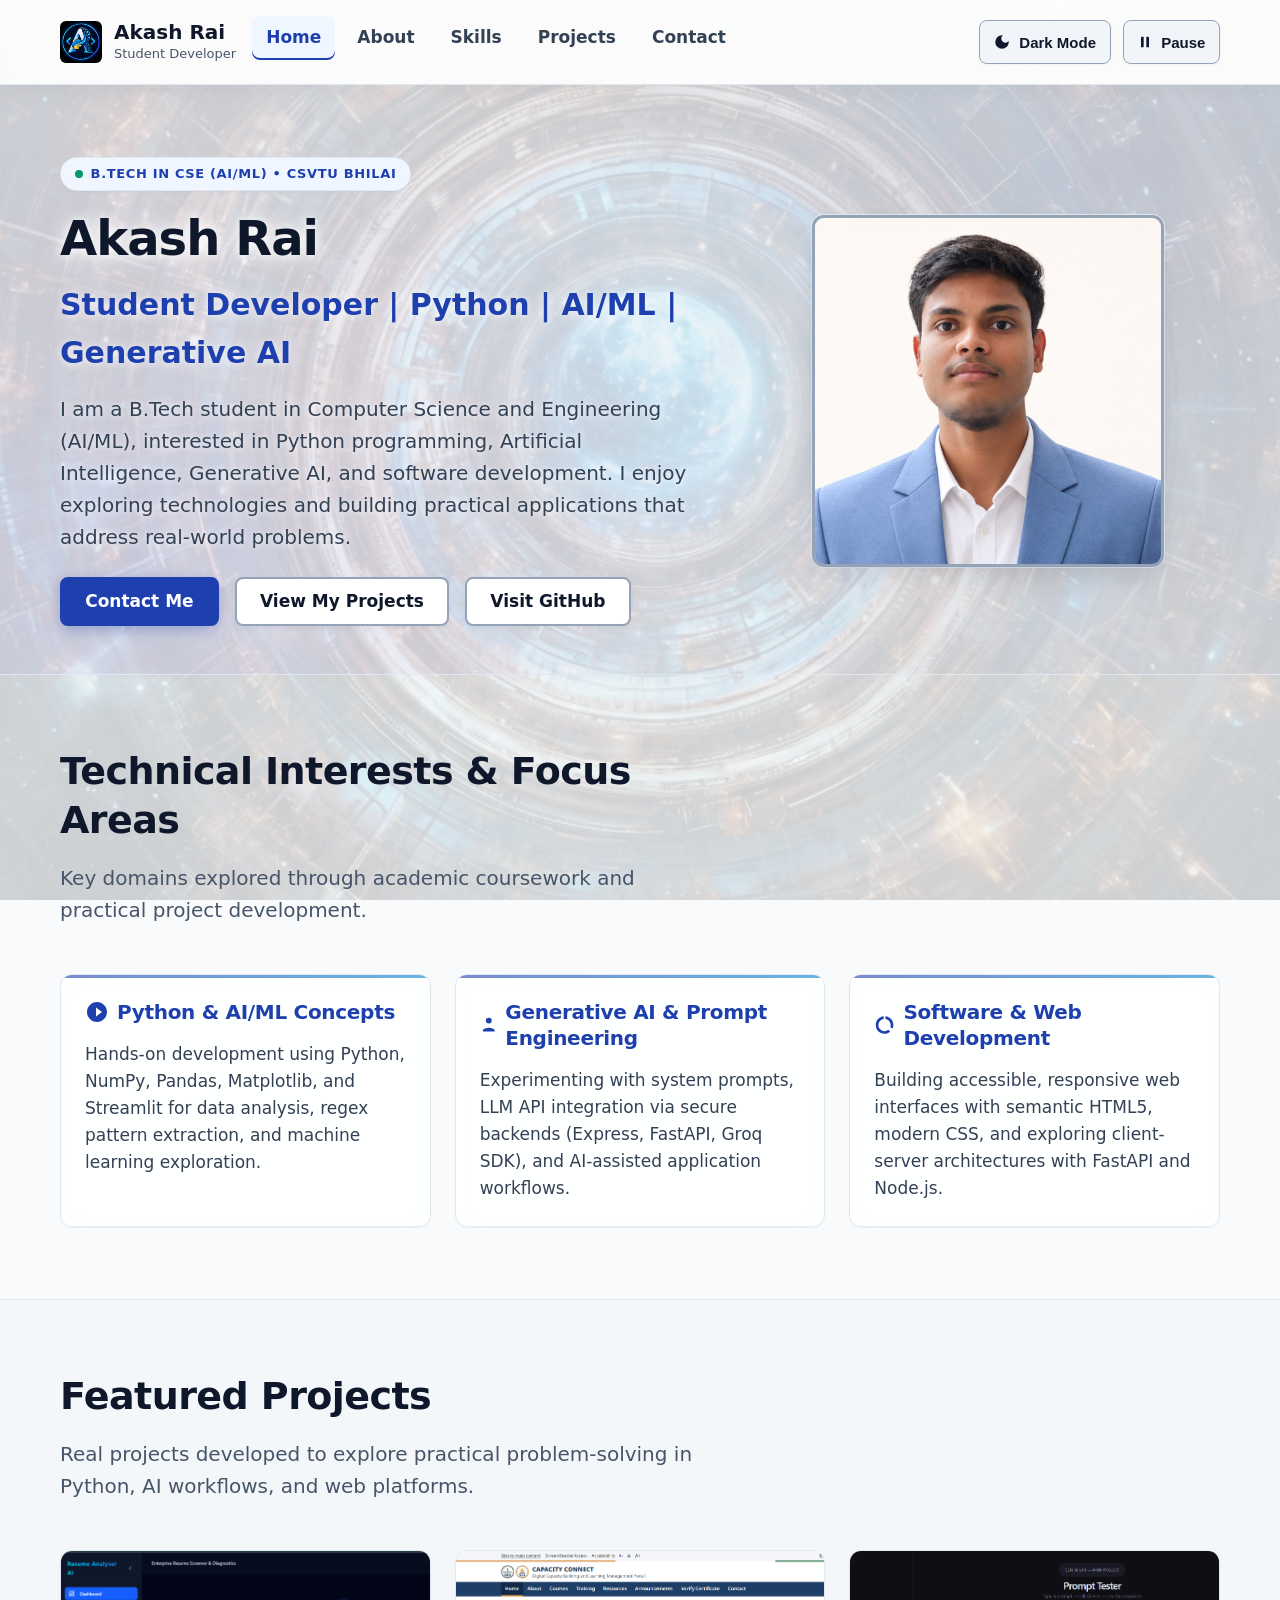
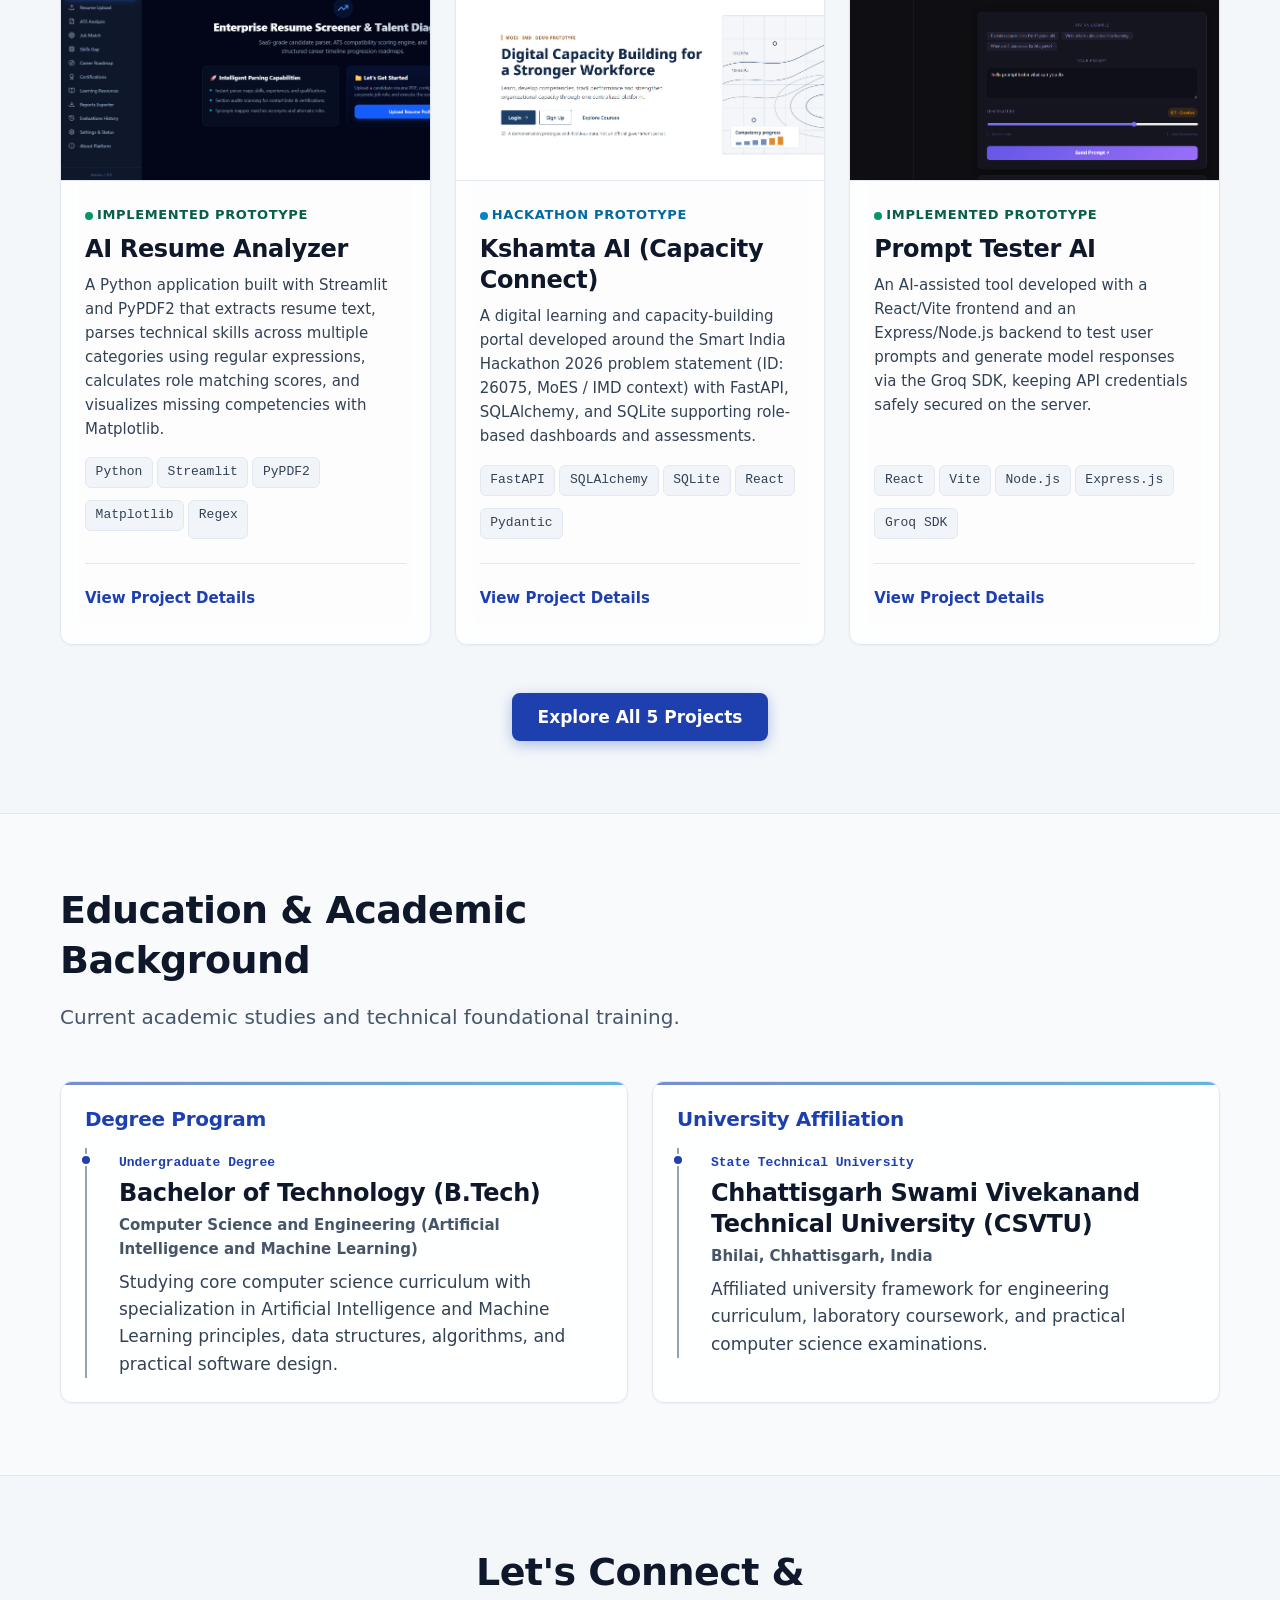
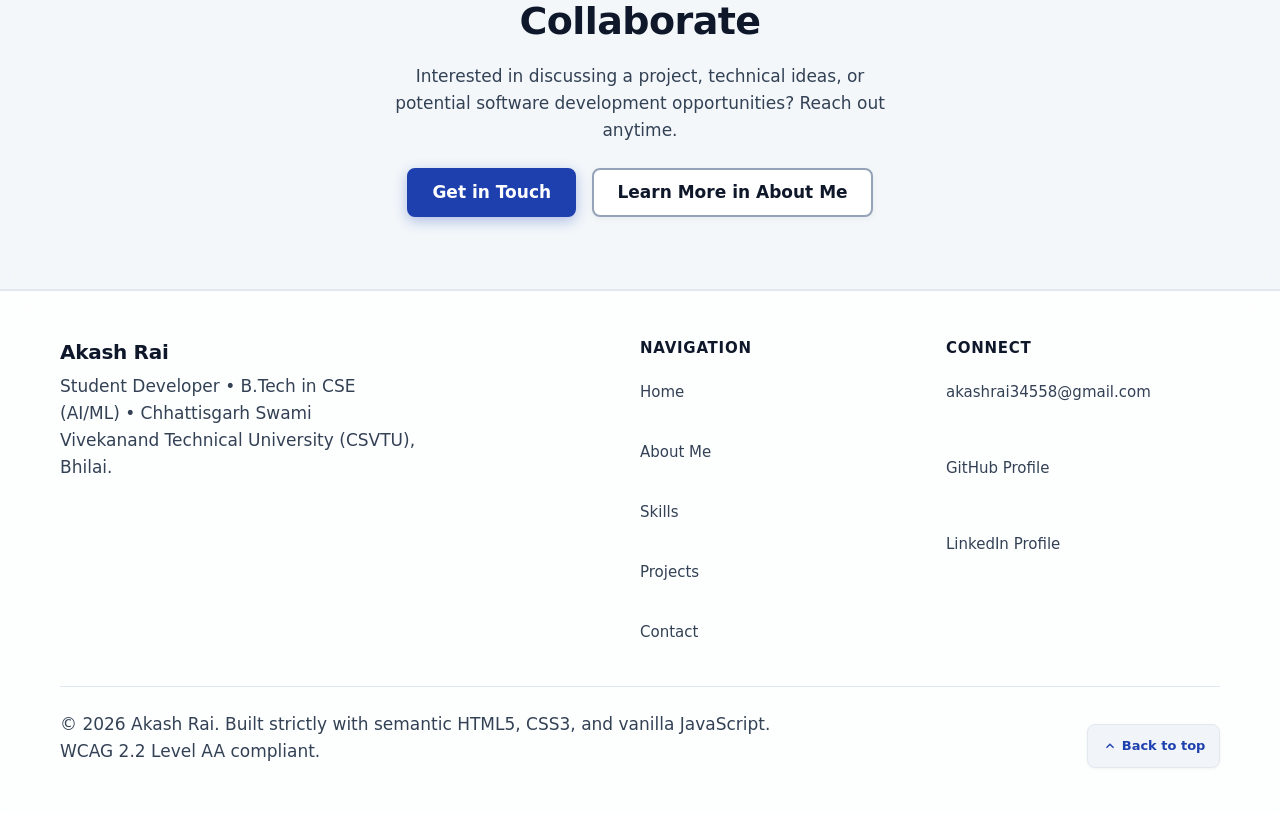
<file: index.html>
<!doctype html>
<html lang="en">
<head>
  <meta charset="UTF-8">
  <meta name="viewport" content="width=device-width, initial-scale=1.0">
  <title>Akash Rai | Student Developer &bull; Python, AI/ML &amp; Generative AI</title>
  <meta name="description" content="Personal portfolio of Akash Rai, a B.Tech CSE (AI/ML) student at CSVTU Bhilai, interested in Python programming, AI/ML concepts, Generative AI, and software development.">
  <meta name="author" content="Akash Rai">
  <link rel="canonical" href="https://pycoderakash.github.io/My_Portfolio/index.html">

  <!-- Open Graph / Social Metadata -->
  <meta property="og:title" content="Akash Rai | Student Developer &bull; Python, AI/ML &amp; Generative AI">
  <meta property="og:description" content="Explore real projects and software development work by Akash Rai, including AI Resume Analyzer, Kshamta AI, and Prompt Tester AI.">
  <meta property="og:type" content="website">
  <meta property="og:url" content="https://pycoderakash.github.io/My_Portfolio/index.html">
  <meta property="og:site_name" content="Akash Rai Portfolio">
  <meta property="og:locale" content="en_US">
  <meta property="og:image" content="https://pycoderakash.github.io/My_Portfolio/assets/images/Akash_rai.jpeg">

  <!-- Twitter Metadata -->
  <meta name="twitter:card" content="summary_large_image">
  <meta name="twitter:title" content="Akash Rai | Student Developer">
  <meta name="twitter:description" content="B.Tech student in CSE (AI/ML) exploring Python, AI/ML, and practical application development.">
  <meta name="twitter:image" content="https://pycoderakash.github.io/My_Portfolio/assets/images/Akash_rai.jpeg">

  <!-- Favicon -->
  <link rel="icon" type="image/svg+xml" href="assets/icons/favicon.svg">
  <link rel="apple-touch-icon" href="assets/icons/logo.jpeg">

  <!-- Early Theme Initialization to Prevent FOUC / Theme Flash -->
  <script>
    (function () {
      try {
        var s = localStorage.getItem('portfolio-theme-preference');
        var theme = (s === 'dark' || s === 'light')
          ? s
          : (window.matchMedia && window.matchMedia('(prefers-color-scheme: dark)').matches ? 'dark' : 'light');
        document.documentElement.setAttribute('data-theme', theme);
      } catch (e) {
        var fallback = window.matchMedia && window.matchMedia('(prefers-color-scheme: dark)').matches ? 'dark' : 'light';
        document.documentElement.setAttribute('data-theme', fallback);
      }
    })();
  </script>

  <!-- Stylesheet -->
  <link rel="stylesheet" href="assets/css/styles.css">

  <!-- Structured Data: JSON-LD -->
  <script type="application/ld+json">
  {
    "@context": "https://schema.org",
    "@graph": [
      {
        "@type": "Person",
        "name": "Akash Rai",
        "jobTitle": "Student Developer",
        "email": "akashrai34558@gmail.com",
        "sameAs": [
          "https://github.com/pycoderakash",
          "https://www.linkedin.com/in/akash-rai-3927593b9"
        ],
        "description": "B.Tech student in Computer Science and Engineering (Artificial Intelligence and Machine Learning) at Chhattisgarh Swami Vivekanand Technical University (CSVTU), Bhilai.",
        "affiliation": {
          "@type": "CollegeOrUniversity",
          "name": "Chhattisgarh Swami Vivekanand Technical University (CSVTU), Bhilai"
        },
        "knowsAbout": [
          "Python",
          "Artificial Intelligence and Machine Learning",
          "Generative AI",
          "Prompt Engineering",
          "Web Development",
          "FastAPI",
          "Streamlit"
        ]
      },
      {
        "@type": "WebSite",
        "name": "Akash Rai Portfolio"
      }
    ]
  }
  </script>
</head>
<body>
  <!-- Bypass Block: Skip link for keyboard and screen reader users -->
  <a href="#main-content" class="skip-link">Skip to main content</a>

  <!-- Global 3D Programming Universe Canvas Background -->
  <div class="site-bg-canvas-container hero__canvas-container" id="hero-3d-container" aria-hidden="true">
    <canvas id="hero-3d-canvas" class="site-bg-canvas hero__canvas"></canvas>
  </div>

  <!-- Site Header Landmark -->
  <header class="site-header">
    <div class="container site-header__container">
      <a href="index.html" class="site-brand" aria-label="Akash Rai Portfolio, Home">
        <img src="assets/icons/logo.jpeg" alt="" class="site-logo site-brand__logo" width="42" height="42">
        <span class="site-brand__info">
          <span class="brand-name">Akash Rai</span>
          <span class="brand-role">Student Developer</span>
        </span>
      </a>

      <div class="header-actions">
        <!-- Theme Toggle Button -->
        <button type="button" id="theme-toggle" class="theme-toggle" aria-pressed="false" aria-label="Toggle color theme">
          <svg class="theme-toggle__icon" viewBox="0 0 24 24" aria-hidden="true" width="18" height="18">
            <path d="M12 3a9 9 0 1 0 9 9c0-.46-.04-.92-.1-1.36a5.389 5.389 0 0 1-4.4 2.26 5.403 5.403 0 0 1-3.14-9.8c-.44-.06-.9-.1-1.36-.1z" fill="currentColor"/>
          </svg>
          <span class="theme-toggle__text">Dark Mode</span>
        </button>
        <!-- Accessible 3D Animation Pause/Resume Control -->
        <button type="button" id="animation-toggle" class="theme-toggle animation-toggle-btn" aria-pressed="false" aria-label="Pause 3D background animation" title="Pause 3D animation (Shortcut: P)">
          <svg class="anim-icon anim-icon--pause" viewBox="0 0 24 24" aria-hidden="true" width="16" height="16">
            <rect x="6" y="4" width="4" height="16" rx="1" fill="currentColor"/>
            <rect x="14" y="4" width="4" height="16" rx="1" fill="currentColor"/>
          </svg>
          <svg class="anim-icon anim-icon--play" viewBox="0 0 24 24" aria-hidden="true" width="16" height="16" style="display: none;">
            <path d="M8 5v14l11-7z" fill="currentColor"/>
          </svg>
          <span class="anim-toggle__text">Pause</span>
        </button>

        <!-- Responsive Mobile Navigation Toggle -->
        <button type="button" id="menu-toggle" class="menu-toggle" aria-expanded="false" aria-controls="primary-nav" aria-label="Open navigation menu">
          <svg class="menu-toggle__icon" viewBox="0 0 24 24" aria-hidden="true" width="20" height="20">
            <path d="M3 6h18v2H3V6zm0 5h18v2H3v-2zm0 5h18v2H3v-2z" fill="currentColor"/>
          </svg>
          <span>Menu</span>
        </button>
      </div>

      <!-- Primary Navigation Landmark -->
      <nav id="primary-nav" class="primary-nav" aria-label="Primary Navigation">
        <ul class="primary-nav__list">
          <li><a href="index.html" class="primary-nav__link" aria-current="page">Home</a></li>
          <li><a href="about.html" class="primary-nav__link">About</a></li>
          <li><a href="skills.html" class="primary-nav__link">Skills</a></li>
          <li><a href="projects.html" class="primary-nav__link">Projects</a></li>
          <li><a href="contact.html" class="primary-nav__link">Contact</a></li>
        </ul>
      </nav>
    </div>
  </header>

  <!-- Primary Main Landmark -->
  <main id="main-content" tabindex="-1">
    <!-- Hero Section with Immersive 3D WebGL Neural Background -->
    <section class="hero" aria-labelledby="hero-title">
      <div class="container hero__inner">
        <div class="hero__content">
          <span class="hero__badge">
            <span class="hero__badge-indicator" aria-hidden="true"></span>
            B.Tech in CSE (AI/ML) &bull; CSVTU Bhilai
          </span>
          <h1 id="hero-title" class="hero__title">Akash Rai</h1>
          <p class="hero__subtitle">Student Developer | Python | AI/ML | Generative AI</p>
          <p class="hero__bio">
            I am a B.Tech student in Computer Science and Engineering (AI/ML), interested in Python programming, Artificial Intelligence, Generative AI, and software development. I enjoy exploring technologies and building practical applications that address real-world problems.
          </p>
          <div class="btn-group">
            <a href="contact.html" class="btn btn--primary">Contact Me</a>
            <a href="projects.html" class="btn btn--secondary">View My Projects</a>
            <a href="https://github.com/pycoderakash" class="btn btn--secondary" target="_blank" rel="noopener noreferrer">Visit GitHub <span class="sr-only">(opens in new tab)</span></a>
          </div>
        </div>

        <div class="hero__media">
          <figure class="hero__figure">
            <img src="assets/images/Akash_rai.jpeg" alt="Akash Rai" class="profile-image" width="350" height="350">
            <figcaption class="sr-only">Photograph of Akash Rai, Student Developer</figcaption>
          </figure>
        </div>
      </div>
    </section>

    <!-- Engineering Principles & Focus Areas -->
    <section class="section" aria-labelledby="focus-heading">
      <div class="container">
        <header class="section-header">
          <h2 id="focus-heading">Technical Interests &amp; Focus Areas</h2>
          <p>Key domains explored through academic coursework and practical project development.</p>
        </header>

        <div class="grid grid--3col">
          <article class="skills-group">
            <h3 class="skills-group__title">
              <svg width="24" height="24" viewBox="0 0 24 24" aria-hidden="true" fill="currentColor">
                <path d="M12 2C6.48 2 2 6.48 2 12s4.48 10 10 10 10-4.48 10-10S17.52 2 12 2zm-1 14.5v-9l6 4.5-6 4.5z"/>
              </svg>
              Python &amp; AI/ML Concepts
            </h3>
            <p>Hands-on development using Python, NumPy, Pandas, Matplotlib, and Streamlit for data analysis, regex pattern extraction, and machine learning exploration.</p>
          </article>

          <article class="skills-group">
            <h3 class="skills-group__title">
              <svg width="24" height="24" viewBox="0 0 24 24" aria-hidden="true" fill="currentColor">
                <path d="M12 2a4 4 0 1 0 0 8 4 4 0 0 0 0-8zm-8 17.5c0-2.5 5.3-3.8 8-3.8s8 1.3 8 3.8V21H4v-1.5z"/>
              </svg>
              Generative AI &amp; Prompt Engineering
            </h3>
            <p>Experimenting with system prompts, LLM API integration via secure backends (Express, FastAPI, Groq SDK), and AI-assisted application workflows.</p>
          </article>

          <article class="skills-group">
            <h3 class="skills-group__title">
              <svg width="24" height="24" viewBox="0 0 24 24" aria-hidden="true" fill="currentColor">
                <path d="M13 2.05v3.03c3.39.49 6 3.39 6 6.92 0 .9-.18 1.75-.48 2.54l2.6 1.53c.56-1.24.88-2.62.88-4.07 0-5.18-3.95-9.45-9-9.95zM12 19c-3.87 0-7-3.13-7-7 0-3.53 2.61-6.43 6-6.92V2.05c-5.05.5-9 4.77-9 9.95 0 5.52 4.48 10 10 10 2.45 0 4.69-.89 6.43-2.36l-2.14-2.14c-1.2.95-2.68 1.5-4.29 1.5z"/>
              </svg>
              Software &amp; Web Development
            </h3>
            <p>Building accessible, responsive web interfaces with semantic HTML5, modern CSS, and exploring client-server architectures with FastAPI and Node.js.</p>
          </article>
        </div>
      </div>
    </section>

    <!-- Featured Projects Section -->
    <section class="section section--alt" aria-labelledby="featured-projects-heading">
      <div class="container">
        <header class="section-header">
          <h2 id="featured-projects-heading">Featured Projects</h2>
          <p>Real projects developed to explore practical problem-solving in Python, AI workflows, and web platforms.</p>
        </header>

        <div class="grid grid--3col">
          <!-- Project 1: AI Resume Analyzer -->
          <article class="project-card">
            <figure class="project-card__figure">
              <img src="assets/images/resume-analyser-ai.png" alt="Resume Analyser AI dashboard interface showing Enterprise Resume Screener and Talent Diagnostics" width="1024" height="488" loading="lazy">
              <figcaption class="sr-only">Resume Analyser AI opening interface</figcaption>
            </figure>
            <div class="project-card__body">
              <span class="project-card__status">
                <span class="project-card__status-dot" aria-hidden="true"></span>
                Implemented Prototype
              </span>
              <h3 class="project-card__title">AI Resume Analyzer</h3>
              <p class="project-card__desc">
                A Python application built with Streamlit and PyPDF2 that extracts resume text, parses technical skills across multiple categories using regular expressions, calculates role matching scores, and visualizes missing competencies with Matplotlib.
              </p>
              <ul class="project-card__tech" aria-label="Technologies used in AI Resume Analyzer">
                <li class="project-card__tag">Python</li>
                <li class="project-card__tag">Streamlit</li>
                <li class="project-card__tag">PyPDF2</li>
                <li class="project-card__tag">Matplotlib</li>
                <li class="project-card__tag">Regex</li>
              </ul>
              <div class="project-card__actions">
                <a href="projects.html#project-resume-analyzer" class="project-card__link">
                  View Project Details
                  <span class="sr-only">for AI Resume Analyzer</span>
                </a>
              </div>
            </div>
          </article>

          <!-- Project 2: Kshamta AI -->
          <article class="project-card">
            <figure class="project-card__figure">
              <img src="assets/images/kshamta-ai.png" alt="Capacity Connect (Kshamta AI) digital capacity building and learning management portal interface" width="1024" height="491" loading="lazy">
              <figcaption class="sr-only">Capacity Connect (Kshamta AI) portal opening interface</figcaption>
            </figure>
            <div class="project-card__body">
              <span class="project-card__status project-card__status--prototype">
                <span class="project-card__status-dot" aria-hidden="true"></span>
                Hackathon Prototype
              </span>
              <h3 class="project-card__title">Kshamta AI (Capacity Connect)</h3>
              <p class="project-card__desc">
                A digital learning and capacity-building portal developed around the Smart India Hackathon 2026 problem statement (ID: 26075, MoES / IMD context) with FastAPI, SQLAlchemy, and SQLite supporting role-based dashboards and assessments.
              </p>
              <ul class="project-card__tech" aria-label="Technologies used in Kshamta AI">
                <li class="project-card__tag">FastAPI</li>
                <li class="project-card__tag">SQLAlchemy</li>
                <li class="project-card__tag">SQLite</li>
                <li class="project-card__tag">React</li>
                <li class="project-card__tag">Pydantic</li>
              </ul>
              <div class="project-card__actions">
                <a href="projects.html#project-kshamta" class="project-card__link">
                  View Project Details
                  <span class="sr-only">for Kshamta AI</span>
                </a>
              </div>
            </div>
          </article>

          <!-- Project 3: Prompt Tester AI -->
          <article class="project-card">
            <figure class="project-card__figure">
              <img src="assets/images/prompt-tester-ai.png" alt="Prompt Tester opening interface showing prompt input, example prompts, temperature slider, and model execution controls" width="1024" height="482" loading="lazy">
              <figcaption class="sr-only">Prompt Tester AI opening interface</figcaption>
            </figure>
            <div class="project-card__body">
              <span class="project-card__status">
                <span class="project-card__status-dot" aria-hidden="true"></span>
                Implemented Prototype
              </span>
              <h3 class="project-card__title">Prompt Tester AI</h3>
              <p class="project-card__desc">
                An AI-assisted tool developed with a React/Vite frontend and an Express/Node.js backend to test user prompts and generate model responses via the Groq SDK, keeping API credentials safely secured on the server.
              </p>
              <ul class="project-card__tech" aria-label="Technologies used in Prompt Tester AI">
                <li class="project-card__tag">React</li>
                <li class="project-card__tag">Vite</li>
                <li class="project-card__tag">Node.js</li>
                <li class="project-card__tag">Express.js</li>
                <li class="project-card__tag">Groq SDK</li>
              </ul>
              <div class="project-card__actions">
                <a href="projects.html#project-prompt-tester" class="project-card__link">
                  View Project Details
                  <span class="sr-only">for Prompt Tester AI</span>
                </a>
              </div>
            </div>
          </article>
        </div>

        <div class="btn-group" style="justify-content: center; margin-block-start: var(--space-2xl);">
          <a href="projects.html" class="btn btn--primary">Explore All 5 Projects</a>
        </div>
      </div>
    </section>

    <!-- Education Context Section -->
    <section class="section" aria-labelledby="education-summary-heading">
      <div class="container">
        <header class="section-header">
          <h2 id="education-summary-heading">Education &amp; Academic Background</h2>
          <p>Current academic studies and technical foundational training.</p>
        </header>

        <div class="grid grid--2col">
          <article class="skills-group">
            <h3 class="skills-group__title">Degree Program</h3>
            <ol class="timeline-list">
              <li class="timeline-item">
                <span class="timeline-item__date">Undergraduate Degree</span>
                <h4 class="timeline-item__title">Bachelor of Technology (B.Tech)</h4>
                <p class="timeline-item__org">Computer Science and Engineering (Artificial Intelligence and Machine Learning)</p>
                <p class="timeline-item__desc">
                  Studying core computer science curriculum with specialization in Artificial Intelligence and Machine Learning principles, data structures, algorithms, and practical software design.
                </p>
              </li>
            </ol>
          </article>

          <article class="skills-group">
            <h3 class="skills-group__title">University Affiliation</h3>
            <ol class="timeline-list">
              <li class="timeline-item">
                <span class="timeline-item__date">State Technical University</span>
                <h4 class="timeline-item__title">Chhattisgarh Swami Vivekanand Technical University (CSVTU)</h4>
                <p class="timeline-item__org">Bhilai, Chhattisgarh, India</p>
                <p class="timeline-item__desc">
                  Affiliated university framework for engineering curriculum, laboratory coursework, and practical computer science examinations.
                </p>
              </li>
            </ol>
          </article>
        </div>
      </div>
    </section>

    <!-- Contact Call to Action Section -->
    <section class="section section--alt" aria-labelledby="cta-heading">
      <div class="container" style="text-align: center; max-width: 55ch; margin-inline: auto;">
        <h2 id="cta-heading">Let's Connect &amp; Collaborate</h2>
        <p>
          Interested in discussing a project, technical ideas, or potential software development opportunities? Reach out anytime.
        </p>
        <div class="btn-group" style="justify-content: center;">
          <a href="contact.html" class="btn btn--primary">Get in Touch</a>
          <a href="about.html" class="btn btn--secondary">Learn More in About Me</a>
        </div>
      </div>
    </section>
  </main>

  <!-- Site Footer Landmark -->
  <footer class="site-footer">
    <div class="container site-footer__inner">
      <div class="site-footer__top">
        <div class="site-footer__brand">
          <h3 class="site-footer__title">Akash Rai</h3>
          <p>
            Student Developer &bull; B.Tech in CSE (AI/ML) &bull; Chhattisgarh Swami Vivekanand Technical University (CSVTU), Bhilai.
          </p>
        </div>

        <nav class="site-footer__nav" aria-label="Footer Quick Links">
          <h4 class="site-footer__nav-title">Navigation</h4>
          <ul class="site-footer__list">
            <li><a href="index.html" class="site-footer__link" aria-current="page">Home</a></li>
            <li><a href="about.html" class="site-footer__link">About Me</a></li>
            <li><a href="skills.html" class="site-footer__link">Skills</a></li>
            <li><a href="projects.html" class="site-footer__link">Projects</a></li>
            <li><a href="contact.html" class="site-footer__link">Contact</a></li>
          </ul>
        </nav>

        <div>
          <h4 class="site-footer__nav-title">Connect</h4>
          <address class="contact-address">
            <p><a href="mailto:akashrai34558@gmail.com" class="site-footer__link" data-profile-link="email" data-profile-text>akashrai34558@gmail.com</a></p>
            <p><a href="https://github.com/pycoderakash" class="site-footer__link" data-profile-link="github" target="_blank" rel="noopener noreferrer">GitHub Profile <span class="sr-only">(opens in new tab)</span></a></p>
            <p><a href="https://www.linkedin.com/in/akash-rai-3927593b9" class="site-footer__link" data-profile-link="linkedin" target="_blank" rel="noopener noreferrer">LinkedIn Profile <span class="sr-only">(opens in new tab)</span></a></p>
          </address>
        </div>
      </div>

      <div class="site-footer__bottom">
        <p>&copy; 2026 Akash Rai. Built strictly with semantic HTML5, CSS3, and vanilla JavaScript. WCAG 2.2 Level AA compliant.</p>
        <a href="#main-content" class="back-to-top">
          <svg width="16" height="16" viewBox="0 0 24 24" aria-hidden="true" fill="currentColor">
            <path d="M7.41 15.41L12 10.83l4.59 4.58L18 14l-6-6-6 6z"/>
          </svg>
          Back to top
        </a>
      </div>
    </div>
  </footer>

  <!-- Scripts -->
  <script src="assets/js/main.js" defer></script>
  <script src="assets/js/three.min.js" defer></script>
  <script src="assets/js/GLTFLoader.js" defer></script>
  <script src="assets/js/3d-universe.js" defer></script>
</body>
</html>
</file>
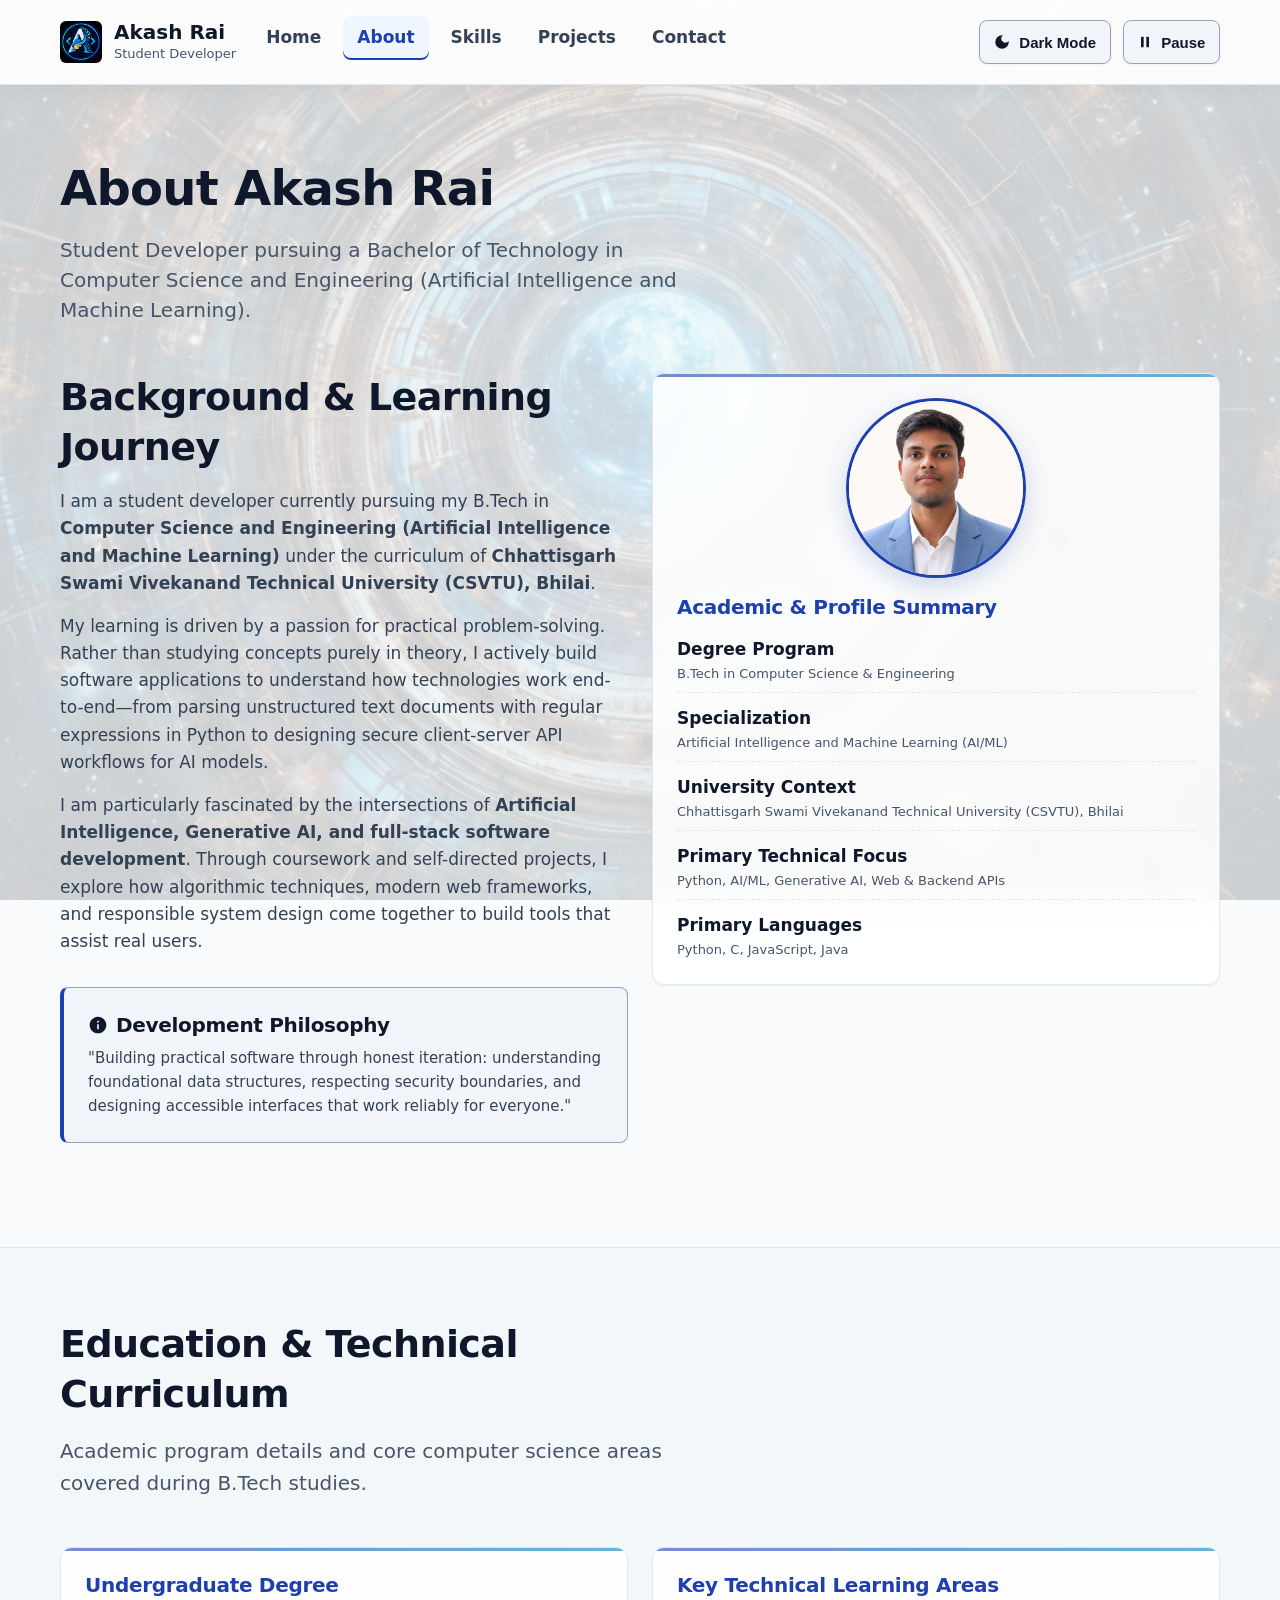
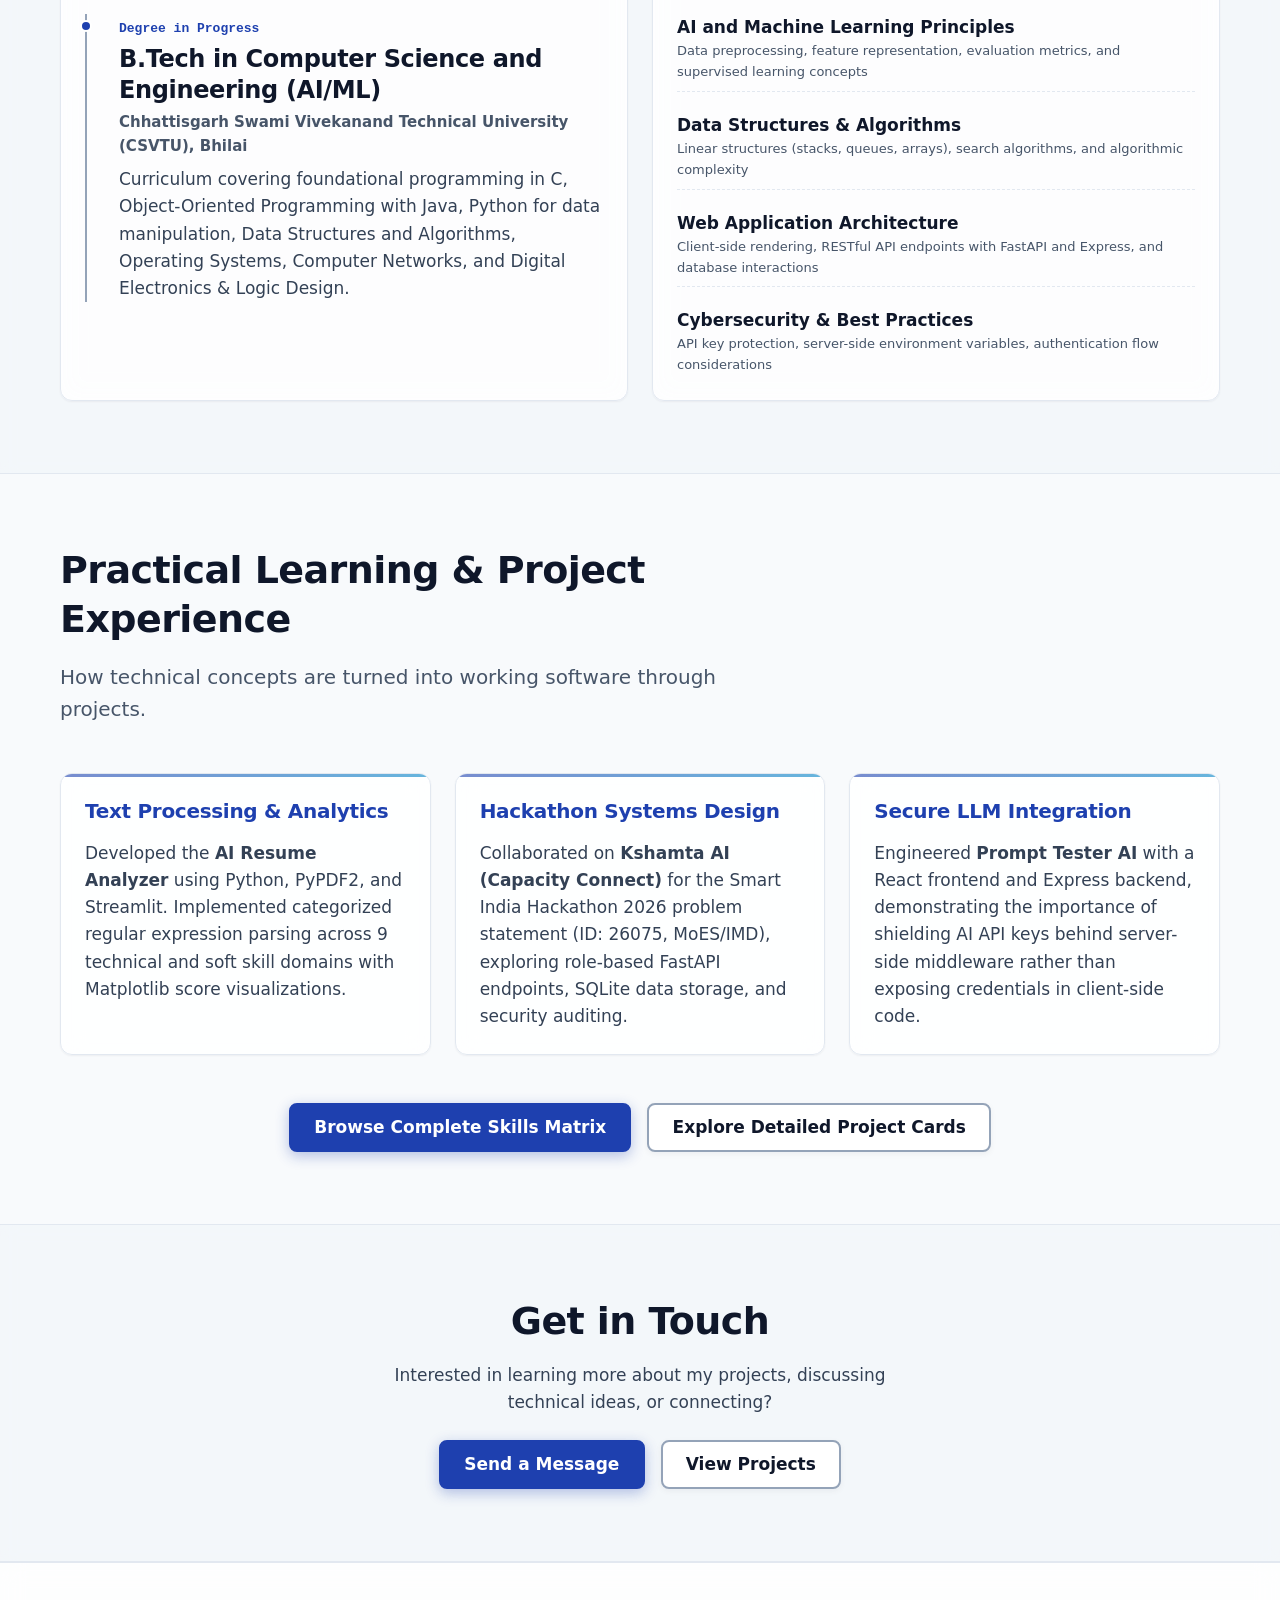
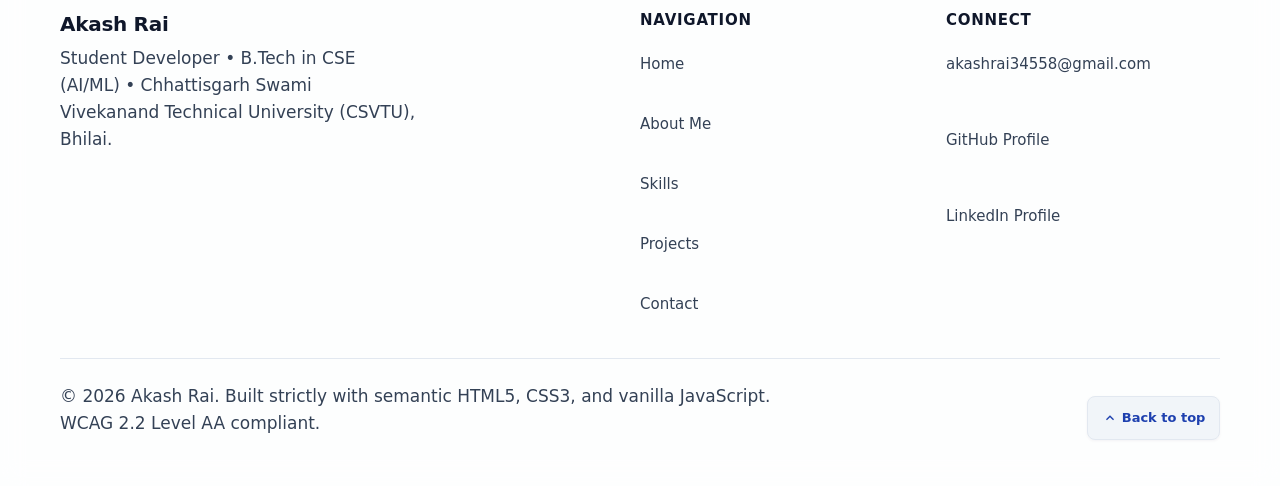
<file: about.html>
<!doctype html>
<html lang="en">
<head>
  <meta charset="UTF-8">
  <meta name="viewport" content="width=device-width, initial-scale=1.0">
  <title>About Akash Rai | Student Developer &bull; B.Tech CSE (AI/ML)</title>
  <meta name="description" content="Learn about Akash Rai, a B.Tech CSE (AI/ML) student at CSVTU Bhilai, focusing on Python, AI/ML development, Generative AI workflows, and software engineering.">
  <meta name="author" content="Akash Rai">
  <link rel="canonical" href="https://pycoderakash.github.io/My_Portfolio/about.html">

  <!-- Open Graph / Social Metadata -->
  <meta property="og:title" content="About Akash Rai | Student Developer &bull; B.Tech CSE (AI/ML)">
  <meta property="og:description" content="Background, educational context at CSVTU Bhilai, technical interests, and development philosophy of Akash Rai.">
  <meta property="og:type" content="profile">
  <meta property="og:url" content="https://pycoderakash.github.io/My_Portfolio/about.html">
  <meta property="og:site_name" content="Akash Rai Portfolio">
  <meta property="og:locale" content="en_US">
  <meta property="og:image" content="https://pycoderakash.github.io/My_Portfolio/assets/images/Akash_rai.jpeg">

  <!-- Twitter Metadata -->
  <meta name="twitter:card" content="summary_large_image">
  <meta name="twitter:title" content="About Akash Rai | Student Developer">
  <meta name="twitter:description" content="Academic context, technical interests in Python, AI/ML, and software engineering.">
  <meta name="twitter:image" content="https://pycoderakash.github.io/My_Portfolio/assets/images/Akash_rai.jpeg">

  <!-- Favicon -->
  <link rel="icon" type="image/svg+xml" href="assets/icons/favicon.svg">
  <link rel="apple-touch-icon" href="assets/icons/logo.jpeg">

  <!-- Early Theme Initialization to Prevent FOUC / Theme Flash -->
  <script>
    (function () {
      try {
        var s = localStorage.getItem('portfolio-theme-preference');
        var theme = (s === 'dark' || s === 'light')
          ? s
          : (window.matchMedia && window.matchMedia('(prefers-color-scheme: dark)').matches ? 'dark' : 'light');
        document.documentElement.setAttribute('data-theme', theme);
      } catch (e) {
        var fallback = window.matchMedia && window.matchMedia('(prefers-color-scheme: dark)').matches ? 'dark' : 'light';
        document.documentElement.setAttribute('data-theme', fallback);
      }
    })();
  </script>

  <!-- Stylesheet -->
  <link rel="stylesheet" href="assets/css/styles.css">

  <!-- Structured Data: JSON-LD -->
  <script type="application/ld+json">
  {
    "@context": "https://schema.org",
    "@type": "ProfilePage",
    "mainEntity": {
      "@type": "Person",
      "name": "Akash Rai",
      "jobTitle": "Student Developer",
      "email": "akashrai34558@gmail.com",
      "sameAs": [
        "https://github.com/pycoderakash",
        "https://www.linkedin.com/in/akash-rai-3927593b9"
      ],
      "affiliation": {
        "@type": "CollegeOrUniversity",
        "name": "Chhattisgarh Swami Vivekanand Technical University (CSVTU), Bhilai"
      },
      "description": "B.Tech student in Computer Science and Engineering (Artificial Intelligence and Machine Learning) exploring practical software engineering and AI applications."
    }
  }
  </script>
</head>
<body>
  <!-- Skip Link -->
  <a href="#main-content" class="skip-link">Skip to main content</a>

  <!-- Global 3D Programming Universe Canvas Background -->
  <div class="site-bg-canvas-container hero__canvas-container" id="hero-3d-container" aria-hidden="true">
    <canvas id="hero-3d-canvas" class="site-bg-canvas hero__canvas"></canvas>
  </div>

  <!-- Site Header Landmark -->
  <header class="site-header">
    <div class="container site-header__container">
      <a href="index.html" class="site-brand" aria-label="Akash Rai Portfolio, Home">
        <img src="assets/icons/logo.jpeg" alt="" class="site-logo site-brand__logo" width="42" height="42">
        <span class="site-brand__info">
          <span class="brand-name">Akash Rai</span>
          <span class="brand-role">Student Developer</span>
        </span>
      </a>

      <div class="header-actions">
        <!-- Theme Toggle Button -->
        <button type="button" id="theme-toggle" class="theme-toggle" aria-pressed="false" aria-label="Toggle color theme">
          <svg class="theme-toggle__icon" viewBox="0 0 24 24" aria-hidden="true" width="18" height="18">
            <path d="M12 3a9 9 0 1 0 9 9c0-.46-.04-.92-.1-1.36a5.389 5.389 0 0 1-4.4 2.26 5.403 5.403 0 0 1-3.14-9.8c-.44-.06-.9-.1-1.36-.1z" fill="currentColor"/>
          </svg>
          <span class="theme-toggle__text">Dark Mode</span>
        </button>
        <!-- Accessible 3D Animation Pause/Resume Control -->
        <button type="button" id="animation-toggle" class="theme-toggle animation-toggle-btn" aria-pressed="false" aria-label="Pause 3D background animation" title="Pause 3D animation (Shortcut: P)">
          <svg class="anim-icon anim-icon--pause" viewBox="0 0 24 24" aria-hidden="true" width="16" height="16">
            <rect x="6" y="4" width="4" height="16" rx="1" fill="currentColor"/>
            <rect x="14" y="4" width="4" height="16" rx="1" fill="currentColor"/>
          </svg>
          <svg class="anim-icon anim-icon--play" viewBox="0 0 24 24" aria-hidden="true" width="16" height="16" style="display: none;">
            <path d="M8 5v14l11-7z" fill="currentColor"/>
          </svg>
          <span class="anim-toggle__text">Pause</span>
        </button>

        <!-- Responsive Mobile Navigation Toggle -->
        <button type="button" id="menu-toggle" class="menu-toggle" aria-expanded="false" aria-controls="primary-nav" aria-label="Open navigation menu">
          <svg class="menu-toggle__icon" viewBox="0 0 24 24" aria-hidden="true" width="20" height="20">
            <path d="M3 6h18v2H3V6zm0 5h18v2H3v-2zm0 5h18v2H3v-2z" fill="currentColor"/>
          </svg>
          <span>Menu</span>
        </button>
      </div>

      <!-- Primary Navigation Landmark -->
      <nav id="primary-nav" class="primary-nav" aria-label="Primary Navigation">
        <ul class="primary-nav__list">
          <li><a href="index.html" class="primary-nav__link">Home</a></li>
          <li><a href="about.html" class="primary-nav__link" aria-current="page">About</a></li>
          <li><a href="skills.html" class="primary-nav__link">Skills</a></li>
          <li><a href="projects.html" class="primary-nav__link">Projects</a></li>
          <li><a href="contact.html" class="primary-nav__link">Contact</a></li>
        </ul>
      </nav>
    </div>
  </header>

  <!-- Primary Main Landmark -->
  <main id="main-content" tabindex="-1">
    <div class="container section">
      <header class="section-header">
        <h1>About Akash Rai</h1>
        <p class="lead-text">
          Student Developer pursuing a Bachelor of Technology in Computer Science and Engineering (Artificial Intelligence and Machine Learning).
        </p>
      </header>

      <!-- Biography & Overview Grid -->
      <div class="grid grid--2col" style="align-items: start;">
        <div>
          <h2 id="bio-subheading">Background &amp; Learning Journey</h2>
          <p>
            I am a student developer currently pursuing my B.Tech in <strong>Computer Science and Engineering (Artificial Intelligence and Machine Learning)</strong> under the curriculum of <strong>Chhattisgarh Swami Vivekanand Technical University (CSVTU), Bhilai</strong>.
          </p>
          <p>
            My learning is driven by a passion for practical problem-solving. Rather than studying concepts purely in theory, I actively build software applications to understand how technologies work end-to-end&mdash;from parsing unstructured text documents with regular expressions in Python to designing secure client-server API workflows for AI models.
          </p>
          <p>
            I am particularly fascinated by the intersections of <strong>Artificial Intelligence, Generative AI, and full-stack software development</strong>. Through coursework and self-directed projects, I explore how algorithmic techniques, modern web frameworks, and responsible system design come together to build tools that assist real users.
          </p>

          <!-- Development Approach Callout -->
          <div class="aside-callout">
            <h3 class="aside-callout__title">
              <svg width="20" height="20" viewBox="0 0 24 24" aria-hidden="true" fill="currentColor">
                <path d="M12 2C6.48 2 2 6.48 2 12s4.48 10 10 10 10-4.48 10-10S17.52 2 12 2zm1 15h-2v-6h2v6zm0-8h-2V7h2v2z"/>
              </svg>
              Development Philosophy
            </h3>
            <p>
              "Building practical software through honest iteration: understanding foundational data structures, respecting security boundaries, and designing accessible interfaces that work reliably for everyone."
            </p>
          </div>
        </div>

        <!-- Academic & Technical Context Card -->
        <aside aria-labelledby="quick-facts-heading">
          <div class="skills-group">
            <figure class="about__figure">
              <img src="assets/images/Akash_rai.jpeg" alt="Akash Rai" class="profile-image about__image" width="180" height="180">
              <figcaption class="sr-only">Photograph of Akash Rai, B.Tech CSE (AI/ML) Student Developer</figcaption>
            </figure>
            <h2 id="quick-facts-heading" class="skills-group__title">Academic &amp; Profile Summary</h2>
            <dl class="skills-list">
              <div class="skills-list__item">
                <dt class="skills-list__name">Degree Program</dt>
                <dd class="skills-list__detail">B.Tech in Computer Science &amp; Engineering</dd>
              </div>
              <div class="skills-list__item">
                <dt class="skills-list__name">Specialization</dt>
                <dd class="skills-list__detail">Artificial Intelligence and Machine Learning (AI/ML)</dd>
              </div>
              <div class="skills-list__item">
                <dt class="skills-list__name">University Context</dt>
                <dd class="skills-list__detail">Chhattisgarh Swami Vivekanand Technical University (CSVTU), Bhilai</dd>
              </div>
              <div class="skills-list__item">
                <dt class="skills-list__name">Primary Technical Focus</dt>
                <dd class="skills-list__detail">Python, AI/ML, Generative AI, Web &amp; Backend APIs</dd>
              </div>
              <div class="skills-list__item">
                <dt class="skills-list__name">Primary Languages</dt>
                <dd class="skills-list__detail">Python, C, JavaScript, Java</dd>
              </div>
            </dl>
          </div>
        </aside>
      </div>
    </div>

    <!-- Educational Context Section -->
    <section class="section section--alt" aria-labelledby="education-heading">
      <div class="container">
        <header class="section-header">
          <h2 id="education-heading">Education &amp; Technical Curriculum</h2>
          <p>Academic program details and core computer science areas covered during B.Tech studies.</p>
        </header>

        <div class="grid grid--2col">
          <article class="skills-group">
            <h3 class="skills-group__title">Undergraduate Degree</h3>
            <ol class="timeline-list">
              <li class="timeline-item">
                <span class="timeline-item__date">Degree in Progress</span>
                <h4 class="timeline-item__title">B.Tech in Computer Science and Engineering (AI/ML)</h4>
                <p class="timeline-item__org">Chhattisgarh Swami Vivekanand Technical University (CSVTU), Bhilai</p>
                <p class="timeline-item__desc">
                  Curriculum covering foundational programming in C, Object-Oriented Programming with Java, Python for data manipulation, Data Structures and Algorithms, Operating Systems, Computer Networks, and Digital Electronics &amp; Logic Design.
                </p>
              </li>
            </ol>
          </article>

          <article class="skills-group">
            <h3 class="skills-group__title">Key Technical Learning Areas</h3>
            <ul class="skills-list">
              <li class="skills-list__item">
                <strong class="skills-list__name">AI and Machine Learning Principles</strong>
                <span class="skills-list__detail">Data preprocessing, feature representation, evaluation metrics, and supervised learning concepts</span>
              </li>
              <li class="skills-list__item">
                <strong class="skills-list__name">Data Structures &amp; Algorithms</strong>
                <span class="skills-list__detail">Linear structures (stacks, queues, arrays), search algorithms, and algorithmic complexity</span>
              </li>
              <li class="skills-list__item">
                <strong class="skills-list__name">Web Application Architecture</strong>
                <span class="skills-list__detail">Client-side rendering, RESTful API endpoints with FastAPI and Express, and database interactions</span>
              </li>
              <li class="skills-list__item">
                <strong class="skills-list__name">Cybersecurity &amp; Best Practices</strong>
                <span class="skills-list__detail">API key protection, server-side environment variables, authentication flow considerations</span>
              </li>
            </ul>
          </article>
        </div>
      </div>
    </section>

    <!-- Technical Approach & Practical Learning -->
    <section class="section" aria-labelledby="approach-heading">
      <div class="container">
        <header class="section-header">
          <h2 id="approach-heading">Practical Learning &amp; Project Experience</h2>
          <p>How technical concepts are turned into working software through projects.</p>
        </header>

        <div class="grid grid--3col">
          <article class="skills-group">
            <h3 class="skills-group__title">Text Processing &amp; Analytics</h3>
            <p>
              Developed the <strong>AI Resume Analyzer</strong> using Python, PyPDF2, and Streamlit. Implemented categorized regular expression parsing across 9 technical and soft skill domains with Matplotlib score visualizations.
            </p>
          </article>

          <article class="skills-group">
            <h3 class="skills-group__title">Hackathon Systems Design</h3>
            <p>
              Collaborated on <strong>Kshamta AI (Capacity Connect)</strong> for the Smart India Hackathon 2026 problem statement (ID: 26075, MoES/IMD), exploring role-based FastAPI endpoints, SQLite data storage, and security auditing.
            </p>
          </article>

          <article class="skills-group">
            <h3 class="skills-group__title">Secure LLM Integration</h3>
            <p>
              Engineered <strong>Prompt Tester AI</strong> with a React frontend and Express backend, demonstrating the importance of shielding AI API keys behind server-side middleware rather than exposing credentials in client-side code.
            </p>
          </article>
        </div>

        <div class="btn-group" style="justify-content: center; margin-block-start: var(--space-2xl);">
          <a href="skills.html" class="btn btn--primary">Browse Complete Skills Matrix</a>
          <a href="projects.html" class="btn btn--secondary">Explore Detailed Project Cards</a>
        </div>
      </div>
    </section>

    <!-- Contact Call to Action -->
    <section class="section section--alt" aria-labelledby="about-cta-heading">
      <div class="container" style="text-align: center; max-width: 55ch; margin-inline: auto;">
        <h2 id="about-cta-heading">Get in Touch</h2>
        <p>
          Interested in learning more about my projects, discussing technical ideas, or connecting?
        </p>
        <div class="btn-group" style="justify-content: center;">
          <a href="contact.html" class="btn btn--primary">Send a Message</a>
          <a href="projects.html" class="btn btn--secondary">View Projects</a>
        </div>
      </div>
    </section>
  </main>

  <!-- Site Footer Landmark -->
  <footer class="site-footer">
    <div class="container site-footer__inner">
      <div class="site-footer__top">
        <div class="site-footer__brand">
          <h3 class="site-footer__title">Akash Rai</h3>
          <p>
            Student Developer &bull; B.Tech in CSE (AI/ML) &bull; Chhattisgarh Swami Vivekanand Technical University (CSVTU), Bhilai.
          </p>
        </div>

        <nav class="site-footer__nav" aria-label="Footer Quick Links">
          <h4 class="site-footer__nav-title">Navigation</h4>
          <ul class="site-footer__list">
            <li><a href="index.html" class="site-footer__link">Home</a></li>
            <li><a href="about.html" class="site-footer__link" aria-current="page">About Me</a></li>
            <li><a href="skills.html" class="site-footer__link">Skills</a></li>
            <li><a href="projects.html" class="site-footer__link">Projects</a></li>
            <li><a href="contact.html" class="site-footer__link">Contact</a></li>
          </ul>
        </nav>

        <div>
          <h4 class="site-footer__nav-title">Connect</h4>
          <address class="contact-address">
            <p><a href="mailto:akashrai34558@gmail.com" class="site-footer__link" data-profile-link="email" data-profile-text>akashrai34558@gmail.com</a></p>
            <p><a href="https://github.com/pycoderakash" class="site-footer__link" data-profile-link="github" target="_blank" rel="noopener noreferrer">GitHub Profile <span class="sr-only">(opens in new tab)</span></a></p>
            <p><a href="https://www.linkedin.com/in/akash-rai-3927593b9" class="site-footer__link" data-profile-link="linkedin" target="_blank" rel="noopener noreferrer">LinkedIn Profile <span class="sr-only">(opens in new tab)</span></a></p>
          </address>
        </div>
      </div>

      <div class="site-footer__bottom">
        <p>&copy; 2026 Akash Rai. Built strictly with semantic HTML5, CSS3, and vanilla JavaScript. WCAG 2.2 Level AA compliant.</p>
        <a href="#main-content" class="back-to-top">
          <svg width="16" height="16" viewBox="0 0 24 24" aria-hidden="true" fill="currentColor">
            <path d="M7.41 15.41L12 10.83l4.59 4.58L18 14l-6-6-6 6z"/>
          </svg>
          Back to top
        </a>
      </div>
    </div>
  </footer>

  <!-- Scripts -->
  <script src="assets/js/main.js" defer></script>
  <script src="assets/js/three.min.js" defer></script>
  <script src="assets/js/GLTFLoader.js" defer></script>
  <script src="assets/js/3d-universe.js" defer></script>
</body>
</html>
</file>
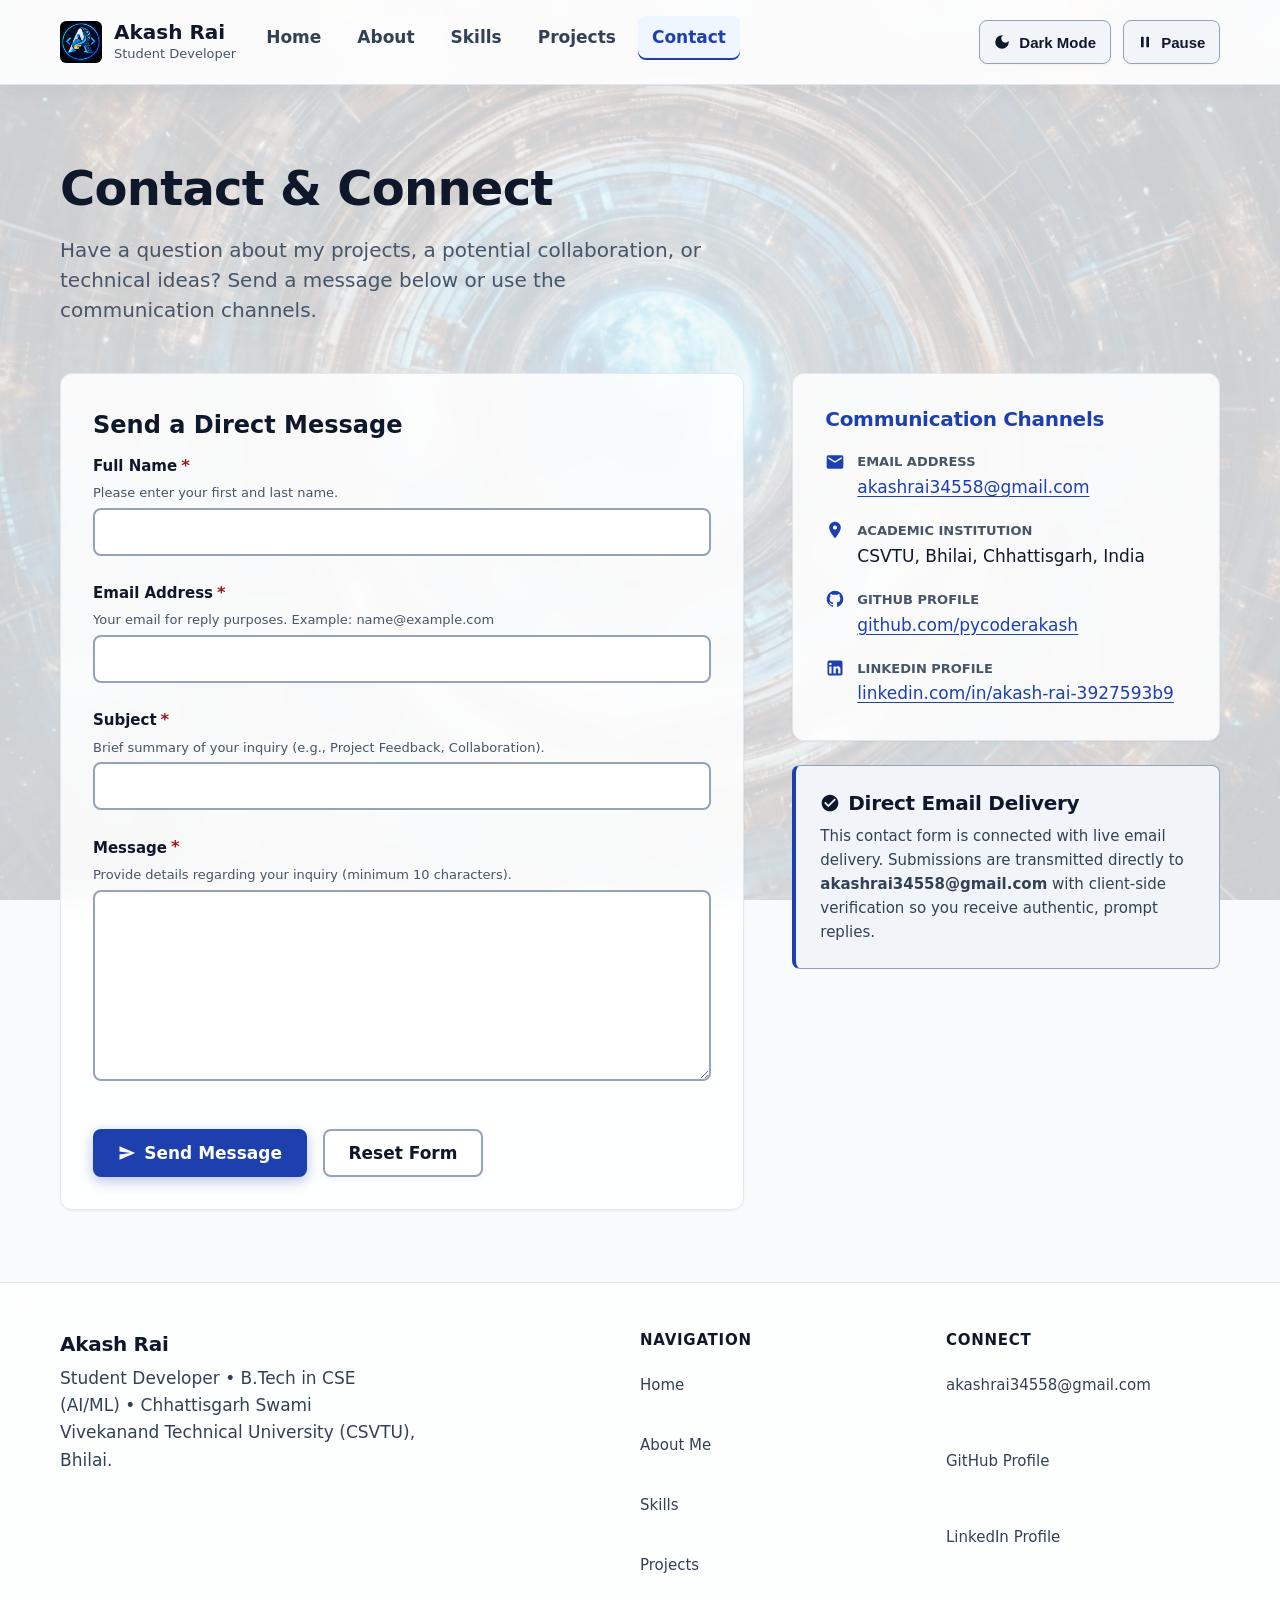
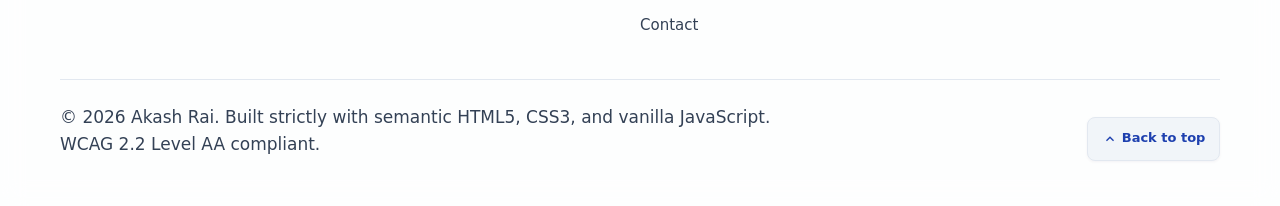
<file: contact.html>
<!doctype html>
<html lang="en">
<head>
  <meta charset="UTF-8">
  <meta name="viewport" content="width=device-width, initial-scale=1.0">
  <title>Contact Akash Rai | Student Developer Inquiries</title>
  <meta name="description" content="Get in touch with Akash Rai for software development inquiries, technical collaboration, or academic discussions.">
  <meta name="author" content="Akash Rai">
  <link rel="canonical" href="https://pycoderakash.github.io/My_Portfolio/contact.html">

  <!-- Open Graph / Social Metadata -->
  <meta property="og:title" content="Contact Akash Rai | Student Developer Inquiries">
  <meta property="og:description" content="Reach out to discuss software development projects, technical collaboration, or academic ideas.">
  <meta property="og:type" content="website">
  <meta property="og:url" content="https://pycoderakash.github.io/My_Portfolio/contact.html">
  <meta property="og:site_name" content="Akash Rai Portfolio">
  <meta property="og:locale" content="en_US">
  <meta property="og:image" content="https://pycoderakash.github.io/My_Portfolio/assets/images/Akash_rai.jpeg">

  <!-- Twitter Metadata -->
  <meta name="twitter:card" content="summary_large_image">
  <meta name="twitter:title" content="Contact Akash Rai | Student Developer">
  <meta name="twitter:description" content="Accessible contact form for software development inquiries and collaborations.">
  <meta name="twitter:image" content="https://pycoderakash.github.io/My_Portfolio/assets/images/Akash_rai.jpeg">

  <!-- Favicon -->
  <link rel="icon" type="image/svg+xml" href="assets/icons/favicon.svg">
  <link rel="apple-touch-icon" href="assets/icons/logo.jpeg">

  <!-- Early Theme Initialization to Prevent FOUC / Theme Flash -->
  <script>
    (function () {
      try {
        var s = localStorage.getItem('portfolio-theme-preference');
        var theme = (s === 'dark' || s === 'light')
          ? s
          : (window.matchMedia && window.matchMedia('(prefers-color-scheme: dark)').matches ? 'dark' : 'light');
        document.documentElement.setAttribute('data-theme', theme);
      } catch (e) {
        var fallback = window.matchMedia && window.matchMedia('(prefers-color-scheme: dark)').matches ? 'dark' : 'light';
        document.documentElement.setAttribute('data-theme', fallback);
      }
    })();
  </script>

  <!-- Stylesheet -->
  <link rel="stylesheet" href="assets/css/styles.css">

  <!-- Structured Data: JSON-LD ContactPage -->
  <script type="application/ld+json">
  {
    "@context": "https://schema.org",
    "@type": "ContactPage",
    "name": "Contact Akash Rai",
    "description": "Accessible contact form and direct communication channels for Akash Rai.",
    "mainEntity": {
      "@type": "Person",
      "name": "Akash Rai",
      "jobTitle": "Student Developer",
      "email": "akashrai34558@gmail.com",
      "sameAs": [
        "https://github.com/pycoderakash",
        "https://www.linkedin.com/in/akash-rai-3927593b9"
      ],
      "affiliation": {
        "@type": "CollegeOrUniversity",
        "name": "Chhattisgarh Swami Vivekanand Technical University (CSVTU), Bhilai"
      }
    }
  }
  </script>
</head>
<body>
  <!-- Skip Link -->
  <a href="#main-content" class="skip-link">Skip to main content</a>

  <!-- Global 3D Programming Universe Canvas Background -->
  <div class="site-bg-canvas-container hero__canvas-container" id="hero-3d-container" aria-hidden="true">
    <canvas id="hero-3d-canvas" class="site-bg-canvas hero__canvas"></canvas>
  </div>

  <!-- Site Header Landmark -->
  <header class="site-header">
    <div class="container site-header__container">
      <a href="index.html" class="site-brand" aria-label="Akash Rai Portfolio, Home">
        <img src="assets/icons/logo.jpeg" alt="" class="site-logo site-brand__logo" width="42" height="42">
        <span class="site-brand__info">
          <span class="brand-name">Akash Rai</span>
          <span class="brand-role">Student Developer</span>
        </span>
      </a>

      <div class="header-actions">
        <!-- Theme Toggle Button -->
        <button type="button" id="theme-toggle" class="theme-toggle" aria-pressed="false" aria-label="Toggle color theme">
          <svg class="theme-toggle__icon" viewBox="0 0 24 24" aria-hidden="true" width="18" height="18">
            <path d="M12 3a9 9 0 1 0 9 9c0-.46-.04-.92-.1-1.36a5.389 5.389 0 0 1-4.4 2.26 5.403 5.403 0 0 1-3.14-9.8c-.44-.06-.9-.1-1.36-.1z" fill="currentColor"/>
          </svg>
          <span class="theme-toggle__text">Dark Mode</span>
        </button>
        <!-- Accessible 3D Animation Pause/Resume Control -->
        <button type="button" id="animation-toggle" class="theme-toggle animation-toggle-btn" aria-pressed="false" aria-label="Pause 3D background animation" title="Pause 3D animation (Shortcut: P)">
          <svg class="anim-icon anim-icon--pause" viewBox="0 0 24 24" aria-hidden="true" width="16" height="16">
            <rect x="6" y="4" width="4" height="16" rx="1" fill="currentColor"/>
            <rect x="14" y="4" width="4" height="16" rx="1" fill="currentColor"/>
          </svg>
          <svg class="anim-icon anim-icon--play" viewBox="0 0 24 24" aria-hidden="true" width="16" height="16" style="display: none;">
            <path d="M8 5v14l11-7z" fill="currentColor"/>
          </svg>
          <span class="anim-toggle__text">Pause</span>
        </button>

        <!-- Responsive Mobile Navigation Toggle -->
        <button type="button" id="menu-toggle" class="menu-toggle" aria-expanded="false" aria-controls="primary-nav" aria-label="Open navigation menu">
          <svg class="menu-toggle__icon" viewBox="0 0 24 24" aria-hidden="true" width="20" height="20">
            <path d="M3 6h18v2H3V6zm0 5h18v2H3v-2zm0 5h18v2H3v-2z" fill="currentColor"/>
          </svg>
          <span>Menu</span>
        </button>
      </div>

      <!-- Primary Navigation Landmark -->
      <nav id="primary-nav" class="primary-nav" aria-label="Primary Navigation">
        <ul class="primary-nav__list">
          <li><a href="index.html" class="primary-nav__link">Home</a></li>
          <li><a href="about.html" class="primary-nav__link">About</a></li>
          <li><a href="skills.html" class="primary-nav__link">Skills</a></li>
          <li><a href="projects.html" class="primary-nav__link">Projects</a></li>
          <li><a href="contact.html" class="primary-nav__link" aria-current="page">Contact</a></li>
        </ul>
      </nav>
    </div>
  </header>

  <!-- Primary Main Landmark -->
  <main id="main-content" tabindex="-1">
    <div class="container section">
      <header class="section-header">
        <h1>Contact &amp; Connect</h1>
        <p class="lead-text">
          Have a question about my projects, a potential collaboration, or technical ideas? Send a message below or use the communication channels.
        </p>
      </header>

      <div class="contact-layout">
        <!-- Form Column -->
        <div class="form-wrapper">
          <!-- Live Status Region for Status Messages -->
          <div id="form-status" class="form-status" role="status" aria-live="polite" tabindex="-1"></div>

          <form id="contact-form" class="contact-form" action="https://formsubmit.co/akashrai34558@gmail.com" method="POST">
            <!-- FormSubmit Email Delivery Configuration -->
            <input type="hidden" name="_captcha" value="false">
            <input type="hidden" name="_template" value="table">
            <input type="hidden" name="_autoresponse" value="Thank you for contacting Akash Rai! I have received your message and will respond as soon as possible.">
            <!-- FormSubmit Anti-Spam Honeypot Trap -->
            <input type="text" name="_honey" style="display:none" tabindex="-1" autocomplete="off" aria-hidden="true">

            <fieldset class="form-fieldset">
              <legend class="form-legend">Send a Direct Message</legend>

              <!-- 1. Full Name Field -->
              <div class="form-group">
                <label for="user-name" class="form-label">
                  Full Name
                  <span class="form-label__required" aria-hidden="true">*</span>
                  <span class="sr-only">(required)</span>
                </label>
                <span id="user-name-hint" class="form-hint">Please enter your first and last name.</span>
                <input
                  type="text"
                  id="user-name"
                  name="name"
                  class="form-input"
                  required
                  aria-required="true"
                  autocomplete="name"
                  aria-describedby="user-name-hint user-name-error"
                >
                <span id="user-name-error" class="form-error" aria-live="polite"></span>
              </div>

              <!-- 2. Email Address Field -->
              <div class="form-group">
                <label for="user-email" class="form-label">
                  Email Address
                  <span class="form-label__required" aria-hidden="true">*</span>
                  <span class="sr-only">(required)</span>
                </label>
                <span id="user-email-hint" class="form-hint">Your email for reply purposes. Example: name@example.com</span>
                <input
                  type="email"
                  id="user-email"
                  name="email"
                  class="form-input"
                  required
                  aria-required="true"
                  autocomplete="email"
                  aria-describedby="user-email-hint user-email-error"
                >
                <span id="user-email-error" class="form-error" aria-live="polite"></span>
              </div>

              <!-- 3. Subject Field -->
              <div class="form-group">
                <label for="user-subject" class="form-label">
                  Subject
                  <span class="form-label__required" aria-hidden="true">*</span>
                  <span class="sr-only">(required)</span>
                </label>
                <span id="user-subject-hint" class="form-hint">Brief summary of your inquiry (e.g., Project Feedback, Collaboration).</span>
                <input
                  type="text"
                  id="user-subject"
                  name="subject"
                  class="form-input"
                  required
                  aria-required="true"
                  aria-describedby="user-subject-hint user-subject-error"
                >
                <span id="user-subject-error" class="form-error" aria-live="polite"></span>
              </div>

              <!-- 4. Message Field -->
              <div class="form-group">
                <label for="user-message" class="form-label">
                  Message
                  <span class="form-label__required" aria-hidden="true">*</span>
                  <span class="sr-only">(required)</span>
                </label>
                <span id="user-message-hint" class="form-hint">Provide details regarding your inquiry (minimum 10 characters).</span>
                <textarea
                  id="user-message"
                  name="message"
                  class="form-textarea"
                  required
                  aria-required="true"
                  rows="6"
                  aria-describedby="user-message-hint user-message-error"
                ></textarea>
                <span id="user-message-error" class="form-error" aria-live="polite"></span>
              </div>
            </fieldset>

            <div class="btn-group">
              <button type="submit" class="btn btn--primary" id="submit-btn">
                <svg width="18" height="18" viewBox="0 0 24 24" aria-hidden="true" fill="currentColor">
                  <path d="M2.01 21L23 12 2.01 3 2 10l15 2-15 2z"/>
                </svg>
                Send Message
              </button>
              <button type="reset" class="btn btn--secondary">Reset Form</button>
            </div>
          </form>
        </div>

        <!-- Sidebar Column: Direct Contact Info & Backend Notice -->
        <aside class="contact-sidebar" aria-labelledby="contact-details-heading">
          <div class="contact-info-card">
            <h2 id="contact-details-heading" class="skills-group__title">Communication Channels</h2>
            <address class="contact-address">
              <div class="contact-address__item">
                <svg class="contact-address__icon" viewBox="0 0 24 24" aria-hidden="true" fill="currentColor">
                  <path d="M20 4H4c-1.1 0-1.99.9-1.99 2L2 18c0 1.1.9 2 2 2h16c1.1 0 2-.9 2-2V6c0-1.1-.9-2-2-2zm0 4l-8 5-8-5V6l8 5 8-5v2z"/>
                </svg>
                <div>
                  <span class="contact-address__label">Email Address</span>
                  <p class="contact-address__val">
                    <a href="mailto:akashrai34558@gmail.com" data-profile-link="email" data-profile-text>akashrai34558@gmail.com</a>
                  </p>
                </div>
              </div>

              <div class="contact-address__item">
                <svg class="contact-address__icon" viewBox="0 0 24 24" aria-hidden="true" fill="currentColor">
                  <path d="M12 2C8.13 2 5 5.13 5 9c0 5.25 7 13 7 13s7-7.75 7-13c0-3.87-3.13-7-7-7zm0 9.5c-1.38 0-2.5-1.12-2.5-2.5s1.12-2.5 2.5-2.5 2.5 1.12 2.5 2.5-1.12 2.5-2.5 2.5z"/>
                </svg>
                <div>
                  <span class="contact-address__label">Academic Institution</span>
                  <p class="contact-address__val">CSVTU, Bhilai, Chhattisgarh, India</p>
                </div>
              </div>

              <div class="contact-address__item">
                <svg class="contact-address__icon" viewBox="0 0 24 24" aria-hidden="true" fill="currentColor">
                  <path d="M12 2a10 10 0 0 0-3.16 19.49c.5.09.68-.22.68-.48v-1.7c-2.78.6-3.37-1.34-3.37-1.34-.45-1.16-1.11-1.47-1.11-1.47-.91-.62.07-.61.07-.61 1 .07 1.53 1.03 1.53 1.03.89 1.52 2.34 1.08 2.91.83.09-.65.35-1.09.63-1.34-2.22-.25-4.55-1.11-4.55-4.94 0-1.09.39-1.98 1.03-2.68-.1-.25-.45-1.27.1-2.64 0 0 .84-.27 2.75 1.02.8-.22 1.65-.33 2.5-.33.85 0 1.7.11 2.5.33 1.91-1.29 2.75-1.02 2.75-1.02.55 1.37.2 2.39.1 2.64.64.7 1.03 1.59 1.03 2.68 0 3.84-2.34 4.68-4.57 4.93.36.31.68.92.68 1.85v2.74c0 .27.18.58.69.48A10 10 0 0 0 12 2z"/>
                </svg>
                <div>
                  <span class="contact-address__label">GitHub Profile</span>
                  <p class="contact-address__val">
                    <a href="https://github.com/pycoderakash" data-profile-link="github" target="_blank" rel="noopener noreferrer">github.com/pycoderakash <span class="sr-only">(opens in new tab)</span></a>
                  </p>
                </div>
              </div>

              <div class="contact-address__item">
                <svg class="contact-address__icon" viewBox="0 0 24 24" aria-hidden="true" fill="currentColor">
                  <path d="M19 3a2 2 0 0 1 2 2v14a2 2 0 0 1-2 2H5a2 2 0 0 1-2-2V5a2 2 0 0 1 2-2h14m-.5 15.5v-5.3a3.26 3.26 0 0 0-3.26-3.26c-.85 0-1.84.52-2.28 1.3v-1.11h-2.79v8.37h2.79v-4.93c0-.77.62-1.4 1.39-1.4a1.4 1.4 0 0 1 1.4 1.4v4.93h2.75M6.46 8.76a1.53 1.53 0 1 0 0-3.06 1.53 1.53 0 0 0 0 3.06m1.39 9.74v-8.37H5.07v8.37h2.78z"/>
                </svg>
                <div>
                  <span class="contact-address__label">LinkedIn Profile</span>
                  <p class="contact-address__val">
                    <a href="https://www.linkedin.com/in/akash-rai-3927593b9" data-profile-link="linkedin" target="_blank" rel="noopener noreferrer">linkedin.com/in/akash-rai-3927593b9 <span class="sr-only">(opens in new tab)</span></a>
                  </p>
                </div>
              </div>
            </address>
          </div>

          <!-- Live Form Delivery Notice -->
          <div class="aside-callout" style="margin-block: 0;">
            <h3 class="aside-callout__title">
              <svg width="20" height="20" viewBox="0 0 24 24" aria-hidden="true" fill="currentColor">
                <path d="M12 2C6.48 2 2 6.48 2 12s4.48 10 10 10 10-4.48 10-10S17.52 2 12 2zm-2 15l-5-5 1.41-1.41L10 14.17l7.59-7.59L19 8l-9 9z"/>
              </svg>
              Direct Email Delivery
            </h3>
            <p>
              This contact form is connected with live email delivery. Submissions are transmitted directly to <strong>akashrai34558@gmail.com</strong> with client-side verification so you receive authentic, prompt replies.
            </p>
          </div>
        </aside>
      </div>
    </div>
  </main>

  <!-- Site Footer Landmark -->
  <footer class="site-footer">
    <div class="container site-footer__inner">
      <div class="site-footer__top">
        <div class="site-footer__brand">
          <h3 class="site-footer__title">Akash Rai</h3>
          <p>
            Student Developer &bull; B.Tech in CSE (AI/ML) &bull; Chhattisgarh Swami Vivekanand Technical University (CSVTU), Bhilai.
          </p>
        </div>

        <nav class="site-footer__nav" aria-label="Footer Quick Links">
          <h4 class="site-footer__nav-title">Navigation</h4>
          <ul class="site-footer__list">
            <li><a href="index.html" class="site-footer__link">Home</a></li>
            <li><a href="about.html" class="site-footer__link">About Me</a></li>
            <li><a href="skills.html" class="site-footer__link">Skills</a></li>
            <li><a href="projects.html" class="site-footer__link">Projects</a></li>
            <li><a href="contact.html" class="site-footer__link" aria-current="page">Contact</a></li>
          </ul>
        </nav>

        <div>
          <h4 class="site-footer__nav-title">Connect</h4>
          <address class="contact-address">
            <p><a href="mailto:akashrai34558@gmail.com" class="site-footer__link" data-profile-link="email" data-profile-text>akashrai34558@gmail.com</a></p>
            <p><a href="https://github.com/pycoderakash" class="site-footer__link" data-profile-link="github" target="_blank" rel="noopener noreferrer">GitHub Profile <span class="sr-only">(opens in new tab)</span></a></p>
            <p><a href="https://www.linkedin.com/in/akash-rai-3927593b9" class="site-footer__link" data-profile-link="linkedin" target="_blank" rel="noopener noreferrer">LinkedIn Profile <span class="sr-only">(opens in new tab)</span></a></p>
          </address>
        </div>
      </div>

      <div class="site-footer__bottom">
        <p>&copy; 2026 Akash Rai. Built strictly with semantic HTML5, CSS3, and vanilla JavaScript. WCAG 2.2 Level AA compliant.</p>
        <a href="#main-content" class="back-to-top">
          <svg width="16" height="16" viewBox="0 0 24 24" aria-hidden="true" fill="currentColor">
            <path d="M7.41 15.41L12 10.83l4.59 4.58L18 14l-6-6-6 6z"/>
          </svg>
          Back to top
        </a>
      </div>
    </div>
  </footer>

  <!-- Scripts -->
  <script src="assets/js/main.js" defer></script>
  <script src="assets/js/three.min.js" defer></script>
  <script src="assets/js/GLTFLoader.js" defer></script>
  <script src="assets/js/3d-universe.js" defer></script>
</body>
</html>
</file>
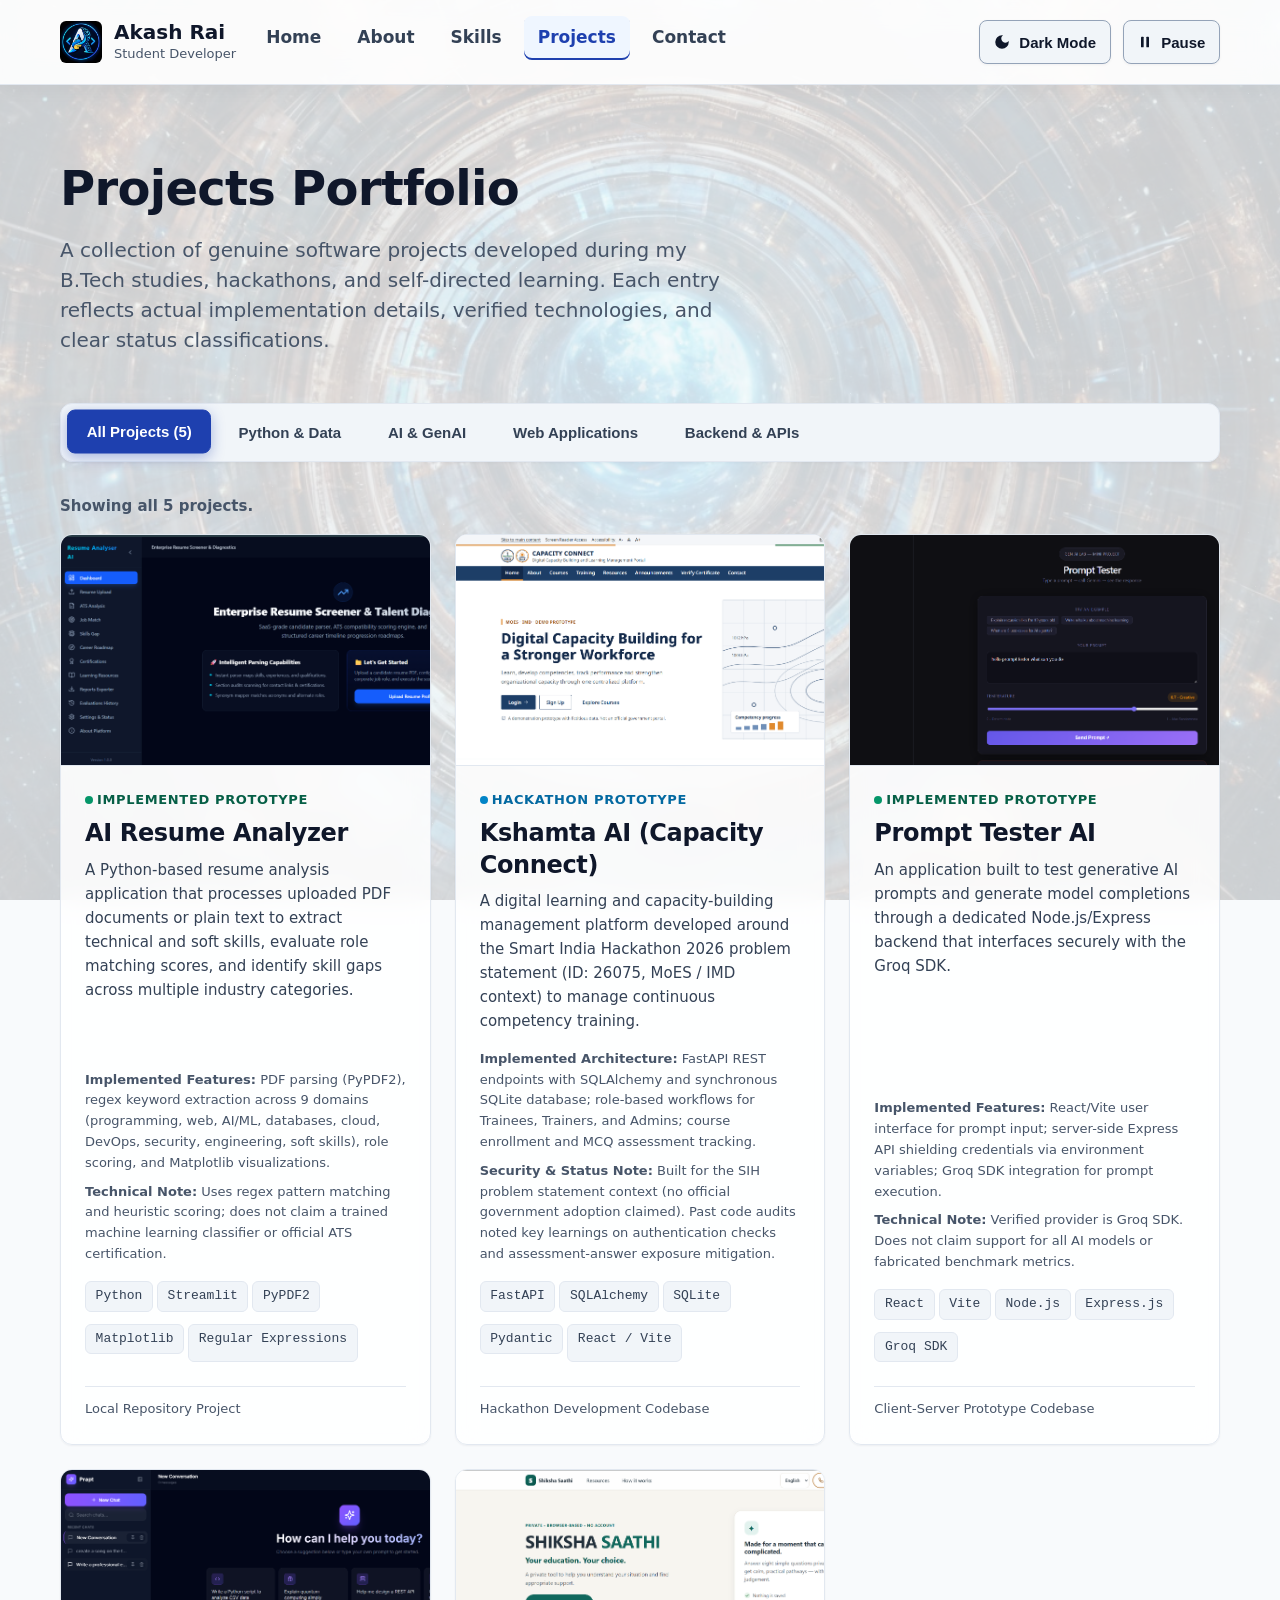
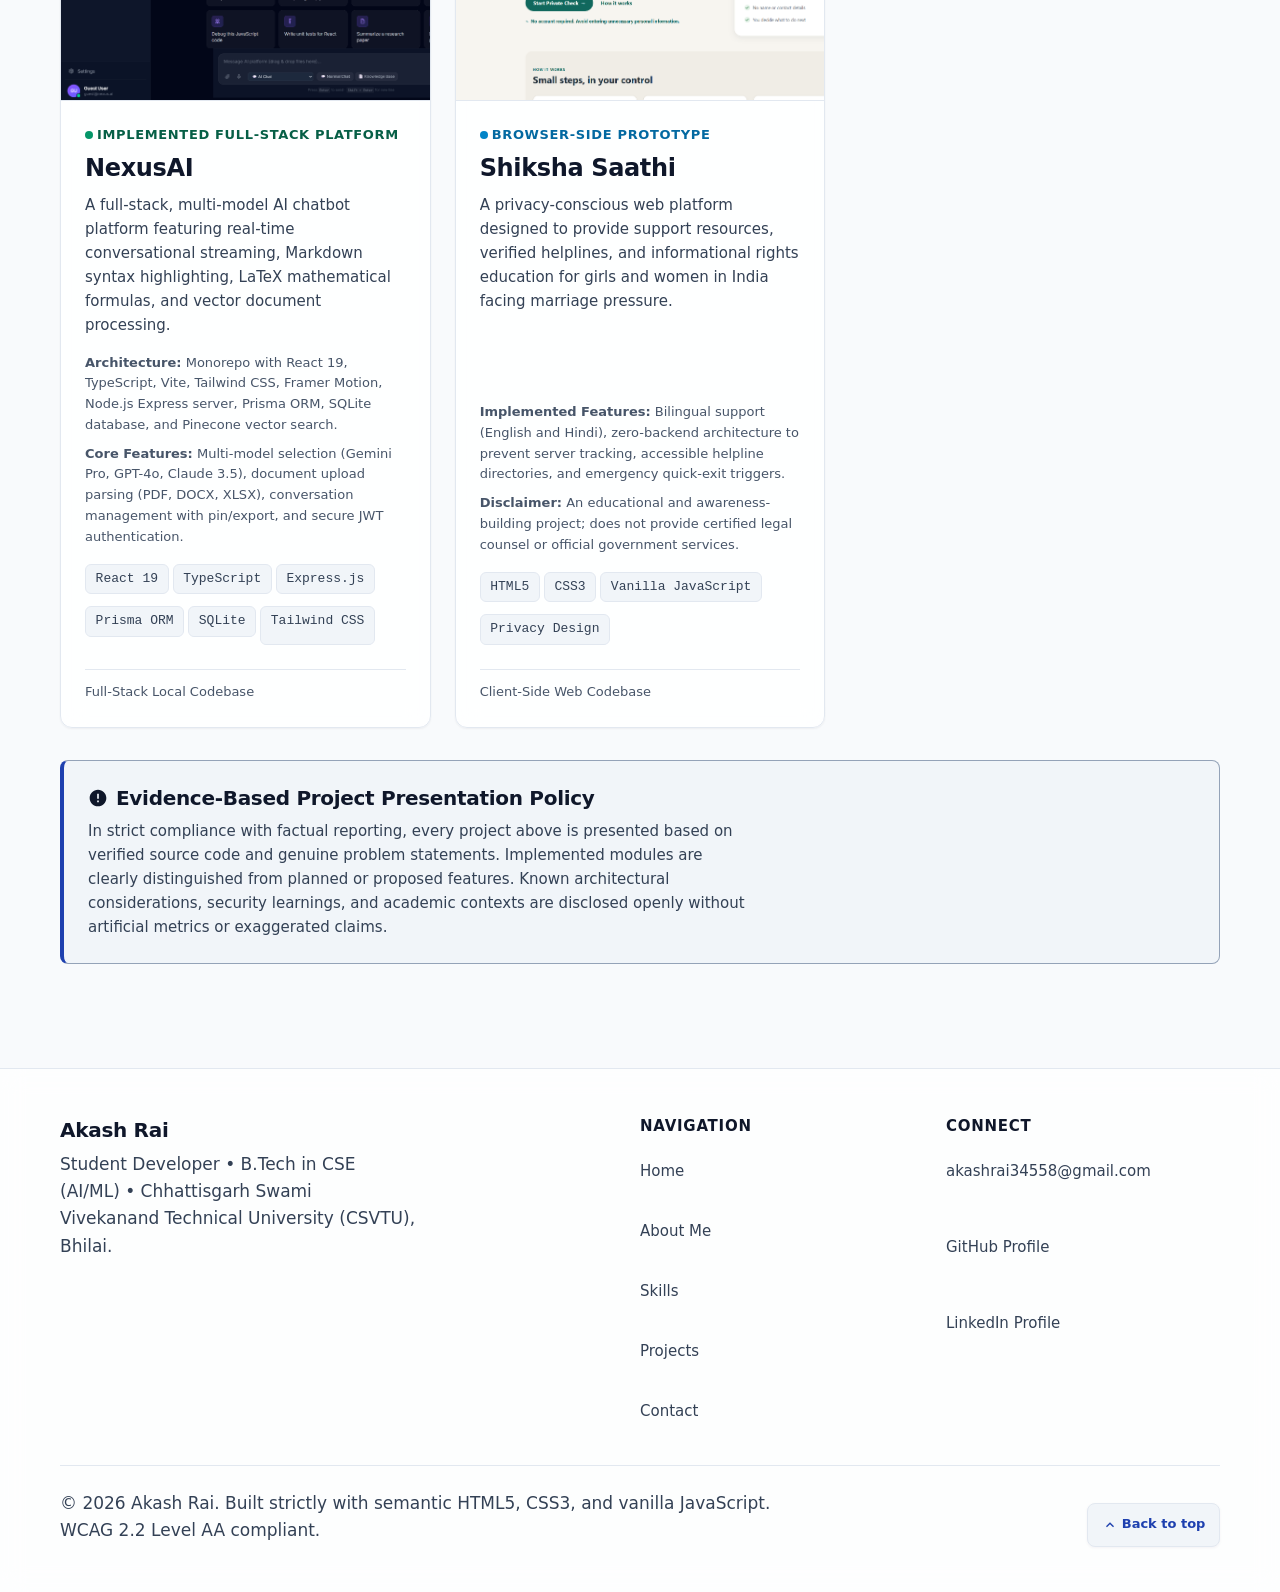
<file: projects.html>
<!doctype html>
<html lang="en">
<head>
  <meta charset="UTF-8">
  <meta name="viewport" content="width=device-width, initial-scale=1.0">
  <title>Projects Portfolio | Akash Rai — Student Developer</title>
  <meta name="description" content="Explore real projects by Akash Rai, including AI Resume Analyzer, Kshamta AI (SIH 2026), Prompt Tester AI, NexusAI, and Shiksha Saathi.">
  <meta name="author" content="Akash Rai">
  <link rel="canonical" href="https://pycoderakash.github.io/My_Portfolio/projects.html">

  <!-- Open Graph / Social Metadata -->
  <meta property="og:title" content="Projects Portfolio | Akash Rai — Student Developer">
  <meta property="og:description" content="Explore real projects by Akash Rai: AI Resume Analyzer, Kshamta AI, Prompt Tester AI, NexusAI, and Shiksha Saathi.">
  <meta property="og:type" content="website">
  <meta property="og:url" content="https://pycoderakash.github.io/My_Portfolio/projects.html">
  <meta property="og:site_name" content="Akash Rai Portfolio">
  <meta property="og:locale" content="en_US">
  <meta property="og:image" content="https://pycoderakash.github.io/My_Portfolio/assets/images/resume-analyser-ai.png">

  <!-- Twitter Metadata -->
  <meta name="twitter:card" content="summary_large_image">
  <meta name="twitter:title" content="Projects Portfolio | Akash Rai">
  <meta name="twitter:description" content="Verified technical projects across Python, AI/ML workflows, and web applications.">
  <meta name="twitter:image" content="https://pycoderakash.github.io/My_Portfolio/assets/images/resume-analyser-ai.png">

  <!-- Favicon -->
  <link rel="icon" type="image/svg+xml" href="assets/icons/favicon.svg">
  <link rel="apple-touch-icon" href="assets/icons/logo.jpeg">

  <!-- Early Theme Initialization to Prevent FOUC / Theme Flash -->
  <script>
    (function () {
      try {
        var s = localStorage.getItem('portfolio-theme-preference');
        var theme = (s === 'dark' || s === 'light')
          ? s
          : (window.matchMedia && window.matchMedia('(prefers-color-scheme: dark)').matches ? 'dark' : 'light');
        document.documentElement.setAttribute('data-theme', theme);
      } catch (e) {
        var fallback = window.matchMedia && window.matchMedia('(prefers-color-scheme: dark)').matches ? 'dark' : 'light';
        document.documentElement.setAttribute('data-theme', fallback);
      }
    })();
  </script>

  <!-- Stylesheet -->
  <link rel="stylesheet" href="assets/css/styles.css">

  <!-- Structured Data: JSON-LD CollectionPage with ItemList -->
  <script type="application/ld+json">
  {
    "@context": "https://schema.org",
    "@type": "CollectionPage",
    "name": "Projects Portfolio | Akash Rai",
    "description": "Verified software and learning projects by Akash Rai.",
    "mainEntity": {
      "@type": "ItemList",
      "itemListElement": [
        {
          "@type": "SoftwareApplication",
          "position": 1,
          "name": "AI Resume Analyzer",
          "description": "Python and Streamlit resume parsing and skill matching application.",
          "applicationCategory": "DeveloperApplication"
        },
        {
          "@type": "SoftwareApplication",
          "position": 2,
          "name": "Kshamta AI / Capacity Connect",
          "description": "Digital learning and capacity-building portal developed for SIH 2026 problem context.",
          "applicationCategory": "EducationalApplication"
        },
        {
          "@type": "SoftwareApplication",
          "position": 3,
          "name": "Prompt Tester AI",
          "description": "React and Express application for testing prompts with Groq SDK.",
          "applicationCategory": "DeveloperApplication"
        },
        {
          "@type": "SoftwareApplication",
          "position": 4,
          "name": "NexusAI",
          "description": "Full-stack AI chatbot platform built with React 19, TypeScript, Express, Prisma ORM, and SQLite.",
          "applicationCategory": "DeveloperApplication"
        },
        {
          "@type": "SoftwareApplication",
          "position": 5,
          "name": "Shiksha Saathi",
          "description": "Privacy-focused browser-based support and resource portal.",
          "applicationCategory": "WebApplication"
        }
      ]
    }
  }
  </script>
</head>
<body>
  <!-- Skip Link -->
  <a href="#main-content" class="skip-link">Skip to main content</a>

  <!-- Global 3D Programming Universe Canvas Background -->
  <div class="site-bg-canvas-container hero__canvas-container" id="hero-3d-container" aria-hidden="true">
    <canvas id="hero-3d-canvas" class="site-bg-canvas hero__canvas"></canvas>
  </div>

  <!-- Site Header Landmark -->
  <header class="site-header">
    <div class="container site-header__container">
      <a href="index.html" class="site-brand" aria-label="Akash Rai Portfolio, Home">
        <img src="assets/icons/logo.jpeg" alt="" class="site-logo site-brand__logo" width="42" height="42">
        <span class="site-brand__info">
          <span class="brand-name">Akash Rai</span>
          <span class="brand-role">Student Developer</span>
        </span>
      </a>

      <div class="header-actions">
        <!-- Theme Toggle Button -->
        <button type="button" id="theme-toggle" class="theme-toggle" aria-pressed="false" aria-label="Toggle color theme">
          <svg class="theme-toggle__icon" viewBox="0 0 24 24" aria-hidden="true" width="18" height="18">
            <path d="M12 3a9 9 0 1 0 9 9c0-.46-.04-.92-.1-1.36a5.389 5.389 0 0 1-4.4 2.26 5.403 5.403 0 0 1-3.14-9.8c-.44-.06-.9-.1-1.36-.1z" fill="currentColor"/>
          </svg>
          <span class="theme-toggle__text">Dark Mode</span>
        </button>
        <!-- Accessible 3D Animation Pause/Resume Control -->
        <button type="button" id="animation-toggle" class="theme-toggle animation-toggle-btn" aria-pressed="false" aria-label="Pause 3D background animation" title="Pause 3D animation (Shortcut: P)">
          <svg class="anim-icon anim-icon--pause" viewBox="0 0 24 24" aria-hidden="true" width="16" height="16">
            <rect x="6" y="4" width="4" height="16" rx="1" fill="currentColor"/>
            <rect x="14" y="4" width="4" height="16" rx="1" fill="currentColor"/>
          </svg>
          <svg class="anim-icon anim-icon--play" viewBox="0 0 24 24" aria-hidden="true" width="16" height="16" style="display: none;">
            <path d="M8 5v14l11-7z" fill="currentColor"/>
          </svg>
          <span class="anim-toggle__text">Pause</span>
        </button>

        <!-- Responsive Mobile Navigation Toggle -->
        <button type="button" id="menu-toggle" class="menu-toggle" aria-expanded="false" aria-controls="primary-nav" aria-label="Open navigation menu">
          <svg class="menu-toggle__icon" viewBox="0 0 24 24" aria-hidden="true" width="20" height="20">
            <path d="M3 6h18v2H3V6zm0 5h18v2H3v-2zm0 5h18v2H3v-2z" fill="currentColor"/>
          </svg>
          <span>Menu</span>
        </button>
      </div>

      <!-- Primary Navigation Landmark -->
      <nav id="primary-nav" class="primary-nav" aria-label="Primary Navigation">
        <ul class="primary-nav__list">
          <li><a href="index.html" class="primary-nav__link">Home</a></li>
          <li><a href="about.html" class="primary-nav__link">About</a></li>
          <li><a href="skills.html" class="primary-nav__link">Skills</a></li>
          <li><a href="projects.html" class="primary-nav__link" aria-current="page">Projects</a></li>
          <li><a href="contact.html" class="primary-nav__link">Contact</a></li>
        </ul>
      </nav>
    </div>
  </header>

  <!-- Primary Main Landmark -->
  <main id="main-content" tabindex="-1">
    <div class="container section">
      <header class="section-header">
        <h1>Projects Portfolio</h1>
        <p class="lead-text">
          A collection of genuine software projects developed during my B.Tech studies, hackathons, and self-directed learning. Each entry reflects actual implementation details, verified technologies, and clear status classifications.
        </p>
      </header>

      <!-- Accessible Interactive Filter Toolbar -->
      <section aria-labelledby="filter-section-heading">
        <h2 id="filter-section-heading" class="sr-only">Filter Projects by Technical Category</h2>

        <div id="project-filter-toolbar" class="filter-toolbar" role="toolbar" aria-label="Project category filter controls">
          <button type="button" class="filter-btn" data-filter="all" aria-pressed="true">
            All Projects (5)
          </button>
          <button type="button" class="filter-btn" data-filter="python" aria-pressed="false">
            Python &amp; Data
          </button>
          <button type="button" class="filter-btn" data-filter="ai-ml" aria-pressed="false">
            AI &amp; GenAI
          </button>
          <button type="button" class="filter-btn" data-filter="web-apps" aria-pressed="false">
            Web Applications
          </button>
          <button type="button" class="filter-btn" data-filter="backend" aria-pressed="false">
            Backend &amp; APIs
          </button>
        </div>

        <!-- Live Region to announce filtered result counts to screen readers -->
        <div id="filter-live-region" class="filter-status" role="status" aria-live="polite">
          Showing all 5 projects.
        </div>

        <!-- Projects Grid -->
        <div class="grid grid--3col" id="projects-grid">
          <!-- PROJECT 1: AI RESUME ANALYZER -->
          <article class="project-card" id="project-resume-analyzer" data-category="python ai-ml">
            <figure class="project-card__figure">
              <img src="assets/images/resume-analyser-ai.png" alt="Resume Analyser AI dashboard interface showing Enterprise Resume Screener and Talent Diagnostics" width="1024" height="488" loading="lazy">
              <figcaption class="sr-only">Resume Analyser AI opening interface</figcaption>
            </figure>
            <div class="project-card__body">
              <span class="project-card__status">
                <span class="project-card__status-dot" aria-hidden="true"></span>
                Implemented Prototype
              </span>
              <h3 class="project-card__title">AI Resume Analyzer</h3>
              <p class="project-card__desc">
                A Python-based resume analysis application that processes uploaded PDF documents or plain text to extract technical and soft skills, evaluate role matching scores, and identify skill gaps across multiple industry categories.
              </p>
              <div style="margin-block-end: var(--space-xs); font-size: var(--fs-xs); color: var(--color-text-muted);">
                <strong>Implemented Features:</strong> PDF parsing (PyPDF2), regex keyword extraction across 9 domains (programming, web, AI/ML, databases, cloud, DevOps, security, engineering, soft skills), role scoring, and Matplotlib visualizations.
              </div>
              <div style="margin-block-end: var(--space-md); font-size: var(--fs-xs); color: var(--color-text-muted);">
                <strong>Technical Note:</strong> Uses regex pattern matching and heuristic scoring; does not claim a trained machine learning classifier or official ATS certification.
              </div>
              <ul class="project-card__tech" aria-label="Technologies used in AI Resume Analyzer">
                <li class="project-card__tag">Python</li>
                <li class="project-card__tag">Streamlit</li>
                <li class="project-card__tag">PyPDF2</li>
                <li class="project-card__tag">Matplotlib</li>
                <li class="project-card__tag">Regular Expressions</li>
              </ul>
              <div class="project-card__actions">
                <span style="font-size: var(--fs-xs); color: var(--color-text-muted);">Local Repository Project</span>
              </div>
            </div>
          </article>

          <!-- PROJECT 2: KSHAMTA AI / CAPACITY CONNECT -->
          <article class="project-card" id="project-kshamta" data-category="backend web-apps">
            <figure class="project-card__figure">
              <img src="assets/images/kshamta-ai.png" alt="Capacity Connect (Kshamta AI) digital capacity building and learning management portal interface" width="1024" height="491" loading="lazy">
              <figcaption class="sr-only">Capacity Connect (Kshamta AI) portal opening interface</figcaption>
            </figure>
            <div class="project-card__body">
              <span class="project-card__status project-card__status--prototype">
                <span class="project-card__status-dot" aria-hidden="true"></span>
                Hackathon Prototype
              </span>
              <h3 class="project-card__title">Kshamta AI (Capacity Connect)</h3>
              <p class="project-card__desc">
                A digital learning and capacity-building management platform developed around the Smart India Hackathon 2026 problem statement (ID: 26075, MoES / IMD context) to manage continuous competency training.
              </p>
              <div style="margin-block-end: var(--space-xs); font-size: var(--fs-xs); color: var(--color-text-muted);">
                <strong>Implemented Architecture:</strong> FastAPI REST endpoints with SQLAlchemy and synchronous SQLite database; role-based workflows for Trainees, Trainers, and Admins; course enrollment and MCQ assessment tracking.
              </div>
              <div style="margin-block-end: var(--space-md); font-size: var(--fs-xs); color: var(--color-text-muted);">
                <strong>Security &amp; Status Note:</strong> Built for the SIH problem statement context (no official government adoption claimed). Past code audits noted key learnings on authentication checks and assessment-answer exposure mitigation.
              </div>
              <ul class="project-card__tech" aria-label="Technologies used in Kshamta AI">
                <li class="project-card__tag">FastAPI</li>
                <li class="project-card__tag">SQLAlchemy</li>
                <li class="project-card__tag">SQLite</li>
                <li class="project-card__tag">Pydantic</li>
                <li class="project-card__tag">React / Vite</li>
              </ul>
              <div class="project-card__actions">
                <span style="font-size: var(--fs-xs); color: var(--color-text-muted);">Hackathon Development Codebase</span>
              </div>
            </div>
          </article>

          <!-- PROJECT 3: PROMPT TESTER AI -->
          <article class="project-card" id="project-prompt-tester" data-category="ai-ml web-apps backend">
            <figure class="project-card__figure">
              <img src="assets/images/prompt-tester-ai.png" alt="Prompt Tester opening interface showing prompt input, example prompts, temperature slider, and model execution controls" width="1024" height="482" loading="lazy">
              <figcaption class="sr-only">Prompt Tester AI opening interface</figcaption>
            </figure>
            <div class="project-card__body">
              <span class="project-card__status">
                <span class="project-card__status-dot" aria-hidden="true"></span>
                Implemented Prototype
              </span>
              <h3 class="project-card__title">Prompt Tester AI</h3>
              <p class="project-card__desc">
                An application built to test generative AI prompts and generate model completions through a dedicated Node.js/Express backend that interfaces securely with the Groq SDK.
              </p>
              <div style="margin-block-end: var(--space-xs); font-size: var(--fs-xs); color: var(--color-text-muted);">
                <strong>Implemented Features:</strong> React/Vite user interface for prompt input; server-side Express API shielding credentials via environment variables; Groq SDK integration for prompt execution.
              </div>
              <div style="margin-block-end: var(--space-md); font-size: var(--fs-xs); color: var(--color-text-muted);">
                <strong>Technical Note:</strong> Verified provider is Groq SDK. Does not claim support for all AI models or fabricated benchmark metrics.
              </div>
              <ul class="project-card__tech" aria-label="Technologies used in Prompt Tester AI">
                <li class="project-card__tag">React</li>
                <li class="project-card__tag">Vite</li>
                <li class="project-card__tag">Node.js</li>
                <li class="project-card__tag">Express.js</li>
                <li class="project-card__tag">Groq SDK</li>
              </ul>
              <div class="project-card__actions">
                <span style="font-size: var(--fs-xs); color: var(--color-text-muted);">Client-Server Prototype Codebase</span>
              </div>
            </div>
          </article>

          <!-- PROJECT 4: NEXUSAI -->
          <article class="project-card" id="project-nexus-ai" data-category="ai-ml web-apps backend">
            <figure class="project-card__figure">
              <img src="assets/images/nexus-ai.png" alt="NexusAI (Prapt) conversational AI platform interface showing multi-model selection and prompt suggestions" width="1024" height="479" loading="lazy">
              <figcaption class="sr-only">NexusAI (Prapt) conversational AI platform opening interface</figcaption>
            </figure>
            <div class="project-card__body">
              <span class="project-card__status">
                <span class="project-card__status-dot" aria-hidden="true"></span>
                Implemented Full-Stack Platform
              </span>
              <h3 class="project-card__title">NexusAI</h3>
              <p class="project-card__desc">
                A full-stack, multi-model AI chatbot platform featuring real-time conversational streaming, Markdown syntax highlighting, LaTeX mathematical formulas, and vector document processing.
              </p>
              <div style="margin-block-end: var(--space-xs); font-size: var(--fs-xs); color: var(--color-text-muted);">
                <strong>Architecture:</strong> Monorepo with React 19, TypeScript, Vite, Tailwind CSS, Framer Motion, Node.js Express server, Prisma ORM, SQLite database, and Pinecone vector search.
              </div>
              <div style="margin-block-end: var(--space-md); font-size: var(--fs-xs); color: var(--color-text-muted);">
                <strong>Core Features:</strong> Multi-model selection (Gemini Pro, GPT-4o, Claude 3.5), document upload parsing (PDF, DOCX, XLSX), conversation management with pin/export, and secure JWT authentication.
              </div>
              <ul class="project-card__tech" aria-label="Technologies used in NexusAI">
                <li class="project-card__tag">React 19</li>
                <li class="project-card__tag">TypeScript</li>
                <li class="project-card__tag">Express.js</li>
                <li class="project-card__tag">Prisma ORM</li>
                <li class="project-card__tag">SQLite</li>
                <li class="project-card__tag">Tailwind CSS</li>
              </ul>
              <div class="project-card__actions">
                <span style="font-size: var(--fs-xs); color: var(--color-text-muted);">Full-Stack Local Codebase</span>
              </div>
            </div>
          </article>

          <!-- PROJECT 5: SHIKSHA SAATHI -->
          <article class="project-card" id="project-shiksha-saathi" data-category="web-apps">
            <figure class="project-card__figure">
              <img src="assets/images/shiksha-saathi.png" alt="Shiksha Saathi opening interface showing private browser-based guidance and emergency help pathways" width="1024" height="492" loading="lazy">
              <figcaption class="sr-only">Shiksha Saathi opening interface</figcaption>
            </figure>
            <div class="project-card__body">
              <span class="project-card__status project-card__status--prototype">
                <span class="project-card__status-dot" aria-hidden="true"></span>
                Browser-Side Prototype
              </span>
              <h3 class="project-card__title">Shiksha Saathi</h3>
              <p class="project-card__desc">
                A privacy-conscious web platform designed to provide support resources, verified helplines, and informational rights education for girls and women in India facing marriage pressure.
              </p>
              <div style="margin-block-end: var(--space-xs); font-size: var(--fs-xs); color: var(--color-text-muted);">
                <strong>Implemented Features:</strong> Bilingual support (English and Hindi), zero-backend architecture to prevent server tracking, accessible helpline directories, and emergency quick-exit triggers.
              </div>
              <div style="margin-block-end: var(--space-md); font-size: var(--fs-xs); color: var(--color-text-muted);">
                <strong>Disclaimer:</strong> An educational and awareness-building project; does not provide certified legal counsel or official government services.
              </div>
              <ul class="project-card__tech" aria-label="Technologies used in Shiksha Saathi">
                <li class="project-card__tag">HTML5</li>
                <li class="project-card__tag">CSS3</li>
                <li class="project-card__tag">Vanilla JavaScript</li>
                <li class="project-card__tag">Privacy Design</li>
              </ul>
              <div class="project-card__actions">
                <span style="font-size: var(--fs-xs); color: var(--color-text-muted);">Client-Side Web Codebase</span>
              </div>
            </div>
          </article>
        </div>
      </section>

      <!-- Transparency & Status Policy Notice -->
      <aside aria-labelledby="projects-policy-heading">
        <div class="aside-callout">
          <h2 id="projects-policy-heading" class="aside-callout__title">
            <svg width="20" height="20" viewBox="0 0 24 24" aria-hidden="true" fill="currentColor">
              <path d="M12 2C6.48 2 2 6.48 2 12s4.48 10 10 10 10-4.48 10-10S17.52 2 12 2zm1 15h-2v-2h2v2zm0-4h-2V7h2v6z"/>
            </svg>
            Evidence-Based Project Presentation Policy
          </h2>
          <p>
            In strict compliance with factual reporting, every project above is presented based on verified source code and genuine problem statements. Implemented modules are clearly distinguished from planned or proposed features. Known architectural considerations, security learnings, and academic contexts are disclosed openly without artificial metrics or exaggerated claims.
          </p>
        </div>
      </aside>
    </div>
  </main>

  <!-- Site Footer Landmark -->
  <footer class="site-footer">
    <div class="container site-footer__inner">
      <div class="site-footer__top">
        <div class="site-footer__brand">
          <h3 class="site-footer__title">Akash Rai</h3>
          <p>
            Student Developer &bull; B.Tech in CSE (AI/ML) &bull; Chhattisgarh Swami Vivekanand Technical University (CSVTU), Bhilai.
          </p>
        </div>

        <nav class="site-footer__nav" aria-label="Footer Quick Links">
          <h4 class="site-footer__nav-title">Navigation</h4>
          <ul class="site-footer__list">
            <li><a href="index.html" class="site-footer__link">Home</a></li>
            <li><a href="about.html" class="site-footer__link">About Me</a></li>
            <li><a href="skills.html" class="site-footer__link">Skills</a></li>
            <li><a href="projects.html" class="site-footer__link" aria-current="page">Projects</a></li>
            <li><a href="contact.html" class="site-footer__link">Contact</a></li>
          </ul>
        </nav>

        <div>
          <h4 class="site-footer__nav-title">Connect</h4>
          <address class="contact-address">
            <p><a href="mailto:akashrai34558@gmail.com" class="site-footer__link" data-profile-link="email" data-profile-text>akashrai34558@gmail.com</a></p>
            <p><a href="https://github.com/pycoderakash" class="site-footer__link" data-profile-link="github" target="_blank" rel="noopener noreferrer">GitHub Profile <span class="sr-only">(opens in new tab)</span></a></p>
            <p><a href="https://www.linkedin.com/in/akash-rai-3927593b9" class="site-footer__link" data-profile-link="linkedin" target="_blank" rel="noopener noreferrer">LinkedIn Profile <span class="sr-only">(opens in new tab)</span></a></p>
          </address>
        </div>
      </div>

      <div class="site-footer__bottom">
        <p>&copy; 2026 Akash Rai. Built strictly with semantic HTML5, CSS3, and vanilla JavaScript. WCAG 2.2 Level AA compliant.</p>
        <a href="#main-content" class="back-to-top">
          <svg width="16" height="16" viewBox="0 0 24 24" aria-hidden="true" fill="currentColor">
            <path d="M7.41 15.41L12 10.83l4.59 4.58L18 14l-6-6-6 6z"/>
          </svg>
          Back to top
        </a>
      </div>
    </div>
  </footer>

  <!-- Scripts -->
  <script src="assets/js/main.js" defer></script>
  <script src="assets/js/three.min.js" defer></script>
  <script src="assets/js/GLTFLoader.js" defer></script>
  <script src="assets/js/3d-universe.js" defer></script>
</body>
</html>
</file>
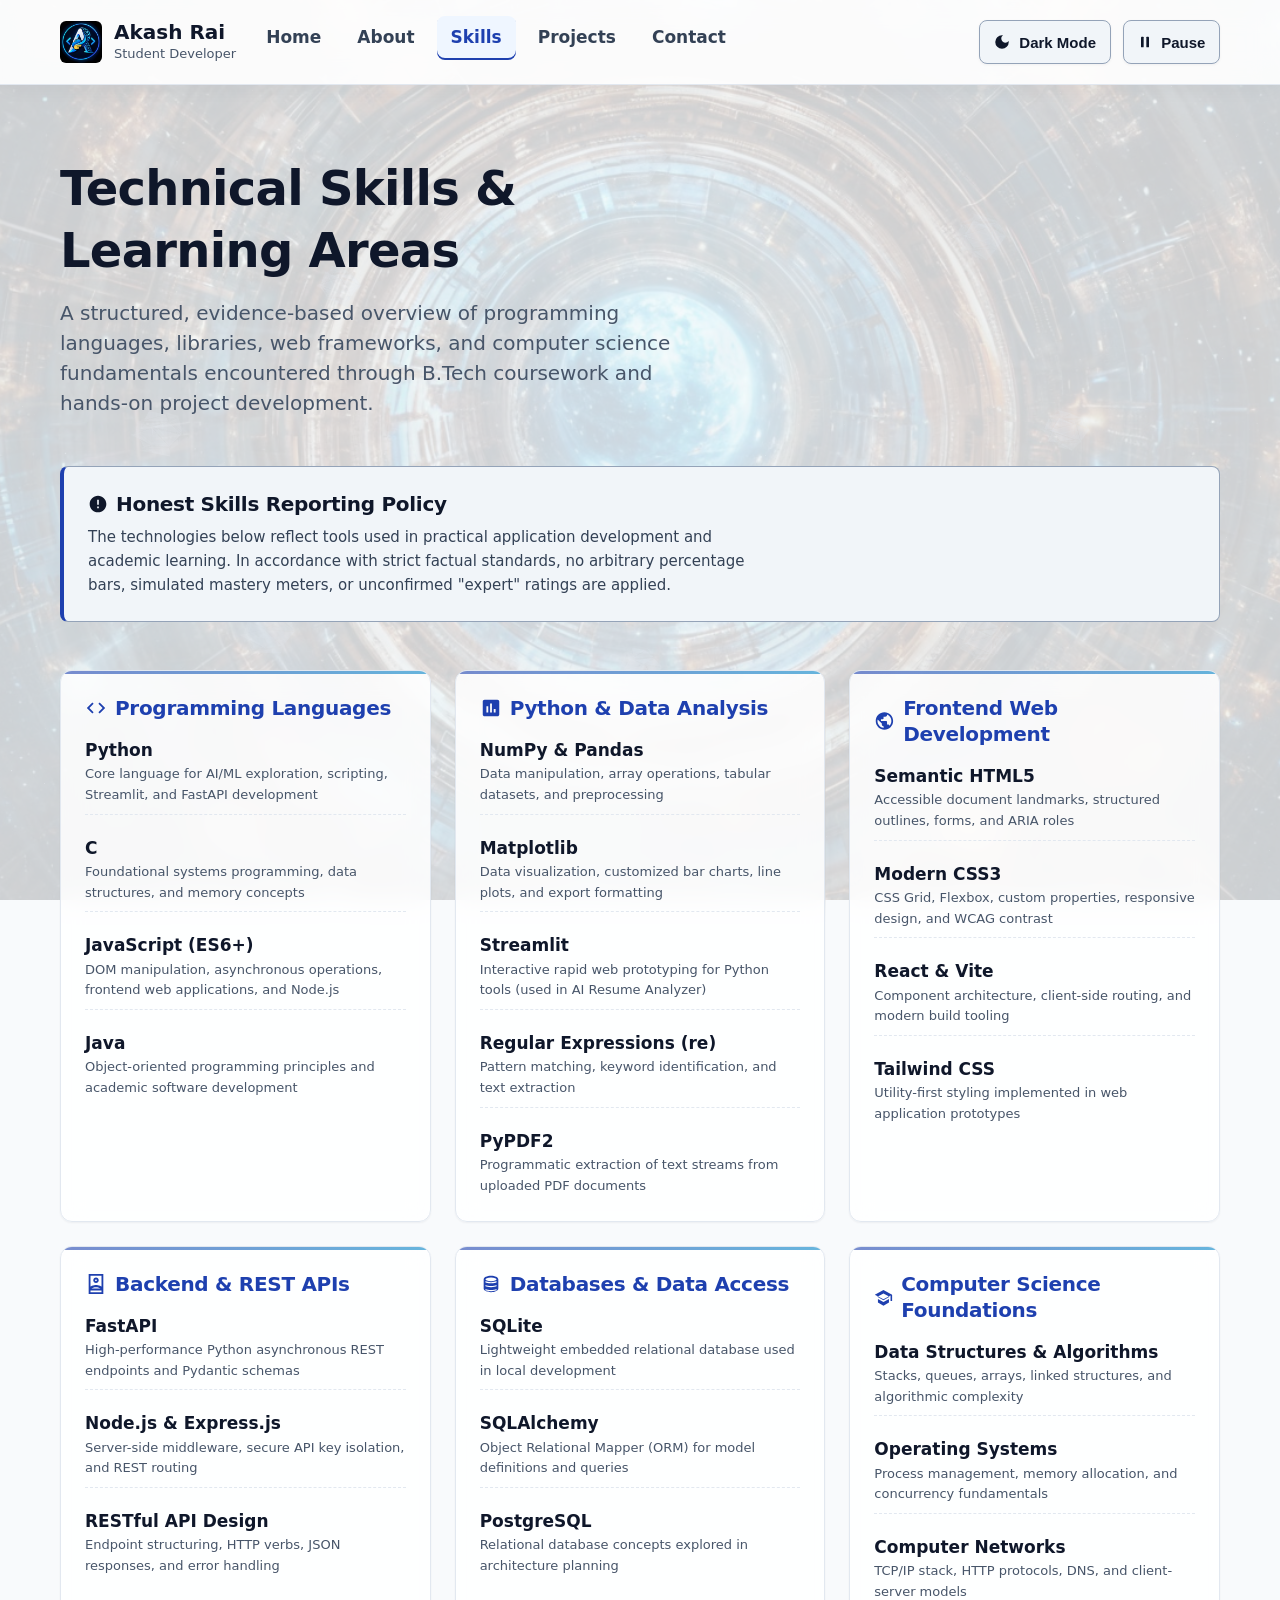
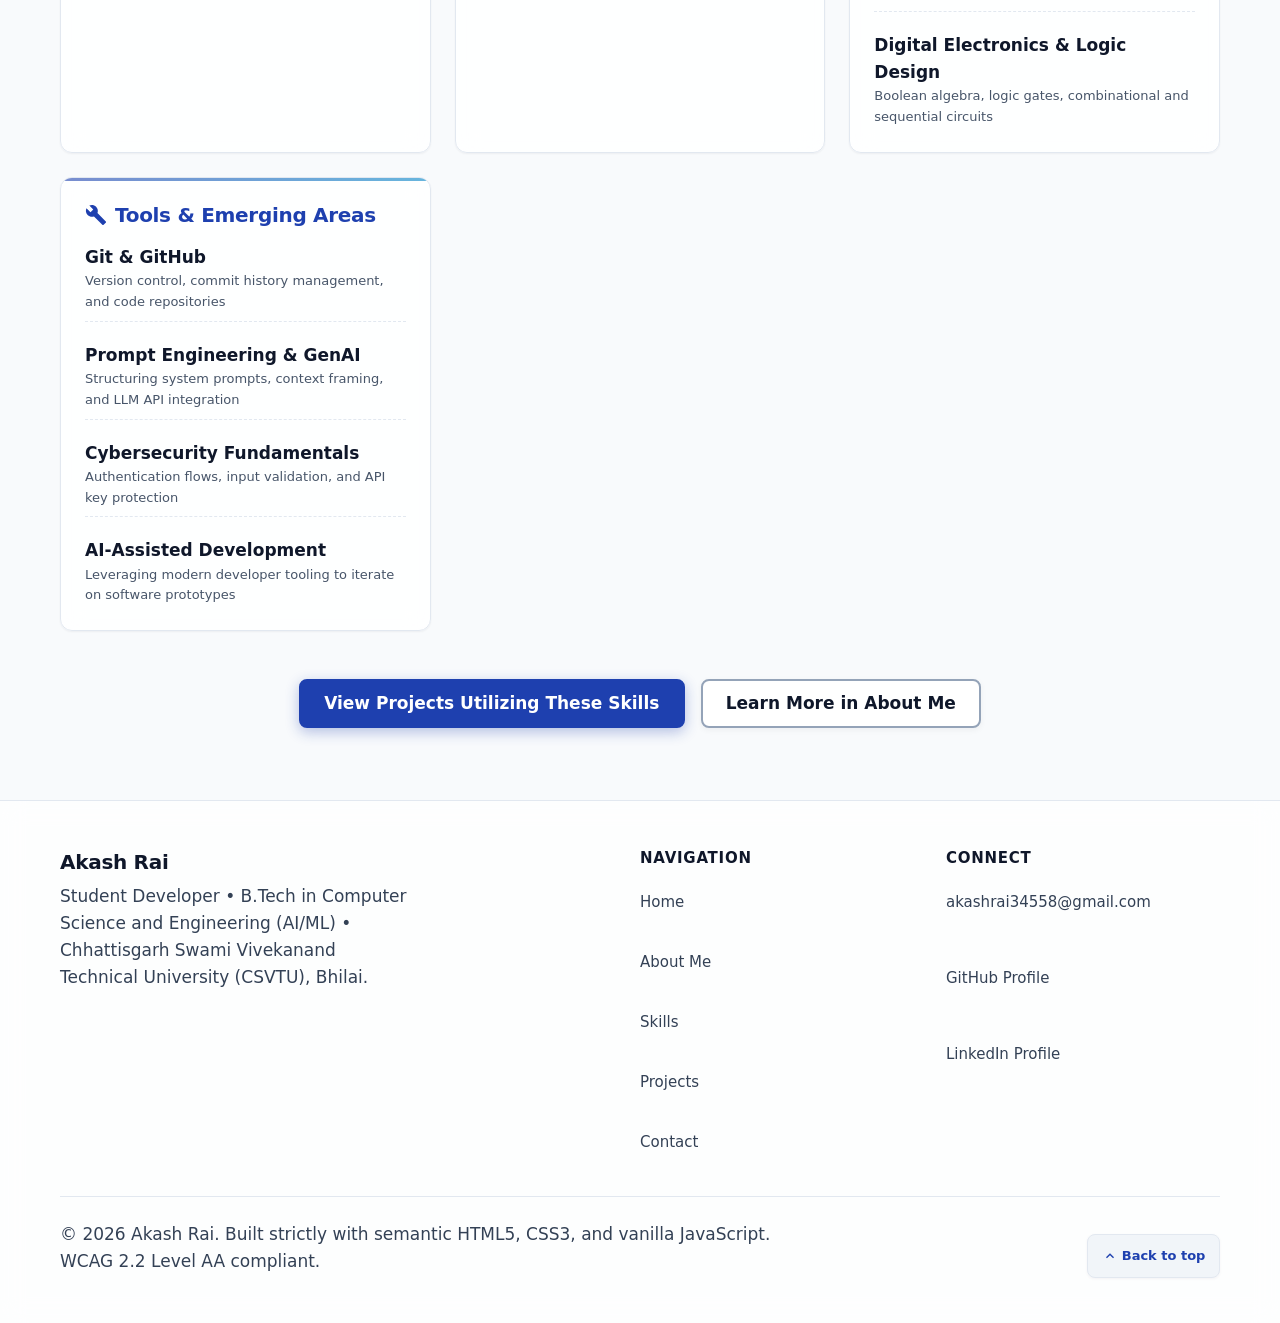
<file: skills.html>
<!doctype html>
<html lang="en">
<head>
  <meta charset="UTF-8">
  <meta name="viewport" content="width=device-width, initial-scale=1.0">
  <title>Technical Skills | Akash Rai — Student Developer</title>
  <meta name="description" content="Technical skills and learning competencies of Akash Rai in Python, AI/ML concepts, frontend development, backend APIs, and computer science fundamentals.">
  <meta name="author" content="Akash Rai">
  <link rel="canonical" href="https://pycoderakash.github.io/My_Portfolio/skills.html">

  <!-- Open Graph / Social Metadata -->
  <meta property="og:title" content="Technical Skills | Akash Rai — Student Developer">
  <meta property="og:description" content="Explore Akash Rai's programming languages, Python data tools, web frameworks, and computer science foundations.">
  <meta property="og:type" content="website">
  <meta property="og:url" content="https://pycoderakash.github.io/My_Portfolio/skills.html">
  <meta property="og:site_name" content="Akash Rai Portfolio">
  <meta property="og:locale" content="en_US">
  <meta property="og:image" content="https://pycoderakash.github.io/My_Portfolio/assets/images/Akash_rai.jpeg">

  <!-- Twitter Metadata -->
  <meta name="twitter:card" content="summary_large_image">
  <meta name="twitter:title" content="Technical Skills | Akash Rai">
  <meta name="twitter:description" content="Verified technical skills in Python, AI/ML, web development, and CS fundamentals.">
  <meta name="twitter:image" content="https://pycoderakash.github.io/My_Portfolio/assets/images/Akash_rai.jpeg">

  <!-- Favicon -->
  <link rel="icon" type="image/svg+xml" href="assets/icons/favicon.svg">
  <link rel="apple-touch-icon" href="assets/icons/logo.jpeg">

  <!-- Early Theme Initialization to Prevent FOUC / Theme Flash -->
  <script>
    (function () {
      try {
        var s = localStorage.getItem('portfolio-theme-preference');
        var theme = (s === 'dark' || s === 'light')
          ? s
          : (window.matchMedia && window.matchMedia('(prefers-color-scheme: dark)').matches ? 'dark' : 'light');
        document.documentElement.setAttribute('data-theme', theme);
      } catch (e) {
        var fallback = window.matchMedia && window.matchMedia('(prefers-color-scheme: dark)').matches ? 'dark' : 'light';
        document.documentElement.setAttribute('data-theme', fallback);
      }
    })();
  </script>

  <!-- Stylesheet -->
  <link rel="stylesheet" href="assets/css/styles.css">

  <!-- Structured Data: JSON-LD -->
  <script type="application/ld+json">
  {
    "@context": "https://schema.org",
    "@type": "ProfilePage",
    "mainEntity": {
      "@type": "Person",
      "name": "Akash Rai",
      "jobTitle": "Student Developer",
      "email": "akashrai34558@gmail.com",
      "sameAs": [
        "https://github.com/pycoderakash",
        "https://www.linkedin.com/in/akash-rai-3927593b9"
      ],
      "affiliation": {
        "@type": "CollegeOrUniversity",
        "name": "Chhattisgarh Swami Vivekanand Technical University (CSVTU), Bhilai"
      },
      "knowsAbout": [
        "Python",
        "Artificial Intelligence and Machine Learning",
        "Generative AI",
        "Prompt Engineering",
        "Streamlit",
        "FastAPI",
        "React",
        "HTML5",
        "CSS3",
        "JavaScript",
        "C",
        "Java"
      ]
    }
  }
  </script>
</head>
<body>
  <!-- Skip Link -->
  <a href="#main-content" class="skip-link">Skip to main content</a>

  <!-- Global 3D Programming Universe Canvas Background -->
  <div class="site-bg-canvas-container hero__canvas-container" id="hero-3d-container" aria-hidden="true">
    <canvas id="hero-3d-canvas" class="site-bg-canvas hero__canvas"></canvas>
  </div>

  <!-- Site Header Landmark -->
  <header class="site-header">
    <div class="container site-header__container">
      <a href="index.html" class="site-brand" aria-label="Akash Rai Portfolio, Home">
        <img src="assets/icons/logo.jpeg" alt="" class="site-logo site-brand__logo" width="42" height="42">
        <span class="site-brand__info">
          <span class="brand-name">Akash Rai</span>
          <span class="brand-role">Student Developer</span>
        </span>
      </a>

      <div class="header-actions">
        <!-- Theme Toggle Button -->
        <button type="button" id="theme-toggle" class="theme-toggle" aria-pressed="false" aria-label="Toggle color theme">
          <svg class="theme-toggle__icon" viewBox="0 0 24 24" aria-hidden="true" width="18" height="18">
            <path d="M12 3a9 9 0 1 0 9 9c0-.46-.04-.92-.1-1.36a5.389 5.389 0 0 1-4.4 2.26 5.403 5.403 0 0 1-3.14-9.8c-.44-.06-.9-.1-1.36-.1z" fill="currentColor"/>
          </svg>
          <span class="theme-toggle__text">Dark Mode</span>
        </button>
        <!-- Accessible 3D Animation Pause/Resume Control -->
        <button type="button" id="animation-toggle" class="theme-toggle animation-toggle-btn" aria-pressed="false" aria-label="Pause 3D background animation" title="Pause 3D animation (Shortcut: P)">
          <svg class="anim-icon anim-icon--pause" viewBox="0 0 24 24" aria-hidden="true" width="16" height="16">
            <rect x="6" y="4" width="4" height="16" rx="1" fill="currentColor"/>
            <rect x="14" y="4" width="4" height="16" rx="1" fill="currentColor"/>
          </svg>
          <svg class="anim-icon anim-icon--play" viewBox="0 0 24 24" aria-hidden="true" width="16" height="16" style="display: none;">
            <path d="M8 5v14l11-7z" fill="currentColor"/>
          </svg>
          <span class="anim-toggle__text">Pause</span>
        </button>

        <!-- Responsive Mobile Navigation Toggle -->
        <button type="button" id="menu-toggle" class="menu-toggle" aria-expanded="false" aria-controls="primary-nav" aria-label="Open navigation menu">
          <svg class="menu-toggle__icon" viewBox="0 0 24 24" aria-hidden="true" width="20" height="20">
            <path d="M3 6h18v2H3V6zm0 5h18v2H3v-2zm0 5h18v2H3v-2z" fill="currentColor"/>
          </svg>
          <span>Menu</span>
        </button>
      </div>

      <!-- Primary Navigation Landmark -->
      <nav id="primary-nav" class="primary-nav" aria-label="Primary Navigation">
        <ul class="primary-nav__list">
          <li><a href="index.html" class="primary-nav__link">Home</a></li>
          <li><a href="about.html" class="primary-nav__link">About</a></li>
          <li><a href="skills.html" class="primary-nav__link" aria-current="page">Skills</a></li>
          <li><a href="projects.html" class="primary-nav__link">Projects</a></li>
          <li><a href="contact.html" class="primary-nav__link">Contact</a></li>
        </ul>
      </nav>
    </div>
  </header>

  <!-- Primary Main Landmark -->
  <main id="main-content" tabindex="-1">
    <div class="container section">
      <header class="section-header">
        <h1>Technical Skills &amp; Learning Areas</h1>
        <p class="lead-text">
          A structured, evidence-based overview of programming languages, libraries, web frameworks, and computer science fundamentals encountered through B.Tech coursework and hands-on project development.
        </p>
      </header>

      <!-- Transparency Note -->
      <aside class="aside-callout" style="margin-block-start: 0; margin-block-end: var(--space-2xl);" aria-labelledby="skills-note-heading">
        <h2 id="skills-note-heading" class="aside-callout__title">
          <svg width="20" height="20" viewBox="0 0 24 24" aria-hidden="true" fill="currentColor">
            <path d="M12 2C6.48 2 2 6.48 2 12s4.48 10 10 10 10-4.48 10-10S17.52 2 12 2zm1 15h-2v-2h2v2zm0-4h-2V7h2v6z"/>
          </svg>
          Honest Skills Reporting Policy
        </h2>
        <p>
          The technologies below reflect tools used in practical application development and academic learning. In accordance with strict factual standards, no arbitrary percentage bars, simulated mastery meters, or unconfirmed "expert" ratings are applied.
        </p>
      </aside>

      <!-- Skills Grid (7 Verified Categories) -->
      <div class="grid grid--3col">
        <!-- 1. Programming Languages -->
        <article class="skills-group">
          <h2 class="skills-group__title">
            <svg width="22" height="22" viewBox="0 0 24 24" aria-hidden="true" fill="currentColor">
              <path d="M9.4 16.6L4.8 12l4.6-4.6L8 6l-6 6 6 6 1.4-1.4zm5.2 0l4.6-4.6-4.6-4.6L16 6l6 6-6 6-1.4-1.4z"/>
            </svg>
            Programming Languages
          </h2>
          <ul class="skills-list">
            <li class="skills-list__item">
              <strong class="skills-list__name">Python</strong>
              <span class="skills-list__detail">Core language for AI/ML exploration, scripting, Streamlit, and FastAPI development</span>
            </li>
            <li class="skills-list__item">
              <strong class="skills-list__name">C</strong>
              <span class="skills-list__detail">Foundational systems programming, data structures, and memory concepts</span>
            </li>
            <li class="skills-list__item">
              <strong class="skills-list__name">JavaScript (ES6+)</strong>
              <span class="skills-list__detail">DOM manipulation, asynchronous operations, frontend web applications, and Node.js</span>
            </li>
            <li class="skills-list__item">
              <strong class="skills-list__name">Java</strong>
              <span class="skills-list__detail">Object-oriented programming principles and academic software development</span>
            </li>
          </ul>
        </article>

        <!-- 2. Python and Data Analysis -->
        <article class="skills-group">
          <h2 class="skills-group__title">
            <svg width="22" height="22" viewBox="0 0 24 24" aria-hidden="true" fill="currentColor">
              <path d="M19 3H5c-1.1 0-2 .9-2 2v14c0 1.1.9 2 2 2h14c1.1 0 2-.9 2-2V5c0-1.1-.9-2-2-2zM9 17H7v-7h2v7zm4 0h-2V7h2v10zm4 0h-2v-4h2v4z"/>
            </svg>
            Python &amp; Data Analysis
          </h2>
          <ul class="skills-list">
            <li class="skills-list__item">
              <strong class="skills-list__name">NumPy &amp; Pandas</strong>
              <span class="skills-list__detail">Data manipulation, array operations, tabular datasets, and preprocessing</span>
            </li>
            <li class="skills-list__item">
              <strong class="skills-list__name">Matplotlib</strong>
              <span class="skills-list__detail">Data visualization, customized bar charts, line plots, and export formatting</span>
            </li>
            <li class="skills-list__item">
              <strong class="skills-list__name">Streamlit</strong>
              <span class="skills-list__detail">Interactive rapid web prototyping for Python tools (used in AI Resume Analyzer)</span>
            </li>
            <li class="skills-list__item">
              <strong class="skills-list__name">Regular Expressions (re)</strong>
              <span class="skills-list__detail">Pattern matching, keyword identification, and text extraction</span>
            </li>
            <li class="skills-list__item">
              <strong class="skills-list__name">PyPDF2</strong>
              <span class="skills-list__detail">Programmatic extraction of text streams from uploaded PDF documents</span>
            </li>
          </ul>
        </article>

        <!-- 3. Frontend Development -->
        <article class="skills-group">
          <h2 class="skills-group__title">
            <svg width="22" height="22" viewBox="0 0 24 24" aria-hidden="true" fill="currentColor">
              <path d="M12 2C6.48 2 2 6.48 2 12s4.48 10 10 10 10-4.48 10-10S17.52 2 12 2zm-1 17.93c-3.95-.49-7-3.85-7-7.93 0-.62.08-1.21.21-1.79L9 15v1c0 1.1.9 2 2 2v1.93zm6.9-2.54c-.26-.81-1-1.39-1.9-1.39h-1v-3c0-.55-.45-1-1-1H8v-2h2c.55 0 1-.45 1-1V7h2c1.1 0 2-.9 2-2v-.41c2.93 1.19 5 4.06 5 7.41 0 2.08-.8 3.97-2.1 5.39z"/>
            </svg>
            Frontend Web Development
          </h2>
          <ul class="skills-list">
            <li class="skills-list__item">
              <strong class="skills-list__name">Semantic HTML5</strong>
              <span class="skills-list__detail">Accessible document landmarks, structured outlines, forms, and ARIA roles</span>
            </li>
            <li class="skills-list__item">
              <strong class="skills-list__name">Modern CSS3</strong>
              <span class="skills-list__detail">CSS Grid, Flexbox, custom properties, responsive design, and WCAG contrast</span>
            </li>
            <li class="skills-list__item">
              <strong class="skills-list__name">React &amp; Vite</strong>
              <span class="skills-list__detail">Component architecture, client-side routing, and modern build tooling</span>
            </li>
            <li class="skills-list__item">
              <strong class="skills-list__name">Tailwind CSS</strong>
              <span class="skills-list__detail">Utility-first styling implemented in web application prototypes</span>
            </li>
          </ul>
        </article>

        <!-- 4. Backend Development and APIs -->
        <article class="skills-group">
          <h2 class="skills-group__title">
            <svg width="22" height="22" viewBox="0 0 24 24" aria-hidden="true" fill="currentColor">
              <path d="M4 1v22h16V1H4zm14 20H6V3h12v18zM12 5c-1.66 0-3 1.34-3 3s1.34 3 3 3 3-1.34 3-3-1.34-3-3-3zm0 4c-.55 0-1-.45-1-1s.45-1 1-1 1 .45 1 1-.45 1-1 1zm0 4c-2.33 0-7 1.17-7 3.5V19h14v-2.5c0-2.33-4.67-3.5-7-3.5zm-5 4c.2-.71 3.3-1.5 5-1.5s4.8.79 5 1.5H7z"/>
            </svg>
            Backend &amp; REST APIs
          </h2>
          <ul class="skills-list">
            <li class="skills-list__item">
              <strong class="skills-list__name">FastAPI</strong>
              <span class="skills-list__detail">High-performance Python asynchronous REST endpoints and Pydantic schemas</span>
            </li>
            <li class="skills-list__item">
              <strong class="skills-list__name">Node.js &amp; Express.js</strong>
              <span class="skills-list__detail">Server-side middleware, secure API key isolation, and REST routing</span>
            </li>
            <li class="skills-list__item">
              <strong class="skills-list__name">RESTful API Design</strong>
              <span class="skills-list__detail">Endpoint structuring, HTTP verbs, JSON responses, and error handling</span>
            </li>
          </ul>
        </article>

        <!-- 5. Databases and Data Access -->
        <article class="skills-group">
          <h2 class="skills-group__title">
            <svg width="22" height="22" viewBox="0 0 24 24" aria-hidden="true" fill="currentColor">
              <path d="M12 3C7.58 3 4 4.79 4 7v10c0 2.21 3.58 4 8 4s8-1.79 8-4V7c0-2.21-3.58-4-8-4zm0 2c3.87 0 6 1.5 6 2s-2.13 2-6 2-6-1.5-6-2 2.13-2 6-2zm6 5.25c-.75.4-2.73 1.05-6 1.05s-5.25-.65-6-1.05V8.82c1.47.74 3.73 1.18 6 1.18s4.53-.44 6-1.18v1.43zm0 4.25c-.75.4-2.73 1.05-6 1.05s-5.25-.65-6-1.05v-1.43c1.47.74 3.73 1.18 6 1.18s4.53-.44 6-1.18v1.43zm0 4.25c-.75.4-2.73 1.05-6 1.05s-5.25-.65-6-1.05v-1.43c1.47.74 3.73 1.18 6 1.18s4.53-.44 6-1.18v1.43z"/>
            </svg>
            Databases &amp; Data Access
          </h2>
          <ul class="skills-list">
            <li class="skills-list__item">
              <strong class="skills-list__name">SQLite</strong>
              <span class="skills-list__detail">Lightweight embedded relational database used in local development</span>
            </li>
            <li class="skills-list__item">
              <strong class="skills-list__name">SQLAlchemy</strong>
              <span class="skills-list__detail">Object Relational Mapper (ORM) for model definitions and queries</span>
            </li>
            <li class="skills-list__item">
              <strong class="skills-list__name">PostgreSQL</strong>
              <span class="skills-list__detail">Relational database concepts explored in architecture planning</span>
            </li>
          </ul>
        </article>

        <!-- 6. Computer Science Fundamentals -->
        <article class="skills-group">
          <h2 class="skills-group__title">
            <svg width="22" height="22" viewBox="0 0 24 24" aria-hidden="true" fill="currentColor">
              <path d="M12 3L1 9l11 6 9-4.91V17h2V9L12 3zm0 13L4.27 11.8 12 7.6l7.73 4.2L12 16zm0 2.27l7-3.82V19l-7 4-7-4v-4.55l7 3.82z"/>
            </svg>
            Computer Science Foundations
          </h2>
          <ul class="skills-list">
            <li class="skills-list__item">
              <strong class="skills-list__name">Data Structures &amp; Algorithms</strong>
              <span class="skills-list__detail">Stacks, queues, arrays, linked structures, and algorithmic complexity</span>
            </li>
            <li class="skills-list__item">
              <strong class="skills-list__name">Operating Systems</strong>
              <span class="skills-list__detail">Process management, memory allocation, and concurrency fundamentals</span>
            </li>
            <li class="skills-list__item">
              <strong class="skills-list__name">Computer Networks</strong>
              <span class="skills-list__detail">TCP/IP stack, HTTP protocols, DNS, and client-server models</span>
            </li>
            <li class="skills-list__item">
              <strong class="skills-list__name">Digital Electronics &amp; Logic Design</strong>
              <span class="skills-list__detail">Boolean algebra, logic gates, combinational and sequential circuits</span>
            </li>
          </ul>
        </article>

        <!-- 7. Development Tools & Concepts -->
        <article class="skills-group">
          <h2 class="skills-group__title">
            <svg width="22" height="22" viewBox="0 0 24 24" aria-hidden="true" fill="currentColor">
              <path d="M22.7 19l-9.1-9.1c.9-2.3.4-5-1.5-6.9-2-2-5-2.4-7.4-1.3L9 6 6 9 1.6 4.7C.4 7.1.9 10.1 2.9 12.1c1.9 1.9 4.6 2.4 6.9 1.5l9.1 9.1c.4.4 1 .4 1.4 0l2.3-2.3c.5-.4.5-1.1.1-1.4z"/>
            </svg>
            Tools &amp; Emerging Areas
          </h2>
          <ul class="skills-list">
            <li class="skills-list__item">
              <strong class="skills-list__name">Git &amp; GitHub</strong>
              <span class="skills-list__detail">Version control, commit history management, and code repositories</span>
            </li>
            <li class="skills-list__item">
              <strong class="skills-list__name">Prompt Engineering &amp; GenAI</strong>
              <span class="skills-list__detail">Structuring system prompts, context framing, and LLM API integration</span>
            </li>
            <li class="skills-list__item">
              <strong class="skills-list__name">Cybersecurity Fundamentals</strong>
              <span class="skills-list__detail">Authentication flows, input validation, and API key protection</span>
            </li>
            <li class="skills-list__item">
              <strong class="skills-list__name">AI-Assisted Development</strong>
              <span class="skills-list__detail">Leveraging modern developer tooling to iterate on software prototypes</span>
            </li>
          </ul>
        </article>
      </div>

      <!-- Projects Navigation CTA -->
      <div class="btn-group" style="justify-content: center; margin-block-start: var(--space-2xl);">
        <a href="projects.html" class="btn btn--primary">View Projects Utilizing These Skills</a>
        <a href="about.html" class="btn btn--secondary">Learn More in About Me</a>
      </div>
    </div>
  </main>

  <!-- Site Footer Landmark -->
  <footer class="site-footer">
    <div class="container site-footer__inner">
      <div class="site-footer__top">
        <div class="site-footer__brand">
          <h3 class="site-footer__title">Akash Rai</h3>
          <p>
            Student Developer &bull; B.Tech in Computer Science and Engineering (AI/ML) &bull; Chhattisgarh Swami Vivekanand Technical University (CSVTU), Bhilai.
          </p>
        </div>

        <nav class="site-footer__nav" aria-label="Footer Quick Links">
          <h4 class="site-footer__nav-title">Navigation</h4>
          <ul class="site-footer__list">
            <li><a href="index.html" class="site-footer__link">Home</a></li>
            <li><a href="about.html" class="site-footer__link">About Me</a></li>
            <li><a href="skills.html" class="site-footer__link" aria-current="page">Skills</a></li>
            <li><a href="projects.html" class="site-footer__link">Projects</a></li>
            <li><a href="contact.html" class="site-footer__link">Contact</a></li>
          </ul>
        </nav>

        <div>
          <h4 class="site-footer__nav-title">Connect</h4>
          <address class="contact-address">
            <p><a href="mailto:akashrai34558@gmail.com" class="site-footer__link" data-profile-link="email" data-profile-text>akashrai34558@gmail.com</a></p>
            <p><a href="https://github.com/pycoderakash" class="site-footer__link" data-profile-link="github" target="_blank" rel="noopener noreferrer">GitHub Profile <span class="sr-only">(opens in new tab)</span></a></p>
            <p><a href="https://www.linkedin.com/in/akash-rai-3927593b9" class="site-footer__link" data-profile-link="linkedin" target="_blank" rel="noopener noreferrer">LinkedIn Profile <span class="sr-only">(opens in new tab)</span></a></p>
          </address>
        </div>
      </div>

      <div class="site-footer__bottom">
        <p>&copy; 2026 Akash Rai. Built strictly with semantic HTML5, CSS3, and vanilla JavaScript. WCAG 2.2 Level AA compliant.</p>
        <a href="#main-content" class="back-to-top">
          <svg width="16" height="16" viewBox="0 0 24 24" aria-hidden="true" fill="currentColor">
            <path d="M7.41 15.41L12 10.83l4.59 4.58L18 14l-6-6-6 6z"/>
          </svg>
          Back to top
        </a>
      </div>
    </div>
  </footer>

  <!-- Scripts -->
  <script src="assets/js/main.js" defer></script>
  <script src="assets/js/three.min.js" defer></script>
  <script src="assets/js/GLTFLoader.js" defer></script>
  <script src="assets/js/3d-universe.js" defer></script>
</body>
</html>
</file>
<file: assets/css/styles.css>
/* ==========================================================================
   ACCESSIBLE SEMANTIC PORTFOLIO — STYLESHEET
   WCAG 2.2 Level AA Compliant | Semantic HTML5 | Technical SEO
   ========================================================================== */

/* --------------------------------------------------------------------------
   1. CSS Custom Properties (Design Tokens & Color Modes)
   -------------------------------------------------------------------------- */
:root {
  /* Light Theme Palette (Default) - Contrast >= 4.5:1 for body, >= 3:1 for UI */
  --color-bg: #f8fafc;
  --color-surface: #ffffff;
  --color-surface-raised: #f1f5f9;
  --color-surface-card: #ffffff;
  --color-header-bg: rgba(255, 255, 255, 0.9);
  
  --color-text-primary: #0f172a;       /* Contrast on #ffffff is 18.7:1 (AAA) */
  --color-text-secondary: #334155;     /* Contrast on #ffffff is 9.6:1 (AAA) */
  --color-text-muted: #475569;         /* Contrast on #ffffff is 7.1:1 (AAA) */
  --color-text-inverse: #ffffff;

  --color-brand-primary: #1e40af;      /* Blue 800: Contrast on #ffffff is 8.5:1 (AAA) */
  --color-brand-hover: #1e3a8a;        /* Blue 900 */
  --color-brand-light: #eff6ff;        /* Blue 50 */
  
  --color-accent: #0284c7;             /* Sky 600 */
  --color-accent-subtle: #e0f2fe;
  --color-accent-violet: #7c3aed;      /* Violet 600 */
  --color-accent-violet-subtle: #f5f3ff;

  --color-border-subtle: #e2e8f0;      /* Slate 200 */
  --color-border-strong: #94a3b8;      /* Slate 400: Contrast >= 3:1 against white */
  
  --color-focus: #1d4ed8;              /* Visible keyboard focus outline */
  --color-focus-inner: #ffffff;

  --color-success-bg: #ecfdf5;
  --color-success-text: #065f46;       /* Contrast on green-50 is 8.2:1 */
  --color-success-border: #059669;

  --color-error-bg: #fef2f2;
  --color-error-text: #991b1b;         /* Contrast on red-50 is 8.7:1 */
  --color-error-border: #dc2626;

  --color-warning-bg: #fffbeb;
  --color-warning-text: #92400e;
  --color-warning-border: #d97706;

  /* Project Status Colors */
  --color-status-prototype: #0369a1;   /* Sky 700: prototype badge text */
  --color-status-academic: #6b21a8;    /* Purple 800: academic badge text */
  --color-status-academic-dot: #9333ea; /* Purple 600: academic badge dot */

  /* Align native form controls / scrollbars with the active theme */
  color-scheme: light;

  /* Typography Scale */
  --font-sans: system-ui, -apple-system, "Segoe UI", Roboto, Helvetica, Arial, sans-serif, "Apple Color Emoji", "Segoe UI Emoji";
  --font-mono: ui-monospace, SFMono-Regular, Menlo, Monaco, Consolas, "Liberation Mono", "Courier New", monospace;

  --fs-xs: clamp(0.75rem, 0.7rem + 0.25vw, 0.8125rem);
  --fs-sm: clamp(0.875rem, 0.825rem + 0.25vw, 0.9375rem);
  --fs-base: clamp(1rem, 0.95rem + 0.25vw, 1.0625rem);
  --fs-md: clamp(1.125rem, 1.05rem + 0.35vw, 1.25rem);
  --fs-lg: clamp(1.25rem, 1.15rem + 0.5vw, 1.5rem);
  --fs-xl: clamp(1.5rem, 1.35rem + 0.75vw, 1.875rem);
  --fs-2xl: clamp(1.875rem, 1.65rem + 1.1vw, 2.375rem);
  --fs-3xl: clamp(2.25rem, 1.95rem + 1.5vw, 3rem);

  --lh-tight: 1.2;
  --lh-heading: 1.3;
  --lh-body: 1.6;

  /* Spacing Scale */
  --space-2xs: 0.25rem;
  --space-xs: 0.5rem;
  --space-sm: 0.75rem;
  --space-md: 1rem;
  --space-lg: 1.5rem;
  --space-xl: 2rem;
  --space-2xl: 3rem;
  --space-3xl: 4.5rem;

  /* Borders and Radii */
  --radius-sm: 0.375rem;
  --radius-md: 0.5rem;
  --radius-lg: 0.75rem;
  --radius-full: 9999px;

  /* Shadows (Subtle, non-distracting) */
  --shadow-sm: 0 1px 2px 0 rgba(15, 23, 42, 0.05);
  --shadow-md: 0 4px 6px -1px rgba(15, 23, 42, 0.08), 0 2px 4px -2px rgba(15, 23, 42, 0.04);
  --shadow-lg: 0 10px 15px -3px rgba(15, 23, 42, 0.08), 0 4px 6px -4px rgba(15, 23, 42, 0.04);

  /* Container */
  --container-max: 75rem; /* 1200px */
  --container-pad: 1.25rem;

  /* Transitions */
  --transition-fast: 150ms ease-in-out;
  --transition-normal: 250ms ease-in-out;
}

/* --------------------------------------------------------------------------
   Dark Theme Overrides
   -------------------------------------------------------------------------- */
[data-theme="dark"] {
  --color-bg: #080c14;
  --color-surface: #0f1523;
  --color-surface-raised: #162035;
  --color-surface-card: #111a2d;
  --color-header-bg: rgba(8, 12, 20, 0.88);

  --color-text-primary: #f8fafc;       /* Contrast on #0f1523 is 17.2:1 (AAA) */
  --color-text-secondary: #cbd5e1;     /* Contrast on #0f1523 is 11.5:1 (AAA) */
  --color-text-muted: #94a3b8;         /* Contrast on #0f1523 is 6.8:1 (AAA) */
  --color-text-inverse: #080c14;

  --color-brand-primary: #38bdf8;      /* Electric Sky 400 */
  --color-brand-hover: #7dd3fc;        /* Sky 300 */
  --color-brand-light: #0d233a;        /* Deep cyan-blue tint */

  --color-accent: #06b6d4;             /* Cyan 500 */
  --color-accent-subtle: #083344;
  --color-accent-violet: #a78bfa;      /* Violet 400 */
  --color-accent-violet-subtle: #2e1065;

  --color-border-subtle: rgba(56, 189, 248, 0.14);
  --color-border-strong: #334155;      /* Contrast >= 3:1 against dark bg */

  --color-focus: #38bdf8;              /* Bright cyan-blue focus */
  --color-focus-inner: #080c14;

  --color-success-bg: #064e3b;
  --color-success-text: #a7f3d0;
  --color-success-border: #34d399;

  --color-error-bg: #450a0a;
  --color-error-text: #fecaca;
  --color-error-border: #f87171;

  --color-warning-bg: #451a03;
  --color-warning-text: #fde68a;
  --color-warning-border: #fbbf24;

  --color-status-prototype: #38bdf8;   /* Sky 400 */
  --color-status-academic: #c084fc;    /* Purple 300 */
  --color-status-academic-dot: #a855f7; /* Purple 500 */

  color-scheme: dark;

  --shadow-sm: 0 1px 3px 0 rgba(0, 0, 0, 0.5);
  --shadow-md: 0 4px 12px -2px rgba(0, 0, 0, 0.6);
  --shadow-lg: 0 12px 28px -4px rgba(0, 0, 0, 0.75);
}

/* --------------------------------------------------------------------------
   2. Reset & Base Elements
   -------------------------------------------------------------------------- */
*,
*::before,
*::after {
  box-sizing: border-box;
  margin: 0;
  padding: 0;
}

html {
  font-family: var(--font-sans);
  font-size: 100%;
  line-height: var(--lh-body);
  color: var(--color-text-primary);
  background-color: var(--color-bg);
  scroll-behavior: smooth;
  -webkit-text-size-adjust: 100%;
  tab-size: 4;
}

body {
  min-height: 100vh;
  display: flex;
  flex-direction: column;
  background-color: transparent;
  color: var(--color-text-primary);
  position: relative;
  overflow-wrap: break-word;
}

/* --------------------------------------------------------------------------
   3. Accessible Skip Link (WCAG 2.4.1 Bypass Blocks)
   -------------------------------------------------------------------------- */
.skip-link {
  position: absolute;
  top: -9999px;
  left: 1rem;
  z-index: 10000;
  padding: 0.875rem 1.25rem;
  background-color: var(--color-brand-primary);
  color: var(--color-text-inverse);
  font-weight: 700;
  font-size: var(--fs-base);
  text-decoration: none;
  border-radius: var(--radius-md);
  box-shadow: 0 0 0 3px var(--color-focus-inner), var(--shadow-lg);
  transition: top var(--transition-fast);
}

.skip-link:focus,
.skip-link:focus-visible {
  top: 1rem;
  outline: 3px solid var(--color-focus);
  outline-offset: 2px;
}

/* --------------------------------------------------------------------------
   4. Universal Focus Indicators (WCAG 2.4.7 & 2.4.11)
   -------------------------------------------------------------------------- */
:focus-visible {
  outline: 3px solid var(--color-focus) !important;
  outline-offset: 3px !important;
}

:focus:not(:focus-visible) {
  outline: none;
}

/* Ensure main landmark focusable via skip link without ugly default outline */
main[tabindex="-1"]:focus {
  outline: none;
}

/* --------------------------------------------------------------------------
   5. Typography & Headings
   -------------------------------------------------------------------------- */
h1, h2, h3, h4, h5, h6 {
  color: var(--color-text-primary);
  line-height: var(--lh-heading);
  font-weight: 700;
  letter-spacing: -0.015em;
  overflow-wrap: break-word;
}

h1 {
  font-size: var(--fs-3xl);
  margin-block-end: var(--space-md);
}

h2 {
  font-size: var(--fs-2xl);
  margin-block-end: var(--space-md);
}

h3 {
  font-size: var(--fs-xl);
  margin-block-end: var(--space-sm);
}

h4 {
  font-size: var(--fs-lg);
  margin-block-end: var(--space-xs);
}

p {
  color: var(--color-text-secondary);
  font-size: var(--fs-base);
  margin-block-end: var(--space-md);
  max-width: 70ch;
}

p:last-child {
  margin-block-end: 0;
}

.lead-text {
  font-size: var(--fs-md);
  line-height: 1.5;
  color: var(--color-text-secondary);
  margin-block-end: var(--space-lg);
}

a {
  color: var(--color-brand-primary);
  text-decoration: underline;
  text-underline-offset: 0.2em;
  transition: color var(--transition-fast);
}

a:hover {
  color: var(--color-brand-hover);
}

ul, ol {
  padding-inline-start: 1.5rem;
  margin-block-end: var(--space-md);
  color: var(--color-text-secondary);
}

li {
  margin-block-end: var(--space-xs);
}

li:last-child {
  margin-block-end: 0;
}

code, kbd, samp {
  font-family: var(--font-mono);
  font-size: 0.9em;
  background-color: var(--color-surface-raised);
  padding: 0.15em 0.4em;
  border-radius: var(--radius-sm);
  border: 1px solid var(--color-border-subtle);
}

/* --------------------------------------------------------------------------
   6. Layout Components & Grid
   -------------------------------------------------------------------------- */
.container {
  width: 100%;
  max-width: var(--container-max);
  margin-inline: auto;
  padding-inline: var(--container-pad);
}

.section {
  padding-block: var(--space-3xl);
  position: relative;
  background: transparent;
}

.section--alt {
  background-color: color-mix(in srgb, var(--color-surface-raised) 70%, transparent);
  border-block: 1px solid var(--color-border-subtle);
  backdrop-filter: blur(8px);
  -webkit-backdrop-filter: blur(8px);
}

.section-header {
  margin-block-end: var(--space-2xl);
  max-width: 65ch;
}

.section-header p {
  font-size: var(--fs-md);
  color: var(--color-text-muted);
}

.grid {
  display: grid;
  gap: var(--space-lg);
}

.grid--2col {
  grid-template-columns: repeat(1, minmax(0, 1fr));
}

@media (min-width: 48rem) {
  .grid--2col {
    grid-template-columns: repeat(2, minmax(0, 1fr));
  }
}

.grid--3col {
  grid-template-columns: repeat(1, minmax(0, 1fr));
}

@media (min-width: 40rem) {
  .grid--3col {
    grid-template-columns: repeat(2, minmax(0, 1fr));
  }
}

@media (min-width: 64rem) {
  .grid--3col {
    grid-template-columns: repeat(3, minmax(0, 1fr));
  }
}

/* --------------------------------------------------------------------------
   7. Header, Site Branding & Navigation
   -------------------------------------------------------------------------- */
.site-header {
  position: sticky;
  top: 0;
  z-index: 1000;
  background-color: var(--color-header-bg);
  backdrop-filter: blur(14px);
  -webkit-backdrop-filter: blur(14px);
  border-block-end: 1px solid var(--color-border-subtle);
  box-shadow: 0 4px 20px -2px rgba(15, 23, 42, 0.05);
  transition: background-color var(--transition-normal), border-color var(--transition-normal);
}

[data-theme="dark"] .site-header {
  box-shadow: 0 4px 20px -2px rgba(0, 0, 0, 0.45);
}

.site-header__container {
  display: flex;
  align-items: center;
  justify-content: space-between;
  padding-block: var(--space-md);
  gap: var(--space-md);
}

.site-brand {
  display: flex;
  align-items: center;
  gap: var(--space-sm);
  text-decoration: none;
  color: var(--color-text-primary);
  font-weight: 700;
  min-width: 0;
}

.site-brand__logo,
.site-logo {
  width: 42px;
  height: 42px;
  object-fit: contain;
  display: block;
  flex-shrink: 0;
  border-radius: var(--radius-sm);
  transition: transform 0.25s cubic-bezier(0.34, 1.56, 0.64, 1);
}

.site-brand:hover .site-logo {
  transform: scale(1.08) rotate(-3deg);
}

@media (max-width: 25rem) {
  .site-header__container {
    gap: var(--space-xs);
  }
  .header-actions {
    gap: var(--space-2xs);
  }
}

@media (max-width: 23.4375rem) {
  :root {
    --container-pad: 0.875rem;
  }
  .site-brand {
    gap: var(--space-2xs);
  }
  .site-brand__logo,
  .site-logo {
    width: 36px;
    height: 36px;
  }
  .brand-name {
    font-size: var(--fs-sm);
    white-space: nowrap;
  }
  .brand-role {
    display: none;
  }
}

.site-brand__info {
  display: flex;
  flex-direction: column;
  min-width: 0;
}

.brand-name {
  font-size: var(--fs-md);
  line-height: 1.2;
  color: var(--color-text-primary);
}

.brand-role {
  font-size: var(--fs-xs);
  color: var(--color-text-muted);
  font-weight: 500;
}

.header-actions {
  display: flex;
  align-items: center;
  gap: var(--space-sm);
  flex-shrink: 0;
}

/* Primary Navigation */
.primary-nav {
  display: flex;
  align-items: center;
}

.primary-nav__list {
  display: flex;
  list-style: none;
  padding: 0;
  margin: 0;
  gap: var(--space-xs);
}

.primary-nav__link {
  display: inline-flex;
  align-items: center;
  justify-content: center;
  padding: 0.5rem 0.875rem;
  color: var(--color-text-secondary);
  text-decoration: none;
  font-weight: 600;
  font-size: var(--fs-base);
  border-radius: var(--radius-md);
  transition: all 0.2s cubic-bezier(0.34, 1.56, 0.64, 1);
  min-height: 44px; /* WCAG 2.2 Target Size Minimum */
  min-width: 44px;
}

.primary-nav__link:hover {
  color: var(--color-brand-primary);
  background-color: var(--color-surface-raised);
  transform: translateY(-1.5px);
}

.primary-nav__link:active {
  transform: translateY(0) scale(0.97);
}

.primary-nav__link[aria-current="page"] {
  color: var(--color-brand-primary);
  background-color: var(--color-brand-light);
  font-weight: 700;
  box-shadow: inset 0 -2px 0 0 var(--color-brand-primary);
}

/* Mobile Menu Toggle */
.menu-toggle {
  display: none;
  align-items: center;
  gap: var(--space-xs);
  padding: 0.5rem 0.75rem;
  background-color: var(--color-surface-raised);
  color: var(--color-text-primary);
  border: 1px solid var(--color-border-strong);
  border-radius: var(--radius-md);
  font-weight: 600;
  font-size: var(--fs-sm);
  cursor: pointer;
  min-height: 44px;
  min-width: 44px;
  box-shadow: 0 1px 3px rgba(15, 23, 42, 0.05);
  transition: transform 0.2s cubic-bezier(0.34, 1.56, 0.64, 1),
              background-color var(--transition-fast),
              border-color var(--transition-fast),
              box-shadow 0.2s ease;
}

.menu-toggle:hover {
  background-color: var(--color-surface);
  border-color: var(--color-brand-primary);
  transform: translateY(-2px);
  box-shadow: 0 4px 10px rgba(15, 23, 42, 0.08);
}

.menu-toggle:active {
  transform: translateY(1px) scale(0.96);
}

.menu-toggle__icon {
  width: 1.25rem;
  height: 1.25rem;
  fill: currentColor;
  transition: transform 0.25s ease;
}

.menu-toggle:hover .menu-toggle__icon {
  transform: scale(1.1);
}

/* Responsive Navigation Styles for Mobile & Tablet Portrait */
@media (max-width: 53.9375rem) {
  .menu-toggle {
    display: inline-flex;
  }

  .primary-nav {
    position: absolute;
    top: 100%;
    left: 0;
    right: 0;
    background-color: var(--color-surface);
    border-block-end: 2px solid var(--color-border-strong);
    box-shadow: var(--shadow-lg);
    display: none;
    padding: var(--space-md) var(--container-pad);
  }

  .primary-nav.is-open {
    display: block;
  }

  .primary-nav__list {
    flex-direction: column;
    gap: var(--space-xs);
    width: 100%;
  }

  .primary-nav__link {
    width: 100%;
    justify-content: flex-start;
    padding: 0.75rem 1rem;
    font-size: var(--fs-md);
  }
}

@media (min-width: 54rem) {
  .primary-nav {
    order: 2;
  }
  .header-actions {
    order: 3;
    margin-inline-start: auto;
  }
}

/* Theme Switcher Button */
.theme-toggle {
  display: inline-flex;
  align-items: center;
  gap: var(--space-xs);
  padding: 0.5rem 0.85rem;
  background-color: var(--color-surface-raised);
  color: var(--color-text-primary);
  border: 1px solid var(--color-border-strong);
  border-radius: var(--radius-md);
  font-size: var(--fs-sm);
  font-weight: 600;
  cursor: pointer;
  min-height: 44px;
  min-width: 44px;
  box-shadow: 0 1px 3px rgba(15, 23, 42, 0.05);
  transition: transform 0.2s cubic-bezier(0.34, 1.56, 0.64, 1),
              background-color var(--transition-fast),
              border-color var(--transition-fast),
              box-shadow 0.2s ease;
}

.theme-toggle:hover {
  transform: translateY(-2px);
  background-color: var(--color-surface);
  border-color: var(--color-brand-primary);
  box-shadow: 0 4px 10px rgba(15, 23, 42, 0.08);
}

.theme-toggle:active {
  transform: translateY(1px) scale(0.96);
}

.theme-toggle__icon {
  width: 1.125rem;
  height: 1.125rem;
  fill: currentColor;
  flex-shrink: 0;
  transition: transform 0.35s cubic-bezier(0.34, 1.56, 0.64, 1);
}

.theme-toggle:hover .theme-toggle__icon {
  transform: rotate(25deg) scale(1.15);
}

@media (max-width: 53.9375rem) {
  .theme-toggle__text,
  .anim-toggle__text {
    display: none;
  }
  .theme-toggle,
  .animation-toggle-btn {
    padding: 0.5rem;
    justify-content: center;
  }
}

@media (max-width: 30rem) {
  .menu-toggle span {
    display: none;
  }
  .menu-toggle {
    padding: 0.5rem;
    justify-content: center;
  }
  .form-wrapper,
  .contact-info-card,
  .skills-group,
  .project-card__body {
    padding: var(--space-md);
  }
}

/* --------------------------------------------------------------------------
   8. Buttons and Interactive Controls
   -------------------------------------------------------------------------- */
.btn {
  display: inline-flex;
  align-items: center;
  justify-content: center;
  gap: var(--space-xs);
  padding: 0.75rem 1.45rem;
  font-family: var(--font-sans);
  font-size: var(--fs-base);
  font-weight: 600;
  text-decoration: none;
  border-radius: var(--radius-md);
  cursor: pointer;
  position: relative;
  overflow: hidden;
  isolation: isolate;
  min-height: 44px;
  border: 2px solid transparent;
  line-height: 1.2;
  transition: transform 0.22s cubic-bezier(0.34, 1.56, 0.64, 1),
              box-shadow 0.22s cubic-bezier(0.34, 1.56, 0.64, 1),
              background-color var(--transition-fast),
              color var(--transition-fast),
              border-color var(--transition-fast);
}

/* Light sheen reflection sweep across physical button on hover */
.btn::after {
  content: '';
  position: absolute;
  top: 0;
  left: -120%;
  width: 60%;
  height: 100%;
  background: linear-gradient(
    115deg,
    transparent 0%,
    rgba(255, 255, 255, 0.22) 50%,
    transparent 100%
  );
  transform: skewX(-20deg);
  transition: left 0.65s cubic-bezier(0.16, 1, 0.3, 1);
  pointer-events: none;
}

.btn:hover::after {
  left: 150%;
}

.btn:hover {
  transform: translateY(-2.5px);
}

.btn:focus-visible {
  outline: 2px solid var(--color-focus);
  outline-offset: 3px;
}

.btn:active {
  transform: translateY(1px) scale(0.98);
}

.btn:disabled,
.btn[aria-disabled="true"] {
  opacity: 0.65;
  cursor: not-allowed;
  pointer-events: none;
  transform: none !important;
  box-shadow: none !important;
}

.btn svg {
  width: 1.125rem;
  height: 1.125rem;
  fill: currentColor;
  flex-shrink: 0;
  transition: transform 0.25s cubic-bezier(0.34, 1.56, 0.64, 1);
}

.btn:hover svg {
  transform: translateX(3px);
}

.btn--primary {
  background-color: var(--color-brand-primary);
  color: var(--color-text-inverse);
  border-color: var(--color-brand-primary);
  box-shadow: 0 4px 14px 0 rgba(30, 64, 175, 0.32);
}

.btn--primary:hover {
  background-color: var(--color-brand-hover);
  border-color: var(--color-brand-hover);
  color: var(--color-text-inverse);
  box-shadow: 0 8px 22px -2px rgba(30, 64, 175, 0.45);
}

[data-theme="dark"] .btn--primary {
  background-color: var(--color-brand-primary);
  color: var(--color-text-inverse);
  border-color: var(--color-brand-primary);
  box-shadow: 0 4px 14px 0 rgba(96, 165, 250, 0.3);
}

[data-theme="dark"] .btn--primary:hover {
  background-color: var(--color-brand-hover);
  border-color: var(--color-brand-hover);
  color: var(--color-text-inverse);
  box-shadow: 0 8px 22px -2px rgba(96, 165, 250, 0.45);
}

.btn--secondary {
  background-color: var(--color-surface);
  color: var(--color-text-primary);
  border-color: var(--color-border-strong);
  box-shadow: 0 2px 6px 0 rgba(15, 23, 42, 0.05);
}

.btn--secondary:hover {
  background-color: var(--color-surface-raised);
  border-color: var(--color-brand-primary);
  color: var(--color-brand-primary);
  box-shadow: 0 6px 16px -2px rgba(15, 23, 42, 0.1);
}

[data-theme="dark"] .btn--secondary {
  background-color: var(--color-surface);
  border-color: var(--color-border-strong);
  box-shadow: 0 2px 6px 0 rgba(0, 0, 0, 0.3);
}

[data-theme="dark"] .btn--secondary:hover {
  background-color: var(--color-surface-raised);
  border-color: var(--color-brand-primary);
  color: var(--color-brand-primary);
  box-shadow: 0 6px 18px -2px rgba(0, 0, 0, 0.5);
}

.btn-group {
  display: flex;
  flex-wrap: wrap;
  gap: var(--space-md);
  margin-block-start: var(--space-lg);
}

@media (max-width: 25rem) {
  .btn-group .btn {
    width: 100%;
    justify-content: center;
  }
}

/* --------------------------------------------------------------------------
   9. Hero Section & Immersive 3D Interactive Canvas
   -------------------------------------------------------------------------- */
.hero {
  padding-block: var(--space-3xl) var(--space-2xl);
  border-block-end: 1px solid var(--color-border-subtle);
  background: radial-gradient(circle at 85% 15%, rgba(30, 64, 175, 0.08) 0%, transparent 60%),
              radial-gradient(circle at 10% 80%, rgba(139, 92, 246, 0.08) 0%, transparent 50%);
  position: relative;
}

[data-theme="dark"] .hero {
  background: radial-gradient(circle at 85% 15%, rgba(6, 182, 212, 0.10) 0%, transparent 55%),
              radial-gradient(circle at 15% 85%, rgba(139, 92, 246, 0.10) 0%, transparent 55%);
}

/* Global Full-Page 3D WebGL Background Canvas Container with Photorealistic Space Photography */
.site-bg-canvas-container,
.hero__canvas-container {
  position: fixed;
  inset: 0;
  width: 100vw;
  height: 100vh;
  pointer-events: none;
  z-index: 0;
  overflow: hidden;
  background-color: #030712;
  background-image: url('../images/exact-cosmic-mechanism.jpg'), url('../images/astronomical-deep-space.webp');
  background-size: cover;
  background-position: center center;
  background-repeat: no-repeat;
  transition: opacity 0.4s ease;
}

[data-theme="light"] .site-bg-canvas-container,
[data-theme="light"] .hero__canvas-container {
  opacity: 0.18;
}

.site-bg-canvas,
.hero__canvas {
  width: 100%;
  height: 100%;
  display: block;
  pointer-events: none;
}

/* Graceful Fallback Mesh Gradient when WebGL is unsupported */
.hero-3d--fallback {
  background: radial-gradient(circle at 75% 25%, rgba(6, 182, 212, 0.15) 0%, transparent 55%),
              radial-gradient(circle at 25% 75%, rgba(139, 92, 246, 0.15) 0%, transparent 55%);
}

.hero__inner {
  display: grid;
  grid-template-columns: 1fr;
  align-items: center;
  gap: var(--space-xl);
  position: relative;
  z-index: 2;
}

@media (min-width: 54rem) {
  .hero__inner {
    grid-template-columns: minmax(0, 1.4fr) minmax(0, 1fr);
    gap: var(--space-2xl);
  }
}

.hero__badge {
  display: inline-flex;
  align-items: center;
  gap: var(--space-xs);
  padding: 0.35rem 0.85rem;
  border-radius: var(--radius-full);
  background-color: var(--color-brand-light);
  color: var(--color-brand-primary);
  font-size: var(--fs-xs);
  font-weight: 700;
  text-transform: uppercase;
  letter-spacing: 0.05em;
  margin-block-end: var(--space-md);
  border: 1px solid var(--color-border-subtle);
  box-shadow: 0 1px 3px rgba(15, 23, 42, 0.04);
}

/* Status Breathing Pulse Animation */
@keyframes statusPulse {
  0% {
    box-shadow: 0 0 0 0 color-mix(in srgb, var(--color-success-border) 70%, transparent);
    transform: scale(1);
  }
  50% {
    box-shadow: 0 0 0 6px color-mix(in srgb, var(--color-success-border) 0%, transparent);
    transform: scale(1.15);
  }
  100% {
    box-shadow: 0 0 0 0 color-mix(in srgb, var(--color-success-border) 0%, transparent);
    transform: scale(1);
  }
}

.hero__badge-indicator {
  width: 0.5rem;
  height: 0.5rem;
  border-radius: 50%;
  background-color: var(--color-success-border);
  animation: statusPulse 2.4s cubic-bezier(0.4, 0, 0.6, 1) infinite;
}

.hero__content {
  position: relative;
  z-index: 2;
}

.hero__title {
  font-size: var(--fs-3xl);
  margin-block-end: var(--space-sm);
  color: var(--color-text-primary);
  letter-spacing: -0.02em;
  text-shadow: 0 2px 16px rgba(8, 12, 20, 0.85), 0 0 35px rgba(6, 182, 212, 0.25);
}

.hero__subtitle {
  font-size: var(--fs-xl);
  color: var(--color-brand-primary);
  font-weight: 600;
  margin-block-end: var(--space-md);
  text-shadow: 0 2px 12px rgba(8, 12, 20, 0.75);
}

.hero__bio {
  font-size: var(--fs-md);
  color: var(--color-text-secondary);
  line-height: var(--lh-body);
  margin-block-end: var(--space-lg);
  max-width: 60ch;
  text-shadow: 0 1px 8px rgba(8, 12, 20, 0.65);
}

[data-theme="light"] .hero__title {
  text-shadow: 0 1px 10px rgba(255, 255, 255, 0.95), 0 0 20px rgba(255, 255, 255, 0.8);
}

[data-theme="light"] .hero__subtitle {
  text-shadow: 0 1px 8px rgba(255, 255, 255, 0.9);
}

[data-theme="light"] .hero__bio {
  text-shadow: 0 1px 6px rgba(255, 255, 255, 0.85);
}

.hero__media {
  display: flex;
  justify-content: center;
  align-items: center;
}

.hero__figure {
  width: 100%;
  max-width: 22rem;
  aspect-ratio: 1 / 1;
  border-radius: var(--radius-lg);
  overflow: hidden;
  box-shadow: 0 12px 28px -6px rgba(15, 23, 42, 0.15), 0 0 0 1px var(--color-border-subtle);
  border: 3px solid var(--color-border-strong);
  transition: transform 0.4s cubic-bezier(0.16, 1, 0.3, 1), 
              box-shadow 0.4s cubic-bezier(0.16, 1, 0.3, 1),
              border-color 0.3s ease;
}

.hero__figure:hover {
  transform: translateY(-5px) scale(1.02);
  box-shadow: 0 22px 40px -10px rgba(15, 23, 42, 0.25), 0 0 25px rgba(30, 64, 175, 0.2);
  border-color: var(--color-brand-primary);
}

[data-theme="dark"] .hero__figure {
  box-shadow: 0 12px 28px -6px rgba(0, 0, 0, 0.5), 0 0 0 1px var(--color-border-subtle);
}

[data-theme="dark"] .hero__figure:hover {
  box-shadow: 0 22px 40px -10px rgba(0, 0, 0, 0.75), 0 0 25px rgba(96, 165, 250, 0.3);
  border-color: var(--color-brand-primary);
}

.hero__figure img,
.hero__figure svg,
.profile-image {
  width: 100%;
  height: 100%;
  object-fit: cover;
  object-position: center top;
  display: block;
}

.about__figure {
  margin-block-end: var(--space-md);
  text-align: center;
}

.about__image {
  width: 180px;
  height: 180px;
  border-radius: var(--radius-full);
  object-fit: cover;
  object-position: center top;
  margin-inline: auto;
  border: 3px solid var(--color-brand-primary);
  box-shadow: 0 8px 24px rgba(30, 64, 175, 0.2);
  transition: transform 0.35s cubic-bezier(0.16, 1, 0.3, 1), box-shadow 0.35s ease;
}

.about__image:hover {
  transform: scale(1.04);
  box-shadow: 0 12px 32px rgba(30, 64, 175, 0.35);
}

/* --------------------------------------------------------------------------
   10. Project Cards (<article>) & Grid
   -------------------------------------------------------------------------- */
.project-card {
  background-color: color-mix(in srgb, var(--color-surface-card) 85%, transparent);
  backdrop-filter: blur(12px);
  -webkit-backdrop-filter: blur(12px);
  border: 1px solid var(--color-border-subtle);
  border-radius: var(--radius-lg);
  overflow: hidden;
  box-shadow: var(--shadow-sm);
  display: flex;
  flex-direction: column;
  transition: transform 0.35s cubic-bezier(0.16, 1, 0.3, 1), 
              box-shadow 0.35s cubic-bezier(0.16, 1, 0.3, 1), 
              border-color 0.25s ease;
}

.project-card:hover {
  border-color: var(--color-brand-primary);
  box-shadow: 0 16px 32px -6px rgba(15, 23, 42, 0.12), 0 4px 12px -2px rgba(15, 23, 42, 0.06);
  transform: translateY(-6px);
}

[data-theme="dark"] .project-card:hover {
  box-shadow: 0 16px 32px -6px rgba(0, 0, 0, 0.65), 0 0 18px rgba(96, 165, 250, 0.18);
  border-color: var(--color-brand-primary);
}

.project-card__figure {
  width: 100%;
  aspect-ratio: 16 / 10;
  background-color: var(--color-surface-raised);
  overflow: hidden;
  position: relative;
  border-block-end: 1px solid var(--color-border-subtle);
}

.project-card__figure img {
  width: 100%;
  height: 100%;
  object-fit: cover;
  object-position: left top;
  display: block;
  transition: transform 0.45s cubic-bezier(0.16, 1, 0.3, 1);
}

.project-card:hover .project-card__figure img {
  transform: scale(1.035);
}

.project-card__body {
  padding: var(--space-lg);
  display: flex;
  flex-direction: column;
  flex-grow: 1;
}

.project-card__status {
  display: inline-flex;
  align-items: center;
  gap: var(--space-2xs);
  font-size: var(--fs-xs);
  font-weight: 700;
  text-transform: uppercase;
  letter-spacing: 0.05em;
  color: var(--color-success-text);
  margin-block-end: var(--space-xs);
}

.project-card__status-dot {
  width: 0.5rem;
  height: 0.5rem;
  border-radius: 50%;
  background-color: var(--color-success-border);
  animation: statusPulse 2.4s cubic-bezier(0.4, 0, 0.6, 1) infinite;
}

.project-card__status--prototype {
  color: var(--color-status-prototype);
}
.project-card__status--prototype .project-card__status-dot {
  background-color: var(--color-accent);
}

.project-card__status--concept {
  color: var(--color-warning-text);
}
.project-card__status--concept .project-card__status-dot {
  background-color: var(--color-warning-border);
}

.project-card__status--academic {
  color: var(--color-status-academic);
}
.project-card__status--academic .project-card__status-dot {
  background-color: var(--color-status-academic-dot);
}

.project-card__title {
  font-size: var(--fs-lg);
  margin-block-end: var(--space-xs);
}

.project-card__desc {
  font-size: var(--fs-sm);
  color: var(--color-text-secondary);
  line-height: var(--lh-body);
  margin-block-end: var(--space-md);
  flex-grow: 1;
}

.project-card__tech {
  list-style: none;
  padding: 0;
  margin: 0;
  display: flex;
  flex-wrap: wrap;
  gap: var(--space-2xs);
  margin-block-end: var(--space-lg);
}

.project-card__tag {
  font-size: var(--fs-xs);
  font-family: var(--font-mono);
  background-color: var(--color-surface-raised);
  color: var(--color-text-secondary);
  padding: 0.25rem 0.6rem;
  border-radius: var(--radius-sm);
  border: 1px solid var(--color-border-subtle);
  transition: transform 0.2s ease, background-color var(--transition-fast), border-color var(--transition-fast), color var(--transition-fast);
}

.project-card__tag:hover {
  transform: translateY(-1.5px);
  background-color: var(--color-surface);
  border-color: var(--color-brand-primary);
  color: var(--color-brand-primary);
}

.project-card__actions {
  display: flex;
  align-items: center;
  gap: var(--space-md);
  margin-block-start: auto;
  padding-block-start: var(--space-sm);
  border-block-start: 1px solid var(--color-border-subtle);
}

.project-card__link {
  font-size: var(--fs-sm);
  font-weight: 600;
  display: inline-flex;
  align-items: center;
  gap: 0.35rem;
  color: var(--color-brand-primary);
  text-decoration: none;
  min-height: 44px;
  min-width: 44px;
  transition: color var(--transition-fast), transform 0.22s cubic-bezier(0.34, 1.56, 0.64, 1);
}

.project-card__link:hover {
  color: var(--color-brand-hover);
}

.project-card__link svg {
  width: 1rem;
  height: 1rem;
  flex-shrink: 0;
  transition: transform 0.25s cubic-bezier(0.34, 1.56, 0.64, 1);
}

.project-card__link:hover svg {
  transform: translateX(4px);
}

/* --------------------------------------------------------------------------
   11. Skills & Category Lists (<dl>, <ul>)
   -------------------------------------------------------------------------- */
.skills-group {
  background-color: color-mix(in srgb, var(--color-surface-card) 85%, transparent);
  backdrop-filter: blur(12px);
  -webkit-backdrop-filter: blur(12px);
  border: 1px solid var(--color-border-subtle);
  border-radius: var(--radius-lg);
  padding: var(--space-lg);
  box-shadow: var(--shadow-sm);
  position: relative;
  overflow: hidden;
  transition: transform 0.3s cubic-bezier(0.16, 1, 0.3, 1),
              box-shadow 0.3s cubic-bezier(0.16, 1, 0.3, 1),
              border-color 0.25s ease;
}

.skills-group::before {
  content: '';
  position: absolute;
  top: 0;
  left: 0;
  right: 0;
  height: 3px;
  background: linear-gradient(90deg, var(--color-brand-primary), var(--color-accent));
  opacity: 0.6;
  transition: opacity 0.25s ease;
}

.skills-group:hover {
  transform: translateY(-4px);
  border-color: var(--color-brand-primary);
  box-shadow: var(--shadow-md);
}

.skills-group:hover::before {
  opacity: 1;
}

.skills-group__title {
  font-size: var(--fs-md);
  margin-block-end: var(--space-md);
  color: var(--color-brand-primary);
  display: flex;
  align-items: center;
  gap: var(--space-xs);
}

.skills-list {
  list-style: none;
  padding: 0;
  margin: 0;
  display: flex;
  flex-direction: column;
  gap: var(--space-sm);
}

.skills-list__item {
  display: flex;
  flex-direction: column;
  padding-block-end: var(--space-xs);
  border-block-end: 1px dashed var(--color-border-subtle);
}

.skills-list__item:last-child {
  border-block-end: none;
  padding-block-end: 0;
}

.skills-list__name {
  font-weight: 600;
  color: var(--color-text-primary);
  font-size: var(--fs-base);
}

.skills-list__detail {
  font-size: var(--fs-xs);
  color: var(--color-text-muted);
}

/* Definition List for Experience & Education */
.timeline-list {
  list-style: none;
  padding: 0;
  margin: 0;
  display: flex;
  flex-direction: column;
  gap: var(--space-xl);
  position: relative;
}

.timeline-item {
  position: relative;
  padding-inline-start: 2rem;
  border-inline-start: 2px solid var(--color-border-strong);
}

.timeline-item::before {
  content: "";
  position: absolute;
  top: 0.35rem;
  left: -0.44rem;
  width: 0.75rem;
  height: 0.75rem;
  border-radius: 50%;
  background-color: var(--color-brand-primary);
  border: 2px solid var(--color-surface);
}

.timeline-item__date {
  display: inline-block;
  font-family: var(--font-mono);
  font-size: var(--fs-xs);
  font-weight: 700;
  color: var(--color-brand-primary);
  margin-block-end: var(--space-2xs);
}

.timeline-item__title {
  font-size: var(--fs-lg);
  margin-block-end: var(--space-2xs);
}

.timeline-item__org {
  font-size: var(--fs-sm);
  color: var(--color-text-muted);
  font-weight: 600;
  margin-block-end: var(--space-xs);
}

.timeline-item__desc {
  font-size: var(--fs-base);
  color: var(--color-text-secondary);
}

/* --------------------------------------------------------------------------
   12. Supplementary Callout (<aside>)
   -------------------------------------------------------------------------- */
.aside-callout {
  background-color: var(--color-surface-raised);
  border: 1px solid var(--color-border-strong);
  border-inline-start: 4px solid var(--color-brand-primary);
  border-radius: var(--radius-md);
  padding: var(--space-lg);
  margin-block: var(--space-xl);
}

.aside-callout__title {
  font-size: var(--fs-md);
  margin-block-end: var(--space-xs);
  color: var(--color-text-primary);
  display: flex;
  align-items: center;
  gap: var(--space-xs);
}

.aside-callout p {
  font-size: var(--fs-sm);
  color: var(--color-text-secondary);
}

/* --------------------------------------------------------------------------
   13. Project Filter Controls
   -------------------------------------------------------------------------- */
.filter-toolbar {
  display: flex;
  flex-wrap: wrap;
  align-items: center;
  gap: var(--space-xs);
  margin-block-end: var(--space-xl);
  padding: 0.4rem;
  background-color: var(--color-surface-raised);
  border: 1px solid var(--color-border-subtle);
  border-radius: var(--radius-lg);
  box-shadow: 0 1px 3px rgba(15, 23, 42, 0.04);
}

.filter-btn {
  background-color: transparent;
  color: var(--color-text-secondary);
  border: 1px solid transparent;
  padding: 0.55rem 1.15rem;
  font-size: var(--fs-sm);
  font-weight: 600;
  border-radius: var(--radius-md);
  cursor: pointer;
  min-height: 44px;
  min-width: 44px;
  display: inline-flex;
  align-items: center;
  justify-content: center;
  transition: transform 0.22s cubic-bezier(0.34, 1.56, 0.64, 1),
              background-color var(--transition-fast),
              color var(--transition-fast),
              box-shadow 0.22s ease,
              border-color var(--transition-fast);
}

.filter-btn:hover {
  transform: translateY(-2px);
  background-color: var(--color-surface);
  color: var(--color-brand-primary);
  box-shadow: 0 4px 10px rgba(15, 23, 42, 0.07);
}

.filter-btn:active {
  transform: translateY(1px) scale(0.97);
}

.filter-btn[aria-pressed="true"] {
  background-color: var(--color-brand-primary);
  color: var(--color-text-inverse);
  border-color: var(--color-brand-primary);
  box-shadow: 0 4px 14px rgba(30, 64, 175, 0.35);
  transform: translateY(-1.5px);
}

[data-theme="dark"] .filter-btn[aria-pressed="true"] {
  color: var(--color-text-inverse);
  box-shadow: 0 4px 14px rgba(96, 165, 250, 0.35);
}

.filter-status {
  margin-block-end: var(--space-md);
  font-size: var(--fs-sm);
  color: var(--color-text-muted);
  font-weight: 600;
}

/* --------------------------------------------------------------------------
   14. Accessible Contact Form
   -------------------------------------------------------------------------- */
.contact-layout {
  display: grid;
  grid-template-columns: 1fr;
  gap: var(--space-xl);
}

@media (min-width: 54rem) {
  .contact-layout {
    grid-template-columns: minmax(0, 1.6fr) minmax(0, 1fr);
    gap: var(--space-2xl);
  }
}

.form-wrapper {
  background-color: color-mix(in srgb, var(--color-surface-card) 85%, transparent);
  backdrop-filter: blur(12px);
  -webkit-backdrop-filter: blur(12px);
  border: 1px solid var(--color-border-subtle);
  border-radius: var(--radius-lg);
  padding: var(--space-xl);
  box-shadow: var(--shadow-sm);
}

.contact-form {
  display: flex;
  flex-direction: column;
  gap: var(--space-lg);
}

.form-fieldset {
  border: none;
  padding: 0;
  margin: 0;
  display: flex;
  flex-direction: column;
  gap: var(--space-lg);
}

.form-legend {
  font-size: var(--fs-lg);
  font-weight: 700;
  color: var(--color-text-primary);
  margin-block-end: var(--space-xs);
  padding: 0;
}

.form-group {
  display: flex;
  flex-direction: column;
  gap: var(--space-2xs);
}

.form-label {
  font-size: var(--fs-sm);
  font-weight: 700;
  color: var(--color-text-primary);
  display: flex;
  align-items: center;
  gap: var(--space-2xs);
}

.form-label__required {
  color: var(--color-error-text);
  font-size: 1.1em;
}

.form-hint {
  font-size: var(--fs-xs);
  color: var(--color-text-muted);
}

.form-input,
.form-textarea {
  width: 100%;
  padding: 0.75rem 1rem;
  font-family: var(--font-sans);
  font-size: var(--fs-base);
  color: var(--color-text-primary);
  background-color: var(--color-surface);
  border: 2px solid var(--color-border-strong);
  border-radius: var(--radius-md);
  transition: border-color 0.2s ease, box-shadow 0.2s ease, background-color var(--transition-fast);
  min-height: 48px;
}

.form-textarea {
  resize: vertical;
  min-height: 8.5rem;
  line-height: var(--lh-body);
}

.form-input:focus,
.form-textarea:focus {
  border-color: var(--color-brand-primary);
  box-shadow: 0 0 0 4px rgba(30, 64, 175, 0.16);
}

[data-theme="dark"] .form-input:focus,
[data-theme="dark"] .form-textarea:focus {
  box-shadow: 0 0 0 4px rgba(96, 165, 250, 0.24);
}

/* Invalid state */
.form-input[aria-invalid="true"],
.form-textarea[aria-invalid="true"] {
  border-color: var(--color-error-border);
  background-color: var(--color-error-bg);
}

.form-error {
  display: none;
  align-items: center;
  gap: 0.35rem;
  font-size: var(--fs-xs);
  font-weight: 600;
  color: var(--color-error-text);
  margin-block-start: var(--space-2xs);
}

.form-input[aria-invalid="true"] + .form-error,
.form-textarea[aria-invalid="true"] + .form-error,
.form-group.has-error .form-error {
  display: flex;
}

/* Live status feedback banners */
.form-status {
  padding: var(--space-md);
  border-radius: var(--radius-md);
  font-size: var(--fs-sm);
  line-height: 1.5;
  display: none;
}

.form-status.is-visible {
  display: block;
}

.form-status--success {
  background-color: var(--color-success-bg);
  color: var(--color-success-text);
  border: 1px solid var(--color-success-border);
}

.form-status--error {
  background-color: var(--color-error-bg);
  color: var(--color-error-text);
  border: 1px solid var(--color-error-border);
}

/* Loading animation for form submission */
@keyframes spin {
  to { transform: rotate(360deg); }
}

.spin-icon {
  animation: spin 1s linear infinite;
  display: inline-block;
  vertical-align: middle;
}

@media (prefers-reduced-motion: reduce) {
  .spin-icon {
    animation: none;
  }
}

/* Contact Info Sidebar (<address>) */
.contact-sidebar {
  display: flex;
  flex-direction: column;
  gap: var(--space-lg);
}

.contact-info-card {
  background-color: color-mix(in srgb, var(--color-surface-card) 85%, transparent);
  backdrop-filter: blur(12px);
  -webkit-backdrop-filter: blur(12px);
  border: 1px solid var(--color-border-subtle);
  border-radius: var(--radius-lg);
  padding: var(--space-xl);
  box-shadow: var(--shadow-sm);
}

.contact-address {
  font-style: normal;
  display: flex;
  flex-direction: column;
  gap: var(--space-md);
}

.contact-address__item {
  display: flex;
  align-items: flex-start;
  gap: var(--space-sm);
}

.contact-address__icon {
  width: 1.25rem;
  height: 1.25rem;
  flex-shrink: 0;
  color: var(--color-brand-primary);
  margin-block-start: 0.2rem;
}

.contact-address__label {
  font-size: var(--fs-xs);
  color: var(--color-text-muted);
  font-weight: 600;
  text-transform: uppercase;
}

.contact-address__val {
  font-size: var(--fs-base);
  color: var(--color-text-primary);
  font-weight: 500;
  overflow-wrap: break-word;
  word-break: break-word;
}

/* --------------------------------------------------------------------------
   15. Footer & Secondary Navigation
   -------------------------------------------------------------------------- */
.site-footer {
  margin-block-start: auto;
  position: relative;
  z-index: 1;
  background-color: color-mix(in srgb, var(--color-surface) 75%, transparent);
  border-block-start: 1px solid var(--color-border-subtle);
  padding-block: var(--space-2xl) var(--space-xl);
  backdrop-filter: blur(12px);
  -webkit-backdrop-filter: blur(12px);
}

.site-footer__inner {
  display: flex;
  flex-direction: column;
  gap: var(--space-xl);
}

.site-footer__top {
  display: grid;
  grid-template-columns: 1fr;
  gap: var(--space-xl);
}

@media (min-width: 48rem) {
  .site-footer__top {
    grid-template-columns: minmax(0, 2fr) minmax(0, 1fr) minmax(0, 1fr);
  }
}

.site-footer__brand {
  max-width: 35ch;
}

.site-footer__title {
  font-size: var(--fs-md);
  margin-block-end: var(--space-xs);
  color: var(--color-text-primary);
}

.site-footer__nav-title {
  font-size: var(--fs-sm);
  font-weight: 700;
  color: var(--color-text-primary);
  text-transform: uppercase;
  letter-spacing: 0.05em;
  margin-block-end: var(--space-sm);
}

.site-footer__list {
  list-style: none;
  padding: 0;
  margin: 0;
  display: flex;
  flex-direction: column;
  gap: var(--space-xs);
}

.site-footer__link {
  color: var(--color-text-secondary);
  text-decoration: none;
  font-size: var(--fs-sm);
  display: inline-flex;
  align-items: center;
  min-height: 44px;
  min-width: 44px;
}

.site-footer__link:hover {
  color: var(--color-brand-primary);
  text-decoration: underline;
}

.site-footer__bottom {
  display: flex;
  flex-direction: column;
  align-items: center;
  justify-content: space-between;
  gap: var(--space-md);
  padding-block-start: var(--space-lg);
  border-block-start: 1px solid var(--color-border-subtle);
  font-size: var(--fs-xs);
  color: var(--color-text-muted);
}

@media (min-width: 48rem) {
  .site-footer__bottom {
    flex-direction: row;
  }
}

.back-to-top {
  display: inline-flex;
  align-items: center;
  gap: var(--space-2xs);
  color: var(--color-brand-primary);
  text-decoration: none;
  font-weight: 600;
  padding: 0.5rem 0.85rem;
  border-radius: var(--radius-md);
  border: 1px solid var(--color-border-subtle);
  background-color: var(--color-surface-raised);
  min-height: 44px;
  box-shadow: 0 1px 3px rgba(15, 23, 42, 0.05);
  transition: transform 0.22s cubic-bezier(0.34, 1.56, 0.64, 1),
              background-color var(--transition-fast),
              border-color var(--transition-fast),
              box-shadow 0.22s ease;
}

.back-to-top:hover {
  background-color: var(--color-surface);
  border-color: var(--color-brand-primary);
  transform: translateY(-2.5px);
  box-shadow: 0 4px 12px rgba(15, 23, 42, 0.1);
}

.back-to-top:active {
  transform: translateY(0.5px) scale(0.97);
}

.back-to-top svg {
  transition: transform 0.2s cubic-bezier(0.34, 1.56, 0.64, 1);
}

.back-to-top:hover svg {
  transform: translateY(-2px);
}

/* --------------------------------------------------------------------------
   16. Screen Reader Utility (.sr-only) & Hidden Guard
   -------------------------------------------------------------------------- */
/* Ensures the HTML hidden attribute always wins over component display rules
   (e.g. .project-card { display: flex }) so filtering never depends on JS. */
[hidden] {
  display: none !important;
}

.sr-only {
  position: absolute;
  width: 1px;
  height: 1px;
  padding: 0;
  margin: -1px;
  overflow: hidden;
  clip: rect(0, 0, 0, 0);
  white-space: nowrap;
  border-width: 0;
}

/* External Link Indicator helper */
.external-link-icon {
  width: 0.875em;
  height: 0.875em;
  margin-inline-start: 0.25em;
  vertical-align: middle;
  fill: currentColor;
}

/* --------------------------------------------------------------------------
   17. Motion and Animation Accessibility (WCAG 2.3.3)
   -------------------------------------------------------------------------- */
@media (prefers-reduced-motion: reduce) {
  *,
  *::before,
  *::after {
    animation-duration: 0.01ms !important;
    animation-iteration-count: 1 !important;
    transition-duration: 0.01ms !important;
    scroll-behavior: auto !important;
  }

  .btn:hover,
  .btn:active,
  .primary-nav__link:hover,
  .menu-toggle:hover,
  .theme-toggle:hover,
  .filter-btn:hover,
  .project-card:hover,
  .skills-group:hover,
  .hero__figure:hover,
  .back-to-top:hover {
    transform: none !important;
  }
}

/* --------------------------------------------------------------------------
   18. Print Stylesheet
   -------------------------------------------------------------------------- */
@media print {
  body {
    background: #ffffff !important;
    color: #000000 !important;
    font-size: 11pt;
  }

  .site-header,
  .site-footer,
  .skip-link,
  .menu-toggle,
  .theme-toggle,
  .filter-toolbar,
  .btn-group,
  .back-to-top {
    display: none !important;
  }

  main {
    padding: 0 !important;
    margin: 0 !important;
  }

  a[href]::after {
    content: " (" attr(href) ")";
    font-size: 0.8em;
  }

  a[href^="#"]::after,
  a[href^="javascript:"]::after {
    content: "";
  }

  .project-card,
  .skills-group,
  .form-wrapper {
    box-shadow: none !important;
    border: 1px solid #999999 !important;
    break-inside: avoid;
    margin-block-end: 1rem;
  }
}

/* Accessible Animation Pause/Resume Button */
.animation-toggle-btn {
  gap: var(--space-xs);
}
.animation-toggle-btn .anim-icon {
  flex-shrink: 0;
  transition: transform var(--transition-fast);
}
.animation-toggle-btn:hover .anim-icon {
  transform: scale(1.12);
}
.animation-toggle-btn[aria-pressed="true"] {
  border-color: var(--color-accent, #38bdf8);
}
</file>
